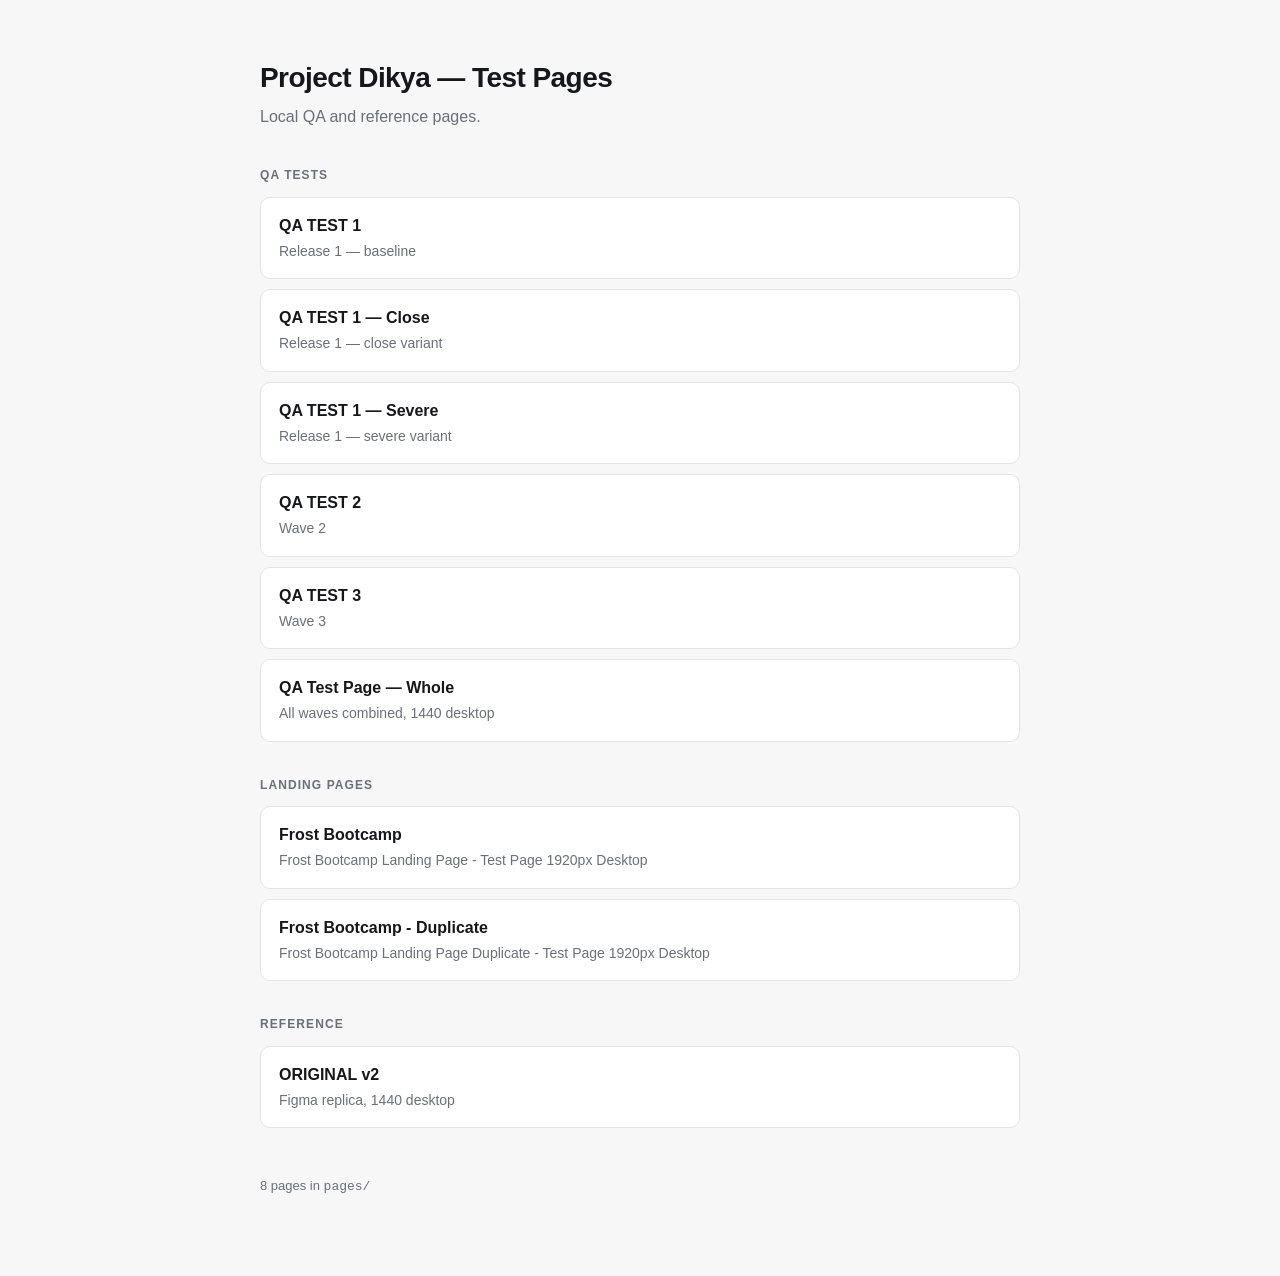
<file: index.html>
<!doctype html>
<html lang="en">
  <head>
    <meta charset="utf-8" />
    <meta name="viewport" content="width=device-width, initial-scale=1" />
    <title>Phantom Specter — Test Pages</title>
    <style>
      :root {
        --bg: #f7f7f8;
        --card: #ffffff;
        --text: #16171a;
        --muted: #6b6f76;
        --line: #e3e4e8;
        --accent: #3b5bdb;
      }
      @media (prefers-color-scheme: dark) {
        :root {
          --bg: #131417;
          --card: #1b1d21;
          --text: #ececee;
          --muted: #9a9ea6;
          --line: #2b2e34;
          --accent: #8da2fb;
        }
      }
      * {
        box-sizing: border-box;
      }
      body {
        margin: 0;
        padding: 56px 24px 80px;
        background: var(--bg);
        color: var(--text);
        font:
          16px/1.55 -apple-system,
          BlinkMacSystemFont,
          "Segoe UI",
          Roboto,
          Helvetica,
          Arial,
          sans-serif;
      }
      main {
        max-width: 760px;
        margin: 0 auto;
      }
      h1 {
        font-size: 28px;
        margin: 0 0 6px;
        letter-spacing: -0.02em;
      }
      .lede {
        color: var(--muted);
        margin: 0 0 36px;
      }
      h2 {
        font-size: 12px;
        text-transform: uppercase;
        letter-spacing: 0.09em;
        color: var(--muted);
        font-weight: 600;
        margin: 34px 0 12px;
      }
      ul {
        list-style: none;
        margin: 0;
        padding: 0;
        display: grid;
        gap: 10px;
      }
      a.card {
        display: block;
        padding: 16px 18px;
        background: var(--card);
        border: 1px solid var(--line);
        border-radius: 10px;
        text-decoration: none;
        color: inherit;
        transition:
          border-color 0.15s ease,
          transform 0.15s ease;
      }
      a.card:hover {
        border-color: var(--accent);
        transform: translateY(-1px);
      }
      a.card:focus-visible {
        outline: 2px solid var(--accent);
        outline-offset: 2px;
      }
      .name {
        font-weight: 600;
      }
      .desc {
        color: var(--muted);
        font-size: 14px;
        margin-top: 2px;
      }
      footer {
        margin-top: 48px;
        color: var(--muted);
        font-size: 13px;
      }
    </style>
  </head>
  <body>
    <main>
      <h1>Project Dikya — Test Pages</h1>
      <p class="lede">Local QA and reference pages.</p>

      <h2>QA Tests</h2>
      <ul>
        <li>
          <a class="card" href="pages/QA%20TEST%201.html">
            <div class="name">QA TEST 1</div>
            <div class="desc">Release 1 — baseline</div>
          </a>
        </li>
        <li>
          <a class="card" href="pages/QA%20TEST%201%20-%20close.html">
            <div class="name">QA TEST 1 — Close</div>
            <div class="desc">Release 1 — close variant</div>
          </a>
        </li>
        <li>
          <a class="card" href="pages/QA%20TEST%201%20-%20severe.html">
            <div class="name">QA TEST 1 — Severe</div>
            <div class="desc">Release 1 — severe variant</div>
          </a>
        </li>
        <li>
          <a class="card" href="pages/QA%20TEST%202.html">
            <div class="name">QA TEST 2</div>
            <div class="desc">Wave 2</div>
          </a>
        </li>
        <li>
          <a class="card" href="pages/QA%20TEST%203.html">
            <div class="name">QA TEST 3</div>
            <div class="desc">Wave 3</div>
          </a>
        </li>
        <li>
          <a class="card" href="pages/QA%20TEST%20PAGE%20WHOLE.html">
            <div class="name">QA Test Page — Whole</div>
            <div class="desc">All waves combined, 1440 desktop</div>
          </a>
        </li>
      </ul>

      <h2>Landing Pages</h2>
      <ul>
        <li>
          <a class="card" href="pages/frost-bootcamp/main.html">
            <div class="name">Frost Bootcamp</div>
            <div class="desc">
              Frost Bootcamp Landing Page - Test Page 1920px Desktop
            </div>
          </a>
        </li>

        <li>
          <a class="card" href="pages/frost-bootcamp/duplicate.html">
            <div class="name">Frost Bootcamp - Duplicate</div>
            <div class="desc">
              Frost Bootcamp Landing Page Duplicate - Test Page 1920px Desktop
            </div>
          </a>
        </li>
      </ul>

      <h2>Reference</h2>
      <ul>
        <li>
          <a class="card" href="pages/ORIGINAL%20v2.html">
            <div class="name">ORIGINAL v2</div>
            <div class="desc">Figma replica, 1440 desktop</div>
          </a>
        </li>
      </ul>

      <footer>8 pages in <code>pages/</code></footer>
    </main>
  </body>
</html>
</file>
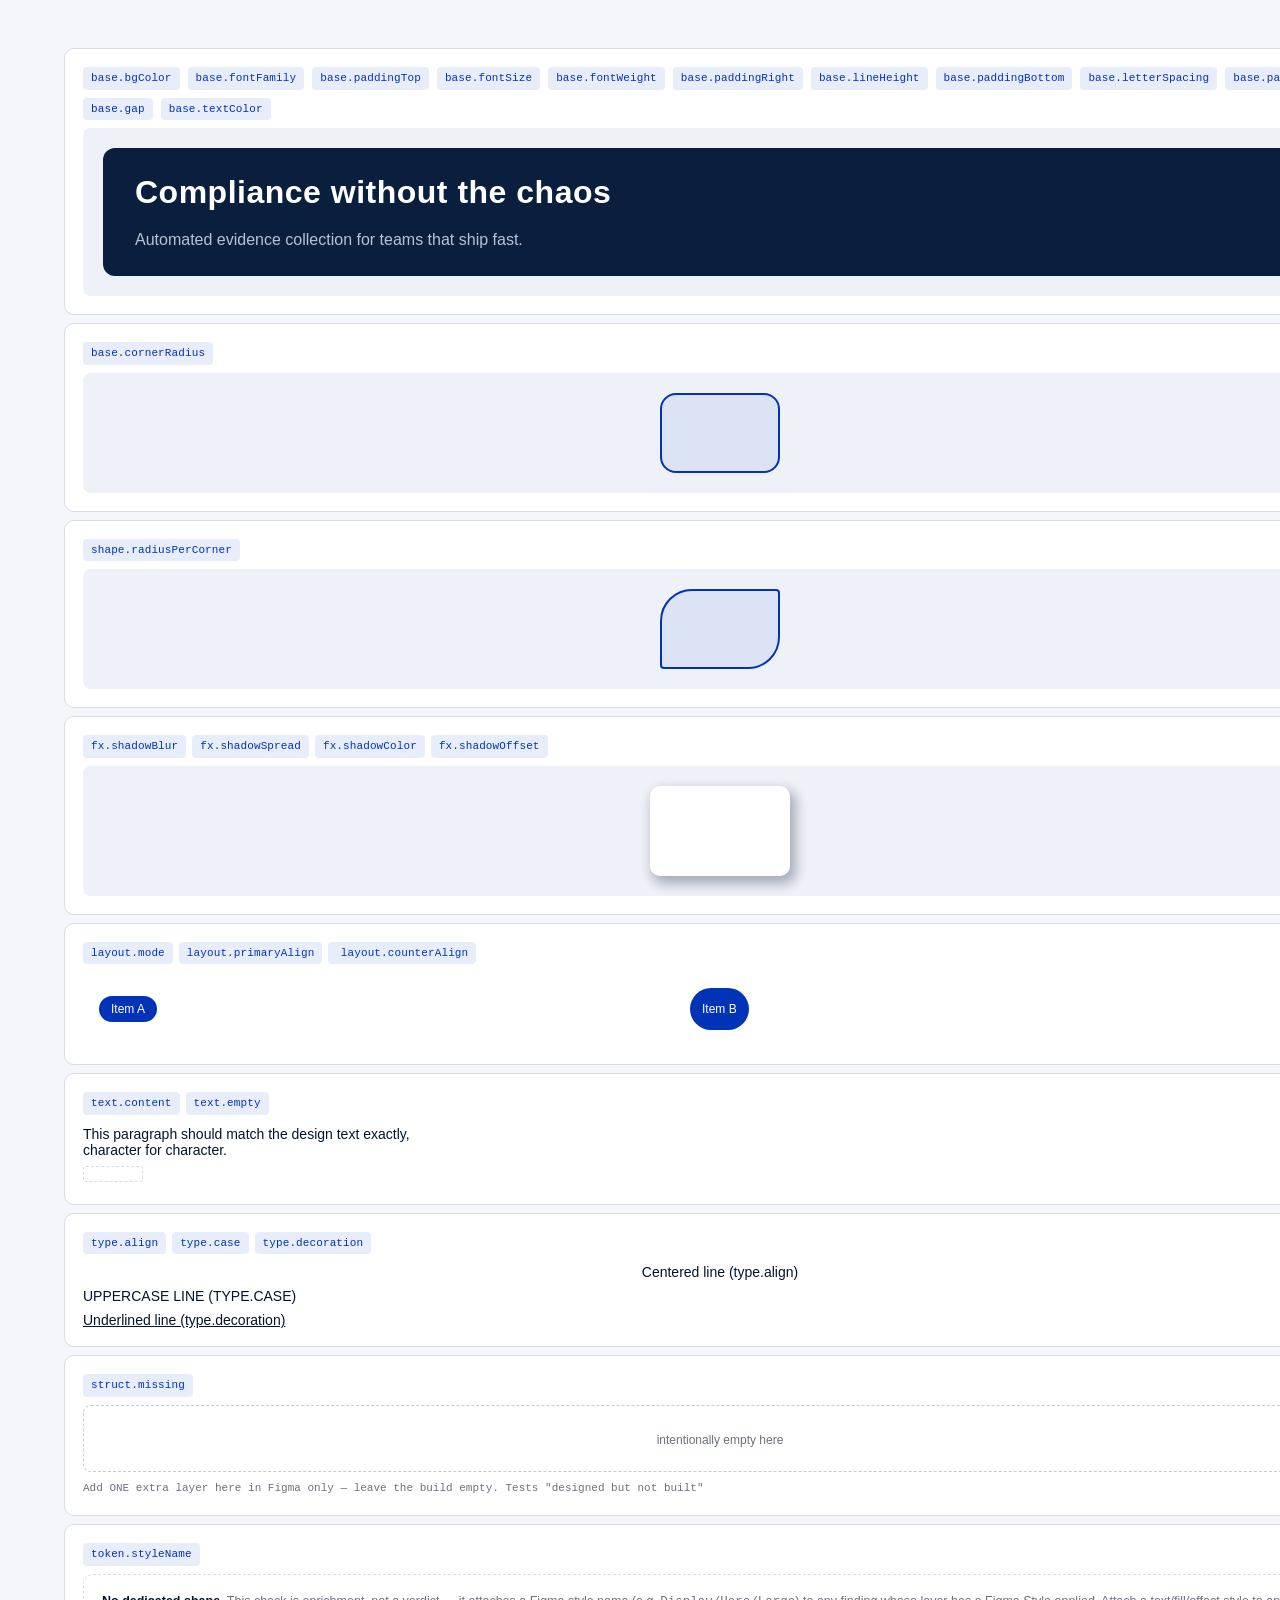
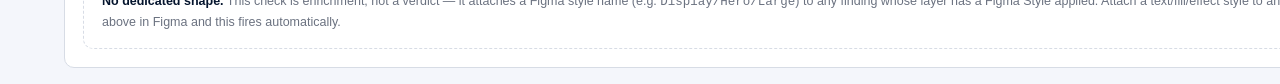
<file: pages/ORIGINAL v2.html>
<!doctype html>
<html lang="en">
  <head>
    <meta charset="UTF-8" />
    <title>ORIGINAL v2 — Figma replica (1440 Desktop)</title>
    <style>
      /* ==================================================================
     Replica of Figma node 150:1514 "ORIGINAL v2"
     Project Dikya — file pBEFZHOeLXhB2XAfQ7YeYZ
     Frame 1440 x 1688.4 · Section pt48/px64/pb16 · Container 1312, gap 8
     ================================================================== */
      :root {
        --navy: #04142d; /* color/azure/10   — Black Pearl      */
        --muted: #6b7280; /* color/grey/46    — Pale Sky         */
        --line: #d7dce5; /* color/azure/87   — Geyser           */
        --line-grey: #c7cad1; /* color/grey/80    — Ghost            */
        --bg: #f4f6fb; /* page background                     */
        --card: #ffffff; /* color/white/solid                   */
        --stage: #eef1f7; /* color/grey/95-2  — Catskill White   */
        --r1: #0033b8; /* color/azure/36   — Intl Klein Blue  */
        --r1bg: #e8edfc; /* color/grey/95    — Selago           */
        --hero: #0a1f3d; /* color/azure/14   — Downriver        */
        --hero-sub: #b9c2d6; /* color/casper                        */
        --shape: #dce3f5; /* color/grey/91    — Link Water       */
      }
      * {
        box-sizing: border-box;
      }
      body {
        margin: 0;
        background: #f4f6fb;
        font-family: Arial, Helvetica, sans-serif;
        color: var(--navy);
      }
      .page {
        width: 1440px;
        margin: 0 auto;
        background: var(--bg);
      }

      /* ---------- Section 150:1521 / Container 150:1528 ---------- */
      .section {
        padding: 48px 64px 16px 64px;
      }
      .container {
        display: flex;
        flex-direction: column;
        align-items: flex-start;
        gap: 8px;
        width: 100%;
      }

      /* ---------- card chrome — "Background+Border" ---------- */
      .test {
        width: 100%;
        background: var(--card);
        border: 1px solid var(--line);
        border-radius: 10px;
        padding: 18px;
        display: flex;
        flex-direction: column;
        align-items: flex-start;
        gap: 8px;
      }

      /* ---------- token chips ---------- */
      .taglist {
        display: flex;
        flex-wrap: wrap;
        align-items: center;
        align-content: center;
        gap: 8px;
        width: 100%;
      }
      .taglist.tight {
        /* cards 4-7: gap 6px, no wrap, top aligned */
        flex-wrap: nowrap;
        align-items: flex-start;
        align-content: flex-start;
        gap: 6px;
      }
      .tag {
        display: inline-flex;
        align-items: flex-start;
        background: var(--r1bg);
        color: var(--r1);
        font:
          400 11px/16.5px "Courier New",
          monospace;
        letter-spacing: 0.11px;
        padding: 3px 8px;
        border-radius: 4px;
        white-space: nowrap;
      }
      .tag.pad-left {
        padding-left: 12.45px;
      } /* layout.counterAlign chip in Figma */

      /* ---------- stage — "Background" ---------- */
      .stage {
        width: 100%;
        background: var(--stage);
        border-radius: 8px;
        padding: 20px;
        min-height: 80px;
        display: flex;
        align-items: center;
        justify-content: center;
      }

      /* 1 — base.* baseline card (150:1556) */
      .baseline-card {
        flex: 1 0 0;
        min-width: 1px;
        background: var(--hero); /* base.bgColor */
        border-radius: 12px;
        padding: 24px 32px; /* base.paddingTop/Right/Bottom/Left */
        display: flex;
        flex-direction: column;
        align-items: flex-start;
        gap: 16px; /* base.gap */
      }
      .baseline-card .headline {
        margin: 0;
        width: 100%;
        font-family: Arial, sans-serif; /* base.fontFamily */
        font-size: 32px; /* base.fontSize */
        font-weight: 700; /* base.fontWeight */
        line-height: 40px; /* base.lineHeight */
        letter-spacing: 0.5px; /* base.letterSpacing */
        color: #ffffff; /* base.textColor */
      }
      .baseline-card .sub {
        margin: 0;
        width: 100%;
        font-size: 16px;
        font-weight: 400;
        line-height: 24px;
        color: var(--hero-sub);
      }

      /* 2 — base.cornerRadius (150:1568) */
      .radius-uniform {
        width: 120px;
        height: 80px;
        background: var(--shape);
        border: 2px solid var(--r1);
        border-radius: 16px;
      }

      /* 3 — shape.radiusPerCorner (150:1576) */
      .radius-percorner {
        width: 120px;
        height: 80px;
        background: var(--shape);
        border: 2px solid var(--r1);
        border-radius: 32px 4px 32px 4px; /* tl tr br bl */
      }

      /* 4 — fx.shadow* (150:1590 / 150:1591) */
      .shadow-wrap {
        width: 140px;
        height: 90px;
        background: var(--card);
        border-radius: 10px;
        display: flex;
        flex-direction: column;
        align-items: center;
        justify-content: center;
      }
      .shadow-box {
        width: 140px;
        height: 90px;
        background: rgba(255, 255, 255, 0);
        border-radius: 10px;
        box-shadow: 4px 6px 12px 2px rgba(4, 20, 45, 0.3); /* offset 4/6 · blur 12 · spread 2 */
      }

      /* 5 — layout.* (150:1602) */
      .flex-row {
        width: 100%;
        background: var(--card);
        border-radius: 8px;
        padding: 16px;
        display: flex;
        flex-direction: row; /* layout.mode */
        justify-content: space-between; /* layout.primaryAlign */
        align-items: center; /* layout.counterAlign */
      }
      .chip {
        display: flex;
        flex-direction: column;
        align-items: flex-start;
        background: var(--r1);
        color: #ffffff;
        font-size: 12px;
        line-height: normal;
        padding: 6px 12px;
        border-radius: 100px;
        white-space: nowrap;
      }
      .chip.tall {
        padding: 14px 12px;
      }

      /* 6 — text.content / text.empty (150:1617) */
      .text-block {
        width: 100%;
        display: flex;
        flex-direction: column;
        align-items: flex-start;
        gap: 8px;
        padding-top: 3.2px;
        padding-bottom: 4px;
      }
      .text-block p {
        margin: 0;
        width: 100%;
        font-size: 14px;
        line-height: normal;
        color: var(--navy);
      }
      .text-empty-marker {
        display: block;
        width: 60px;
        height: 16px;
        min-width: 60px;
        min-height: 16px;
        border: 1px dashed var(--line);
        border-radius: 3px;
      }

      /* 7 — type.align / type.case / type.decoration */
      .type-row {
        width: 100%;
        display: flex;
        flex-direction: column;
        align-items: flex-start;
      }
      .type-row.centered {
        align-items: center;
        padding-top: 2px;
      }
      .type-line {
        margin: 0;
        width: 100%;
        font-size: 14px;
        line-height: normal;
        color: var(--navy);
      }
      .align-demo {
        width: auto;
        text-align: center;
        white-space: nowrap;
      } /* type.align */
      .case-demo {
        text-transform: uppercase;
      } /* type.case */
      .decoration-demo {
        text-decoration: underline;
      } /* type.decoration */

      /* 8 — struct.missing (161:24 / 161:26) */
      .missing-box {
        width: 100%;
        height: 67.2px;
        border: 1px dashed var(--line-grey);
        border-radius: 8px;
        display: flex;
        align-items: center;
        justify-content: center;
        padding-top: 3.2px;
        font-size: 12px;
        line-height: normal;
        color: var(--muted);
        text-align: center;
      }
      .missing-note {
        margin: 0;
        font:
          400 11px/17.6px "Courier New",
          monospace;
        color: var(--muted);
        white-space: nowrap;
      }

      /* 9 — token.styleName (150:1658) */
      .style-card {
        width: 100%;
        background: var(--card);
        border: 1px dashed var(--line);
        border-radius: 10px;
        padding: 16px 18px;
        display: flex;
        flex-direction: column;
        align-items: flex-start;
      }
      .style-card p {
        margin: 0;
        font-size: 12.5px;
        line-height: 20px;
        color: var(--muted);
        white-space: nowrap;
      }
      .style-card b {
        font-weight: 700;
        color: var(--navy);
      }
      .style-card code {
        font-family: Consolas, "Courier New", monospace;
        font-size: 12.5px;
      }
    </style>
  </head>
  <body>
    <div class="page">
      <section class="section">
        <div class="container">
          <!-- 1 — base.* -->
          <div class="test">
            <div class="taglist">
              <span class="tag">base.bgColor</span
              ><span class="tag">base.fontFamily</span>
              <span class="tag">base.paddingTop</span
              ><span class="tag">base.fontSize</span>
              <span class="tag">base.fontWeight</span
              ><span class="tag">base.paddingRight</span>
              <span class="tag">base.lineHeight</span
              ><span class="tag">base.paddingBottom</span>
              <span class="tag">base.letterSpacing</span
              ><span class="tag">base.paddingLeft</span>
              <span class="tag">base.gap</span
              ><span class="tag">base.textColor</span>
            </div>
            <div class="stage">
              <div class="baseline-card">
                <h3 class="headline">Compliance without the chaos</h3>
                <p class="sub">
                  Automated evidence collection for teams that ship fast.
                </p>
              </div>
            </div>
          </div>

          <!-- 2 — base.cornerRadius -->
          <div class="test">
            <div class="taglist">
              <span class="tag">base.cornerRadius</span>
            </div>
            <div class="stage"><div class="radius-uniform"></div></div>
          </div>

          <!-- 3 — shape.radiusPerCorner -->
          <div class="test">
            <div class="taglist">
              <span class="tag">shape.radiusPerCorner</span>
            </div>
            <div class="stage"><div class="radius-percorner"></div></div>
          </div>

          <!-- 4 — fx.shadow* -->
          <div class="test">
            <div class="taglist tight">
              <span class="tag">fx.shadowBlur</span
              ><span class="tag">fx.shadowSpread</span>
              <span class="tag">fx.shadowColor</span
              ><span class="tag">fx.shadowOffset</span>
            </div>
            <div class="stage">
              <div class="shadow-wrap"><div class="shadow-box"></div></div>
            </div>
          </div>

          <!-- 5 — layout.* -->
          <div class="test">
            <div class="taglist tight">
              <span class="tag">layout.mode</span
              ><span class="tag">layout.primaryAlign</span>
              <span class="tag pad-left">layout.counterAlign</span>
            </div>
            <div class="flex-row">
              <span class="chip">Item A</span>
              <span class="chip tall">Item B</span>
              <span class="chip">Item C</span>
            </div>
          </div>

          <!-- 6 — text.content / text.empty -->
          <div class="test">
            <div class="taglist tight">
              <span class="tag">text.content</span
              ><span class="tag">text.empty</span>
            </div>
            <div class="text-block">
              <p>
                This paragraph should match the design text exactly,<br />character
                for character.
              </p>
              <span
                class="text-empty-marker"
                title="intentionally empty text node"
              ></span>
            </div>
          </div>

          <!-- 7 — type.align / type.case / type.decoration -->
          <div class="test">
            <div class="taglist tight">
              <span class="tag">type.align</span
              ><span class="tag">type.case</span>
              <span class="tag">type.decoration</span>
            </div>
            <div class="type-row centered">
              <p class="type-line align-demo">Centered line (type.align)</p>
            </div>
            <div class="type-row">
              <p class="type-line case-demo">uppercase line (type.case)</p>
            </div>
            <div class="type-row">
              <p class="type-line decoration-demo">
                Underlined line (type.decoration)
              </p>
            </div>
          </div>

          <!-- 8 — struct.missing -->
          <div class="test">
            <div class="taglist"><span class="tag">struct.missing</span></div>
            <div class="missing-box">intentionally empty here</div>
            <p class="missing-note">
              Add ONE extra layer here in Figma only &mdash; leave the build
              empty. Tests "designed but not built"
            </p>
          </div>

          <!-- 9 — token.styleName -->
          <div class="test">
            <div class="taglist"><span class="tag">token.styleName</span></div>
            <div class="style-card">
              <p>
                <b>No dedicated shape.</b> This check is enrichment, not a
                verdict &mdash; it attaches a Figma style name (e.g.
                <code>Display/Hero/Large</code>) to any finding whose layer has
                a Figma Style applied. Attach a text/fill/effect style to any
                layer<br />above in Figma and this fires automatically.
              </p>
            </div>
          </div>
        </div>
      </section>
    </div>
  </body>
</html>
</file>
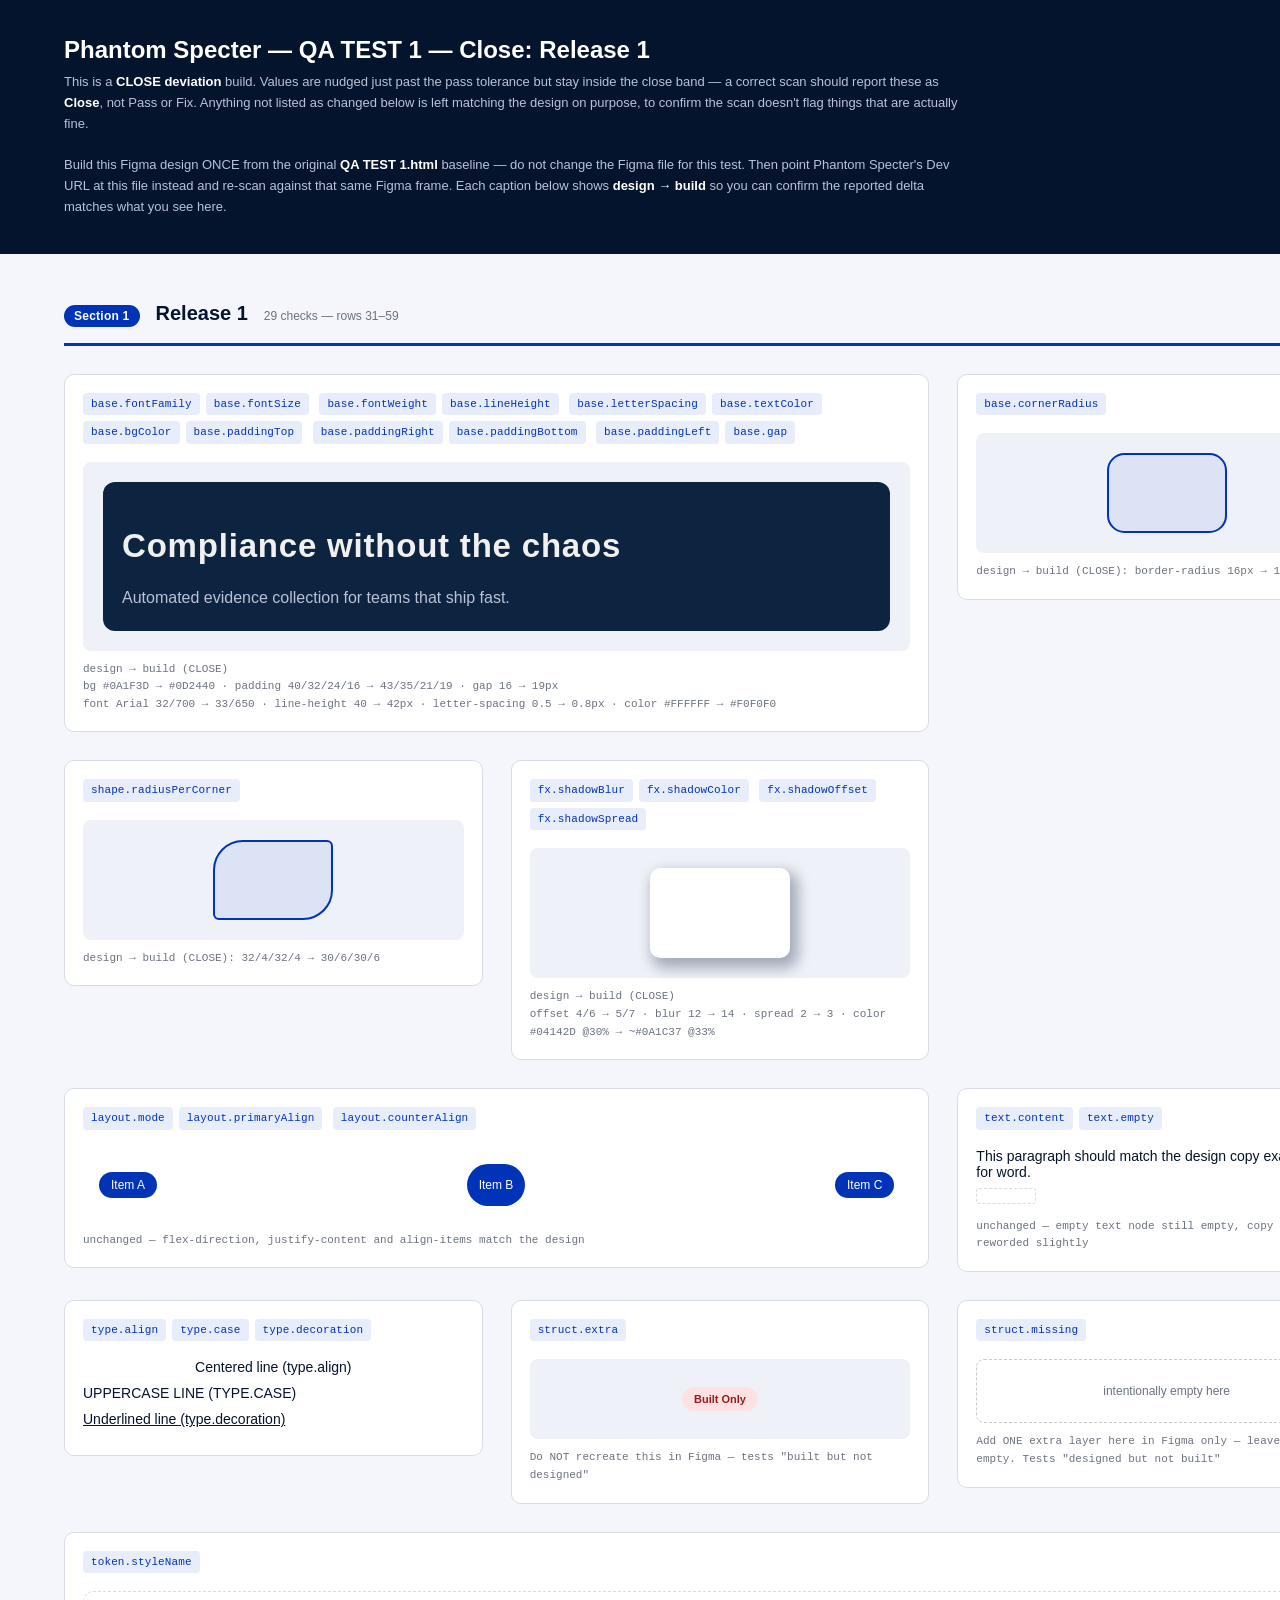
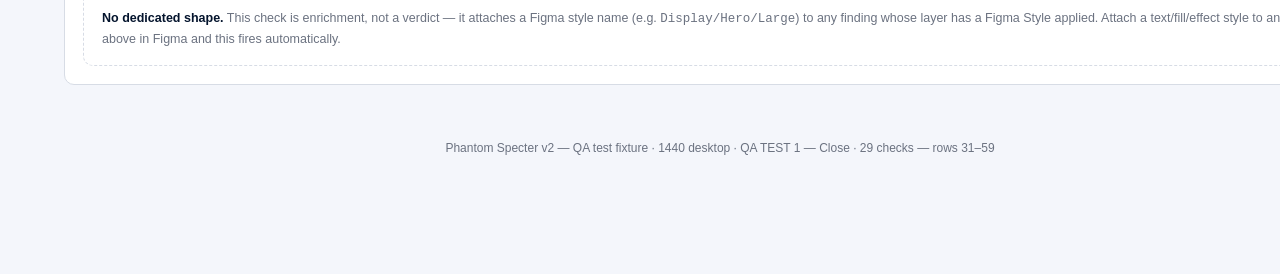
<file: pages/QA TEST 1 - close.html>
<!DOCTYPE html>
<html lang="en">
<head>
<meta charset="UTF-8">
<title>Phantom Specter — QA TEST 1 — Close (Release 1)</title>
<style>
  :root{
    --navy:#04142D;
    --muted:#6B7280;
    --line:#D7DCE5;
    --bg:#F4F6FB;
    --card:#FFFFFF;
    --r1:#0033B8;      /* Release 1 accent */
    --r1bg:#E8EDFC;
    --w2:#7C3AED;      /* Wave 2 accent */
    --w2bg:#F1E9FE;
    --w3:#EA580C;      /* Wave 3 accent */
    --w3bg:#FDECE1;
  }
  *{box-sizing:border-box;}
  body{
    margin:0;
    background:#DCE0EA;
    font-family:Arial, Helvetica, sans-serif;
    color:var(--navy);
  }
  .page{
    width:1440px;
    margin:0 auto;
    background:var(--bg);
    padding:0 0 120px 0;
  }

  /* ---------- top banner ---------- */
  .banner{
    background:var(--navy);
    color:#fff;
    padding:36px 64px;
  }
  .banner h1{
    margin:0 0 8px 0;
    font-size:24px;
  }
  .banner p{
    margin:0;
    max-width:900px;
    font-size:13px;
    line-height:1.6;
    color:#B9C2D6;
  }
  .banner p b{ color:#fff; }

  /* ---------- section chrome ---------- */
  .section{ padding:48px 64px 16px 64px; }
  .section-head{
    display:flex;
    align-items:baseline;
    gap:16px;
    margin-bottom:28px;
    padding-bottom:16px;
    border-bottom:3px solid var(--accent);
  }
  .section-head .badge{
    font-size:12px;
    font-weight:700;
    color:#fff;
    background:var(--accent);
    padding:4px 10px;
    border-radius:100px;
    letter-spacing:.02em;
  }
  .section-head h2{ margin:0; font-size:20px; }
  .section-head .count{ font-size:12px; color:var(--muted); }
  .section-1{ --accent:var(--r1); }
  .section-2{ --accent:var(--w2); }
  .section-3{ --accent:var(--w3); }

  .grid{
    display:grid;
    grid-template-columns:repeat(3, 1fr);
    gap:28px;
    align-items:start;
  }
  .grid.wide{ grid-template-columns:repeat(2, 1fr); }

  /* ---------- test block chrome ---------- */
  .test{
    background:var(--card);
    border:1px solid var(--line);
    border-radius:10px;
    padding:18px;
  }
  .test.span2{ grid-column:span 2; }
  .test.span3{ grid-column:span 3; }
  .tag{
    display:inline-block;
    font:11px/1.5 "Courier New", monospace;
    text-transform:none;
    letter-spacing:.01em;
    color:var(--accent);
    background:var(--accent-bg);
    padding:3px 8px;
    border-radius:4px;
    margin:0 6px 6px 0;
  }
  .section-1 .tag{ --accent-bg:var(--r1bg); }
  .section-2 .tag{ --accent-bg:var(--w2bg); }
  .section-3 .tag{ --accent-bg:var(--w3bg); }
  .taglist{ margin-bottom:12px; }
  .stage{
    background:#EEF1F7;
    border-radius:8px;
    padding:20px;
    min-height:80px;
    display:flex;
    align-items:center;
    justify-content:center;
  }
  .spec{
    margin-top:10px;
    font:11px/1.6 "Courier New", monospace;
    color:var(--muted);
    white-space:pre-wrap;
  }
  .note{
    border:1.5px dashed var(--line);
    border-radius:10px;
    padding:16px 18px;
    color:var(--muted);
    font-size:12.5px;
    line-height:1.6;
    background:#fff;
  }
  .note b{ color:var(--navy); }

  /* ==================================================================
     SECTION 1 — RELEASE 1 test shapes
     ================================================================== */

  /* 1.1 Baseline Card — base.fontFamily/fontSize/fontWeight/lineHeight/
        letterSpacing/textColor/bgColor/paddingT-R-B-L/gap */
  .baseline-card{
    width:100%;
    background:#0D2440;         /* base.bgColor — CLOSE: subtle shift */
    padding:43px 35px 21px 19px; /* T R B L — CLOSE: each ~3px off */
    border-radius:12px;          /* base.cornerRadius (uniform) also visible here */
    display:flex;
    flex-direction:column;
    gap:19px;                    /* base.gap — CLOSE: 19px vs 16px */
  }
  .baseline-card .headline{
    margin:0;
    font-family:Arial, sans-serif;   /* base.fontFamily */
    font-size:33px;                  /* base.fontSize — CLOSE: 33px vs 32px */
    font-weight:650;                 /* base.fontWeight — CLOSE: 650 vs 700 */
    line-height:42px;                /* base.lineHeight — CLOSE: 42px vs 40px */
    letter-spacing:0.8px;            /* base.letterSpacing — CLOSE: 0.8px vs 0.5px */
    color:#F0F0F0;                   /* base.textColor — CLOSE: off-white */
  }
  .baseline-card .sub{
    margin:0;
    font-family:Arial, sans-serif;
    font-size:16px;
    font-weight:400;
    line-height:24px;
    color:#B9C2D6;
  }

  /* 1.2 Corner radius — uniform */
  .radius-uniform{
    width:120px; height:80px;
    background:#DCE3F5;
    border:2px solid var(--r1);
    border-radius:17.5px; /* base.cornerRadius — CLOSE: 17.5px vs 16px */
  }

  /* 1.3 Corner radius — per corner */
  .radius-percorner{
    width:120px; height:80px;
    background:#DCE3F5;
    border:2px solid var(--r1);
    border-radius:30px 6px 30px 6px; /* shape.radiusPerCorner — CLOSE: each ~2px off */
  }

  /* 1.4 Shadow box */
  .shadow-box{
    width:140px; height:90px;
    background:#fff;
    border-radius:10px;
    box-shadow:5px 7px 14px 3px rgba(10,28,55,0.33); /* CLOSE: small nudge on every value */
  }

  /* 1.5 Flex row — mode / primary / counter align */
  .flex-row{
    width:100%;
    display:flex;
    flex-direction:row;             /* layout.mode */
    justify-content:space-between;  /* layout.primaryAlign */
    align-items:center;             /* layout.counterAlign */
    background:#fff;
    border-radius:8px;
    padding:16px;
  }
  .chip{ background:var(--r1); color:#fff; font-size:12px; padding:6px 12px; border-radius:100px; }
  .chip.tall{ padding:14px 12px; }

  /* 1.6 text content / empty */
  .text-content p{ margin:0 0 8px 0; font-size:14px; }
  .text-empty-marker{
    display:inline-block; min-width:60px; min-height:16px;
    border:1px dashed var(--line); border-radius:3px;
  }

  /* 1.7 align / case / decoration */
  .type-line{ font-size:14px; margin:0 0 10px 0; }
  .align-demo{ text-align:center; }      /* type.align */
  .case-demo{ text-transform:uppercase; } /* type.case */
  .decoration-demo{ text-decoration:underline; } /* type.decoration */

  /* 1.8 extra element */
  .extra-badge{
    display:inline-block;
    background:#FEE2E2; color:#991B1B;
    font-size:11px; font-weight:700;
    padding:6px 12px; border-radius:100px;
  }

  /* 1.9 missing placeholder */
  .missing-box{
    height:64px;
    border:1.5px dashed #C7CAD1;
    border-radius:8px;
    display:flex; align-items:center; justify-content:center;
    color:var(--muted); font-size:12px;
  }

  /* ==================================================================
     SECTION 2 — WAVE 2 test shapes
     ================================================================== */

  /* 2.1 image fit */
  .img-fit-frame{
    width:160px; height:90px;
    overflow:hidden;
    border-radius:8px;
  }
  .img-fit-frame img{
    width:100%; height:100%;
    object-fit:cover; /* fill.imageScaleMode */
    display:block;
  }

  /* 2.2 hidden fill */
  .hidden-fill-box{
    width:140px; height:80px;
    background-color:#EAD9FF; /* fill.visible */
    border-radius:8px;
  }

  /* 2.3 background blur */
  .blur-stage{
    position:relative;
    width:100%; height:110px;
    border-radius:10px;
    background:linear-gradient(135deg,#7C3AED,#0033B8,#EA580C);
    overflow:hidden;
  }
  .blur-panel{
    position:absolute; inset:16px 40px;
    background:rgba(255,255,255,0.35);
    backdrop-filter:blur(12px);   /* fx.backgroundBlur */
    -webkit-backdrop-filter:blur(12px);
    border-radius:8px;
    display:flex; align-items:center; justify-content:center;
    color:#fff; font-size:11px; font-weight:700;
  }

  /* 2.4 inner shadow */
  .inner-shadow-box{
    width:140px; height:80px;
    background:#EDEFF5;
    border-radius:8px;
    box-shadow:inset 0 0 12px rgba(4,20,45,0.35); /* fx.innerShadow */
  }

  /* 2.5 layer blur */
  .blur-circle-stage{ display:flex; align-items:center; justify-content:center; }
  .blur-circle{
    width:70px; height:70px; border-radius:50%;
    background:var(--w2);
    filter:blur(6px); /* fx.layerBlur */
  }

  /* 2.6 stacked shadows */
  .stack-shadow-box{
    width:110px; height:70px;
    background:#fff;
    border-radius:8px;
    box-shadow:
      3px 3px 0 #0033B8,
      6px 6px 0 #7C3AED,
      9px 9px 0 #EA580C; /* fx.shadowCount */
    margin:0 auto;
  }

  /* 2.7 absolute position */
  .abs-parent{
    position:relative;
    width:100%; height:90px;
    background:#fff;
    border-radius:8px;
  }
  .abs-child{
    position:absolute; /* layout.absolute */
    top:12px; right:12px;
    background:var(--w2); color:#fff;
    font-size:11px; padding:4px 10px; border-radius:100px;
  }

  /* 2.8 clip content */
  .clip-parent{
    width:100%; height:70px;
    overflow:hidden;  /* layout.clips */
    background:#fff;
    border-radius:8px;
    position:relative;
  }
  .clip-child{
    width:120px; height:120px;
    background:var(--w2bg);
    border:2px solid var(--w2);
    border-radius:8px;
    position:absolute; left:20px; top:20px;
  }

  /* 2.9 wrap + row-gap */
  .wrap-row{
    display:flex;
    flex-wrap:wrap;        /* layout.wrap */
    row-gap:16px;          /* layout.counterGap */
    column-gap:8px;
    width:260px;
  }
  .wrap-chip{ background:var(--w2); color:#fff; font-size:11px; padding:6px 10px; border-radius:100px; }

  /* 2.10 min/max */
  .minmax-box{
    min-width:100px; max-width:220px;
    min-height:50px; max-height:90px;
    width:60%;
    background:#fff; border:2px dashed var(--w2);
    border-radius:8px;
    display:flex; align-items:center; justify-content:center;
    font-size:11px; color:var(--muted); text-align:center; padding:8px;
  }

  /* 2.11 repeated items */
  .repeat-row{ display:flex; gap:12px; }
  .repeat-card{
    width:70px; height:70px;
    background:#fff; border-radius:8px;
    border:1px solid var(--line);
  }

  /* 2.12 hidden shipped */
  .hidden-shipped-box{
    width:140px; height:70px;
    background:var(--w2bg);
    border:1px solid var(--w2);
    border-radius:8px;
  }

  /* 2.13 type style panel */
  .type-panel p{ margin:0 0 10px 0; }
  .italic-line{ font-style:italic; font-size:13px; }               /* type.italic */
  .clamp-line{
    font-size:12px; margin:0 0 10px 0;
    display:-webkit-box;
    -webkit-line-clamp:2;                 /* type.maxLines */
    -webkit-box-orient:vertical;
    overflow:hidden;
  }
  .truncate-line{
    font-size:12px;
    white-space:nowrap; overflow:hidden;
    text-overflow:ellipsis;               /* type.truncation */
    width:100%;
  }
  .para-a, .para-b{ font-size:12px; margin-top:14px; }             /* type.paragraphSpacing (margin-block) */
  .valign-box{
    height:56px; display:flex; align-items:center;                /* type.valign */
    background:#F4F6FB; border-radius:6px; padding:0 10px;
    font-size:12px;
  }

  /* 2.14 blend mode */
  .blend-stage{ position:relative; height:80px; }
  .blend-a, .blend-b{
    position:absolute; width:60px; height:60px; border-radius:50%;
  }
  .blend-a{ background:#0033B8; left:30px; top:10px; }
  .blend-b{ background:#EA580C; left:70px; top:10px; mix-blend-mode:multiply; } /* fill.blendMode */

  /* 2.15 gradient fill */
  .gradient-box{
    width:100%; height:80px; border-radius:8px;
    background:linear-gradient(135deg, #0033B8 0%, #7C3AED 100%); /* fill.gradientType + gradientStops */
  }

  /* 2.16 copy length */
  .length-text{ font-size:13px; line-height:1.5; }

  /* 2.17 grow / self-align */
  .grow-row{ display:flex; align-items:flex-start; gap:8px; width:100%; height:70px; background:#fff; border-radius:8px; padding:10px; }
  .grow-item{ background:var(--w2bg); border:1px solid var(--w2); border-radius:6px; padding:8px; font-size:10px; }
  .grow-fill{ flex-grow:1; }             /* layout.grow */
  .grow-end{ align-self:flex-end; }      /* layout.selfAlign */

  /* 2.18 sizing modes */
  .sizing-row{ display:flex; gap:10px; width:100%; }
  .size-hug{ width:fit-content; }        /* layout.sizingH: hug */
  .size-fill{ width:100%; }              /* layout.sizingH: fill */
  .size-fixed{ width:180px; }            /* layout.sizingH: fixed */
  .size-box{ background:var(--w2bg); border:1px solid var(--w2); border-radius:6px; padding:10px 14px; font-size:10px; white-space:nowrap; }

  /* 2.19 aspect ratio */
  .aspect-box{
    width:180px;
    aspect-ratio:16/9;  /* shape.aspectRatio */
    background:var(--w2bg);
    border:1px solid var(--w2);
    border-radius:8px;
  }

  /* 2.20 reading order */
  .order-row{ display:flex; gap:10px; }
  .order-chip{ background:#fff; border:1px solid var(--line); border-radius:6px; padding:10px 14px; font-size:13px; font-weight:700; }
  .order-1{ order:3; }  /* struct.order — DOM order 1,2,3 but visual order scrambled */
  .order-2{ order:1; }
  .order-3{ order:2; }

  /* ==================================================================
     SECTION 3 — WAVE 3 test shapes
     ================================================================== */

  .btn{
    font-family:Arial, sans-serif;
    font-size:14px;
    font-weight:700;
    padding:12px 22px;
    border-radius:8px;
    border:none;
    cursor:pointer;
    transition:background-color 0.2s ease, transform 0.15s ease; /* state.transition */
  }
  .btn-primary{
    background:var(--r1); color:#fff;
  }
  .btn-primary:hover{ background:#00268F; }        /* state.hover */
  .btn-primary:active{ background:#001A66; transform:translateY(1px); } /* state.pressed */
  .btn-primary:focus-visible{ outline:3px solid #93B4FF; outline-offset:2px; } /* state.focus */
  .btn-primary:disabled{ background:#A9B4C9; cursor:not-allowed; }         /* state.disabled */

  .btn-secondary{
    background:#fff; color:var(--r1); border:2px solid var(--r1);
  }
  .btn-secondary:hover{ background:var(--r1bg); }
  .btn-tertiary{
    background:transparent; color:var(--r1); text-decoration:underline; padding:12px 8px;
  }

  .btn-row{ display:flex; gap:14px; align-items:center; flex-wrap:wrap; }

  .grid-layout{
    display:grid;
    grid-template-columns:repeat(2, 1fr); /* layout.grid */
    grid-template-rows:repeat(2, 1fr);
    gap:10px;
    width:180px; height:140px;
  }
  .grid-cell{ background:var(--w3bg); border:1px solid var(--w3); border-radius:6px; }

  @media (max-width:767px){
    .presence-box{ display:none; } /* rwd.presence — hides at Mobile breakpoint */
  }
  .presence-box{
    width:140px; height:56px;
    background:var(--w3bg); border:1px solid var(--w3); border-radius:8px;
    display:flex; align-items:center; justify-content:center;
    font-size:11px; color:var(--w3);
  }

  footer{ text-align:center; color:var(--muted); font-size:12px; padding:40px 0 0; }
</style>
</head>
<body>
<div class="page">

  <div class="banner">
    <h1>Phantom Specter — QA TEST 1 — Close: Release 1</h1>
    <p>
      This is a <b>CLOSE deviation</b> build. Values are nudged just past the pass tolerance but stay inside the close band — a correct scan should report these as <b>Close</b>, not Pass or Fix. Anything not listed as changed below is left matching the design on purpose, to confirm the scan doesn't flag things that are actually fine.<br><br>
      Build this Figma design ONCE from the original <b>QA TEST 1.html</b> baseline — do not
      change the Figma file for this test. Then point Phantom Specter's Dev URL at this file
      instead and re-scan against that same Figma frame. Each caption below shows
      <b>design → build</b> so you can confirm the reported delta matches what you see here.
    </p>
  </div>

  <section class="section section-1">
    <div class="section-head">
      <span class="badge">Section 1</span>
      <h2>Release 1</h2>
      <span class="count">29 checks — rows 31–59</span>
    </div>

    <div class="grid">

      <div class="test span2">
        <div class="taglist">
          <span class="tag">base.fontFamily</span><span class="tag">base.fontSize</span>
          <span class="tag">base.fontWeight</span><span class="tag">base.lineHeight</span>
          <span class="tag">base.letterSpacing</span><span class="tag">base.textColor</span>
          <span class="tag">base.bgColor</span><span class="tag">base.paddingTop</span>
          <span class="tag">base.paddingRight</span><span class="tag">base.paddingBottom</span>
          <span class="tag">base.paddingLeft</span><span class="tag">base.gap</span>
        </div>
        <div class="stage">
          <div class="baseline-card">
            <h3 class="headline">Compliance without the chaos</h3>
            <p class="sub">Automated evidence collection for teams that ship fast.</p>
          </div>
        </div>
        <div class="spec">design → build (CLOSE)
bg #0A1F3D → #0D2440 · padding 40/32/24/16 → 43/35/21/19 · gap 16 → 19px
font Arial 32/700 → 33/650 · line-height 40 → 42px · letter-spacing 0.5 → 0.8px · color #FFFFFF → #F0F0F0</div>
      </div>

      <div class="test">
        <div class="taglist"><span class="tag">base.cornerRadius</span></div>
        <div class="stage"><div class="radius-uniform"></div></div>
        <div class="spec">design → build (CLOSE): border-radius 16px → 17.5px</div>
      </div>

      <div class="test">
        <div class="taglist"><span class="tag">shape.radiusPerCorner</span></div>
        <div class="stage"><div class="radius-percorner"></div></div>
        <div class="spec">design → build (CLOSE): 32/4/32/4 → 30/6/30/6</div>
      </div>

      <div class="test">
        <div class="taglist">
          <span class="tag">fx.shadowBlur</span><span class="tag">fx.shadowColor</span>
          <span class="tag">fx.shadowOffset</span><span class="tag">fx.shadowSpread</span>
        </div>
        <div class="stage"><div class="shadow-box"></div></div>
        <div class="spec">design → build (CLOSE)
offset 4/6 → 5/7 · blur 12 → 14 · spread 2 → 3 · color #04142D @30% → ~#0A1C37 @33%</div>
      </div>

      <div class="test span2">
        <div class="taglist">
          <span class="tag">layout.mode</span><span class="tag">layout.primaryAlign</span>
          <span class="tag">layout.counterAlign</span>
        </div>
        <div class="flex-row">
          <span class="chip">Item A</span>
          <span class="chip tall">Item B</span>
          <span class="chip">Item C</span>
        </div>
        <div class="spec">unchanged — flex-direction, justify-content and align-items match the design</div>
      </div>

      <div class="test">
        <div class="taglist"><span class="tag">text.content</span><span class="tag">text.empty</span></div>
        <div class="text-content">
          <p>This paragraph should match the design copy exactly, word for word.</p>
          <span class="text-empty-marker" title="intentionally empty text node"></span>
        </div>
        <div class="spec">unchanged — empty text node still empty, copy above reworded slightly</div>
      </div>

      <div class="test">
        <div class="taglist">
          <span class="tag">type.align</span><span class="tag">type.case</span><span class="tag">type.decoration</span>
        </div>
        <p class="type-line align-demo">Centered line (type.align)</p>
        <p class="type-line case-demo">uppercase line (type.case)</p>
        <p class="type-line decoration-demo">Underlined line (type.decoration)</p>
      </div>

      <div class="test">
        <div class="taglist"><span class="tag">struct.extra</span></div>
        <div class="stage"><span class="extra-badge">Built Only</span></div>
        <div class="spec">Do NOT recreate this in Figma — tests "built but not designed"</div>
      </div>

      <div class="test">
        <div class="taglist"><span class="tag">struct.missing</span></div>
        <div class="missing-box">intentionally empty here</div>
        <div class="spec">Add ONE extra layer here in Figma only — leave the build empty. Tests "designed but not built"</div>
      </div>

      <div class="test span3">
        <div class="taglist"><span class="tag">token.styleName</span></div>
        <div class="note">
          <b>No dedicated shape.</b> This check is enrichment, not a verdict — it attaches a Figma
          style name (e.g. <code>Display/Hero/Large</code>) to any finding whose layer has a Figma
          Style applied. Attach a text/fill/effect style to any layer above in Figma and this fires
          automatically.
        </div>
      </div>

    </div>
  </section>

  <footer>Phantom Specter v2 — QA test fixture · 1440 desktop · QA TEST 1 — Close · 29 checks — rows 31–59</footer>

</div>
</body>
</html>
</file>
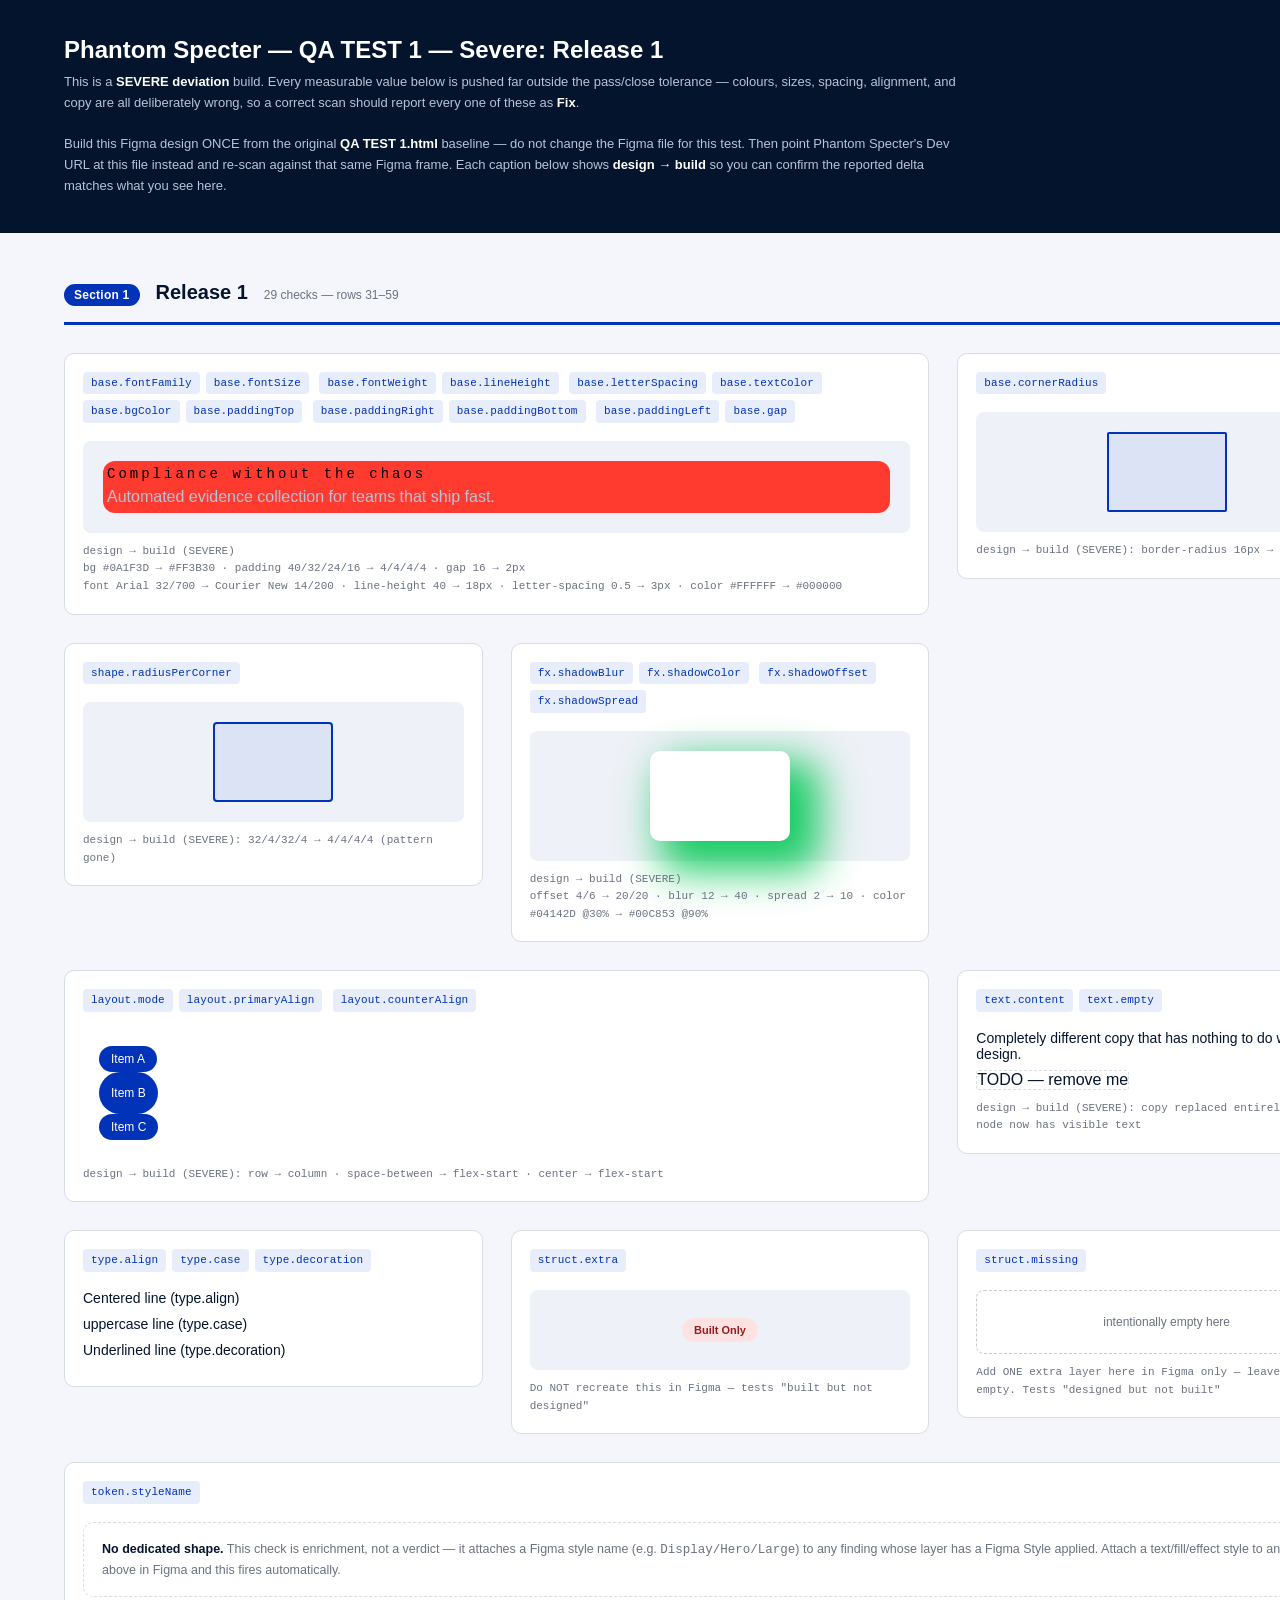
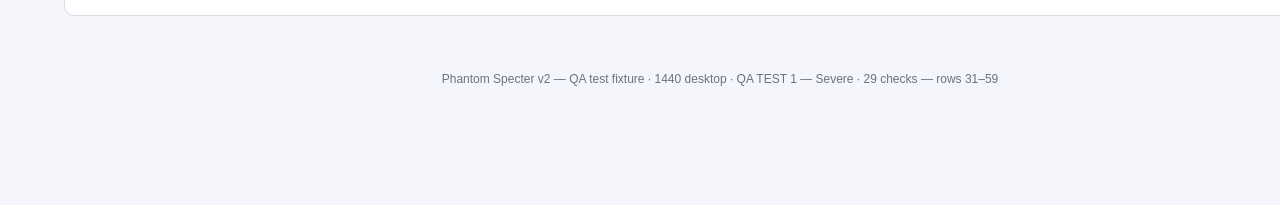
<file: pages/QA TEST 1 - severe.html>
<!DOCTYPE html>
<html lang="en">
<head>
<meta charset="UTF-8">
<title>Phantom Specter — QA TEST 1 — Severe (Release 1)</title>
<style>
  :root{
    --navy:#04142D;
    --muted:#6B7280;
    --line:#D7DCE5;
    --bg:#F4F6FB;
    --card:#FFFFFF;
    --r1:#0033B8;      /* Release 1 accent */
    --r1bg:#E8EDFC;
    --w2:#7C3AED;      /* Wave 2 accent */
    --w2bg:#F1E9FE;
    --w3:#EA580C;      /* Wave 3 accent */
    --w3bg:#FDECE1;
  }
  *{box-sizing:border-box;}
  body{
    margin:0;
    background:#DCE0EA;
    font-family:Arial, Helvetica, sans-serif;
    color:var(--navy);
  }
  .page{
    width:1440px;
    margin:0 auto;
    background:var(--bg);
    padding:0 0 120px 0;
  }

  /* ---------- top banner ---------- */
  .banner{
    background:var(--navy);
    color:#fff;
    padding:36px 64px;
  }
  .banner h1{
    margin:0 0 8px 0;
    font-size:24px;
  }
  .banner p{
    margin:0;
    max-width:900px;
    font-size:13px;
    line-height:1.6;
    color:#B9C2D6;
  }
  .banner p b{ color:#fff; }

  /* ---------- section chrome ---------- */
  .section{ padding:48px 64px 16px 64px; }
  .section-head{
    display:flex;
    align-items:baseline;
    gap:16px;
    margin-bottom:28px;
    padding-bottom:16px;
    border-bottom:3px solid var(--accent);
  }
  .section-head .badge{
    font-size:12px;
    font-weight:700;
    color:#fff;
    background:var(--accent);
    padding:4px 10px;
    border-radius:100px;
    letter-spacing:.02em;
  }
  .section-head h2{ margin:0; font-size:20px; }
  .section-head .count{ font-size:12px; color:var(--muted); }
  .section-1{ --accent:var(--r1); }
  .section-2{ --accent:var(--w2); }
  .section-3{ --accent:var(--w3); }

  .grid{
    display:grid;
    grid-template-columns:repeat(3, 1fr);
    gap:28px;
    align-items:start;
  }
  .grid.wide{ grid-template-columns:repeat(2, 1fr); }

  /* ---------- test block chrome ---------- */
  .test{
    background:var(--card);
    border:1px solid var(--line);
    border-radius:10px;
    padding:18px;
  }
  .test.span2{ grid-column:span 2; }
  .test.span3{ grid-column:span 3; }
  .tag{
    display:inline-block;
    font:11px/1.5 "Courier New", monospace;
    text-transform:none;
    letter-spacing:.01em;
    color:var(--accent);
    background:var(--accent-bg);
    padding:3px 8px;
    border-radius:4px;
    margin:0 6px 6px 0;
  }
  .section-1 .tag{ --accent-bg:var(--r1bg); }
  .section-2 .tag{ --accent-bg:var(--w2bg); }
  .section-3 .tag{ --accent-bg:var(--w3bg); }
  .taglist{ margin-bottom:12px; }
  .stage{
    background:#EEF1F7;
    border-radius:8px;
    padding:20px;
    min-height:80px;
    display:flex;
    align-items:center;
    justify-content:center;
  }
  .spec{
    margin-top:10px;
    font:11px/1.6 "Courier New", monospace;
    color:var(--muted);
    white-space:pre-wrap;
  }
  .note{
    border:1.5px dashed var(--line);
    border-radius:10px;
    padding:16px 18px;
    color:var(--muted);
    font-size:12.5px;
    line-height:1.6;
    background:#fff;
  }
  .note b{ color:var(--navy); }

  /* ==================================================================
     SECTION 1 — RELEASE 1 test shapes
     ================================================================== */

  /* 1.1 Baseline Card — base.fontFamily/fontSize/fontWeight/lineHeight/
        letterSpacing/textColor/bgColor/paddingT-R-B-L/gap */
  .baseline-card{
    width:100%;
    background:#FF3B30;         /* base.bgColor — SEVERE: red vs navy */
    padding:4px 4px 4px 4px; /* T R B L — SEVERE: collapsed to 4px each */
    border-radius:12px;          /* base.cornerRadius (uniform) also visible here */
    display:flex;
    flex-direction:column;
    gap:2px;                    /* base.gap — SEVERE: 2px vs 16px */
  }
  .baseline-card .headline{
    margin:0;
    font-family:"Courier New", monospace;   /* base.fontFamily — SEVERE: wrong family */
    font-size:14px;                  /* base.fontSize — SEVERE: 14px vs 32px */
    font-weight:200;                 /* base.fontWeight — SEVERE: 200 vs 700 */
    line-height:18px;                /* base.lineHeight — SEVERE: 18px vs 40px */
    letter-spacing:3px;            /* base.letterSpacing — SEVERE: 3px vs 0.5px */
    color:#000000;                   /* base.textColor — SEVERE: black vs white */
  }
  .baseline-card .sub{
    margin:0;
    font-family:Arial, sans-serif;
    font-size:16px;
    font-weight:400;
    line-height:24px;
    color:#B9C2D6;
  }

  /* 1.2 Corner radius — uniform */
  .radius-uniform{
    width:120px; height:80px;
    background:#DCE3F5;
    border:2px solid var(--r1);
    border-radius:2px; /* base.cornerRadius — SEVERE: 2px vs 16px */
  }

  /* 1.3 Corner radius — per corner */
  .radius-percorner{
    width:120px; height:80px;
    background:#DCE3F5;
    border:2px solid var(--r1);
    border-radius:4px 4px 4px 4px; /* shape.radiusPerCorner — SEVERE: pattern lost entirely */
  }

  /* 1.4 Shadow box */
  .shadow-box{
    width:140px; height:90px;
    background:#fff;
    border-radius:10px;
    box-shadow:20px 20px 40px 10px rgba(0,200,83,0.90); /* SEVERE: wrong offset/blur/spread + bright green */
  }

  /* 1.5 Flex row — mode / primary / counter align */
  .flex-row{
    width:100%;
    display:flex;
    flex-direction:column;             /* layout.mode — SEVERE: column vs row */
    justify-content:flex-start;  /* layout.primaryAlign — SEVERE: flex-start vs space-between */
    align-items:flex-start;             /* layout.counterAlign — SEVERE: flex-start vs center */
    background:#fff;
    border-radius:8px;
    padding:16px;
  }
  .chip{ background:var(--r1); color:#fff; font-size:12px; padding:6px 12px; border-radius:100px; }
  .chip.tall{ padding:14px 12px; }

  /* 1.6 text content / empty */
  .text-content p{ margin:0 0 8px 0; font-size:14px; }
  .text-empty-marker{
    display:inline-block; min-width:60px; min-height:16px;
    border:1px dashed var(--line); border-radius:3px;
  }

  /* 1.7 align / case / decoration */
  .type-line{ font-size:14px; margin:0 0 10px 0; }
  .align-demo{ text-align:left; }      /* type.align — SEVERE: left vs center */
  .case-demo{ text-transform:none; } /* type.case — SEVERE: none vs uppercase */
  .decoration-demo{ text-decoration:none; } /* type.decoration — SEVERE: none vs underline */

  /* 1.8 extra element */
  .extra-badge{
    display:inline-block;
    background:#FEE2E2; color:#991B1B;
    font-size:11px; font-weight:700;
    padding:6px 12px; border-radius:100px;
  }

  /* 1.9 missing placeholder */
  .missing-box{
    height:64px;
    border:1.5px dashed #C7CAD1;
    border-radius:8px;
    display:flex; align-items:center; justify-content:center;
    color:var(--muted); font-size:12px;
  }

  /* ==================================================================
     SECTION 2 — WAVE 2 test shapes
     ================================================================== */

  /* 2.1 image fit */
  .img-fit-frame{
    width:160px; height:90px;
    overflow:hidden;
    border-radius:8px;
  }
  .img-fit-frame img{
    width:100%; height:100%;
    object-fit:cover; /* fill.imageScaleMode */
    display:block;
  }

  /* 2.2 hidden fill */
  .hidden-fill-box{
    width:140px; height:80px;
    background-color:#EAD9FF; /* fill.visible */
    border-radius:8px;
  }

  /* 2.3 background blur */
  .blur-stage{
    position:relative;
    width:100%; height:110px;
    border-radius:10px;
    background:linear-gradient(135deg,#7C3AED,#0033B8,#EA580C);
    overflow:hidden;
  }
  .blur-panel{
    position:absolute; inset:16px 40px;
    background:rgba(255,255,255,0.35);
    backdrop-filter:blur(12px);   /* fx.backgroundBlur */
    -webkit-backdrop-filter:blur(12px);
    border-radius:8px;
    display:flex; align-items:center; justify-content:center;
    color:#fff; font-size:11px; font-weight:700;
  }

  /* 2.4 inner shadow */
  .inner-shadow-box{
    width:140px; height:80px;
    background:#EDEFF5;
    border-radius:8px;
    box-shadow:inset 0 0 12px rgba(4,20,45,0.35); /* fx.innerShadow */
  }

  /* 2.5 layer blur */
  .blur-circle-stage{ display:flex; align-items:center; justify-content:center; }
  .blur-circle{
    width:70px; height:70px; border-radius:50%;
    background:var(--w2);
    filter:blur(6px); /* fx.layerBlur */
  }

  /* 2.6 stacked shadows */
  .stack-shadow-box{
    width:110px; height:70px;
    background:#fff;
    border-radius:8px;
    box-shadow:
      3px 3px 0 #0033B8,
      6px 6px 0 #7C3AED,
      9px 9px 0 #EA580C; /* fx.shadowCount */
    margin:0 auto;
  }

  /* 2.7 absolute position */
  .abs-parent{
    position:relative;
    width:100%; height:90px;
    background:#fff;
    border-radius:8px;
  }
  .abs-child{
    position:absolute; /* layout.absolute */
    top:12px; right:12px;
    background:var(--w2); color:#fff;
    font-size:11px; padding:4px 10px; border-radius:100px;
  }

  /* 2.8 clip content */
  .clip-parent{
    width:100%; height:70px;
    overflow:hidden;  /* layout.clips */
    background:#fff;
    border-radius:8px;
    position:relative;
  }
  .clip-child{
    width:120px; height:120px;
    background:var(--w2bg);
    border:2px solid var(--w2);
    border-radius:8px;
    position:absolute; left:20px; top:20px;
  }

  /* 2.9 wrap + row-gap */
  .wrap-row{
    display:flex;
    flex-wrap:wrap;        /* layout.wrap */
    row-gap:16px;          /* layout.counterGap */
    column-gap:8px;
    width:260px;
  }
  .wrap-chip{ background:var(--w2); color:#fff; font-size:11px; padding:6px 10px; border-radius:100px; }

  /* 2.10 min/max */
  .minmax-box{
    min-width:100px; max-width:220px;
    min-height:50px; max-height:90px;
    width:60%;
    background:#fff; border:2px dashed var(--w2);
    border-radius:8px;
    display:flex; align-items:center; justify-content:center;
    font-size:11px; color:var(--muted); text-align:center; padding:8px;
  }

  /* 2.11 repeated items */
  .repeat-row{ display:flex; gap:12px; }
  .repeat-card{
    width:70px; height:70px;
    background:#fff; border-radius:8px;
    border:1px solid var(--line);
  }

  /* 2.12 hidden shipped */
  .hidden-shipped-box{
    width:140px; height:70px;
    background:var(--w2bg);
    border:1px solid var(--w2);
    border-radius:8px;
  }

  /* 2.13 type style panel */
  .type-panel p{ margin:0 0 10px 0; }
  .italic-line{ font-style:italic; font-size:13px; }               /* type.italic */
  .clamp-line{
    font-size:12px; margin:0 0 10px 0;
    display:-webkit-box;
    -webkit-line-clamp:2;                 /* type.maxLines */
    -webkit-box-orient:vertical;
    overflow:hidden;
  }
  .truncate-line{
    font-size:12px;
    white-space:nowrap; overflow:hidden;
    text-overflow:ellipsis;               /* type.truncation */
    width:100%;
  }
  .para-a, .para-b{ font-size:12px; margin-top:14px; }             /* type.paragraphSpacing (margin-block) */
  .valign-box{
    height:56px; display:flex; align-items:center;                /* type.valign */
    background:#F4F6FB; border-radius:6px; padding:0 10px;
    font-size:12px;
  }

  /* 2.14 blend mode */
  .blend-stage{ position:relative; height:80px; }
  .blend-a, .blend-b{
    position:absolute; width:60px; height:60px; border-radius:50%;
  }
  .blend-a{ background:#0033B8; left:30px; top:10px; }
  .blend-b{ background:#EA580C; left:70px; top:10px; mix-blend-mode:multiply; } /* fill.blendMode */

  /* 2.15 gradient fill */
  .gradient-box{
    width:100%; height:80px; border-radius:8px;
    background:linear-gradient(135deg, #0033B8 0%, #7C3AED 100%); /* fill.gradientType + gradientStops */
  }

  /* 2.16 copy length */
  .length-text{ font-size:13px; line-height:1.5; }

  /* 2.17 grow / self-align */
  .grow-row{ display:flex; align-items:flex-start; gap:8px; width:100%; height:70px; background:#fff; border-radius:8px; padding:10px; }
  .grow-item{ background:var(--w2bg); border:1px solid var(--w2); border-radius:6px; padding:8px; font-size:10px; }
  .grow-fill{ flex-grow:1; }             /* layout.grow */
  .grow-end{ align-self:flex-end; }      /* layout.selfAlign */

  /* 2.18 sizing modes */
  .sizing-row{ display:flex; gap:10px; width:100%; }
  .size-hug{ width:fit-content; }        /* layout.sizingH: hug */
  .size-fill{ width:100%; }              /* layout.sizingH: fill */
  .size-fixed{ width:180px; }            /* layout.sizingH: fixed */
  .size-box{ background:var(--w2bg); border:1px solid var(--w2); border-radius:6px; padding:10px 14px; font-size:10px; white-space:nowrap; }

  /* 2.19 aspect ratio */
  .aspect-box{
    width:180px;
    aspect-ratio:16/9;  /* shape.aspectRatio */
    background:var(--w2bg);
    border:1px solid var(--w2);
    border-radius:8px;
  }

  /* 2.20 reading order */
  .order-row{ display:flex; gap:10px; }
  .order-chip{ background:#fff; border:1px solid var(--line); border-radius:6px; padding:10px 14px; font-size:13px; font-weight:700; }
  .order-1{ order:3; }  /* struct.order — DOM order 1,2,3 but visual order scrambled */
  .order-2{ order:1; }
  .order-3{ order:2; }

  /* ==================================================================
     SECTION 3 — WAVE 3 test shapes
     ================================================================== */

  .btn{
    font-family:Arial, sans-serif;
    font-size:14px;
    font-weight:700;
    padding:12px 22px;
    border-radius:8px;
    border:none;
    cursor:pointer;
    transition:background-color 0.2s ease, transform 0.15s ease; /* state.transition */
  }
  .btn-primary{
    background:var(--r1); color:#fff;
  }
  .btn-primary:hover{ background:#00268F; }        /* state.hover */
  .btn-primary:active{ background:#001A66; transform:translateY(1px); } /* state.pressed */
  .btn-primary:focus-visible{ outline:3px solid #93B4FF; outline-offset:2px; } /* state.focus */
  .btn-primary:disabled{ background:#A9B4C9; cursor:not-allowed; }         /* state.disabled */

  .btn-secondary{
    background:#fff; color:var(--r1); border:2px solid var(--r1);
  }
  .btn-secondary:hover{ background:var(--r1bg); }
  .btn-tertiary{
    background:transparent; color:var(--r1); text-decoration:underline; padding:12px 8px;
  }

  .btn-row{ display:flex; gap:14px; align-items:center; flex-wrap:wrap; }

  .grid-layout{
    display:grid;
    grid-template-columns:repeat(2, 1fr); /* layout.grid */
    grid-template-rows:repeat(2, 1fr);
    gap:10px;
    width:180px; height:140px;
  }
  .grid-cell{ background:var(--w3bg); border:1px solid var(--w3); border-radius:6px; }

  @media (max-width:767px){
    .presence-box{ display:none; } /* rwd.presence — hides at Mobile breakpoint */
  }
  .presence-box{
    width:140px; height:56px;
    background:var(--w3bg); border:1px solid var(--w3); border-radius:8px;
    display:flex; align-items:center; justify-content:center;
    font-size:11px; color:var(--w3);
  }

  footer{ text-align:center; color:var(--muted); font-size:12px; padding:40px 0 0; }
</style>
</head>
<body>
<div class="page">

  <div class="banner">
    <h1>Phantom Specter — QA TEST 1 — Severe: Release 1</h1>
    <p>
      This is a <b>SEVERE deviation</b> build. Every measurable value below is pushed far outside the pass/close tolerance — colours, sizes, spacing, alignment, and copy are all deliberately wrong, so a correct scan should report every one of these as <b>Fix</b>.<br><br>
      Build this Figma design ONCE from the original <b>QA TEST 1.html</b> baseline — do not
      change the Figma file for this test. Then point Phantom Specter's Dev URL at this file
      instead and re-scan against that same Figma frame. Each caption below shows
      <b>design → build</b> so you can confirm the reported delta matches what you see here.
    </p>
  </div>

  <section class="section section-1">
    <div class="section-head">
      <span class="badge">Section 1</span>
      <h2>Release 1</h2>
      <span class="count">29 checks — rows 31–59</span>
    </div>

    <div class="grid">

      <div class="test span2">
        <div class="taglist">
          <span class="tag">base.fontFamily</span><span class="tag">base.fontSize</span>
          <span class="tag">base.fontWeight</span><span class="tag">base.lineHeight</span>
          <span class="tag">base.letterSpacing</span><span class="tag">base.textColor</span>
          <span class="tag">base.bgColor</span><span class="tag">base.paddingTop</span>
          <span class="tag">base.paddingRight</span><span class="tag">base.paddingBottom</span>
          <span class="tag">base.paddingLeft</span><span class="tag">base.gap</span>
        </div>
        <div class="stage">
          <div class="baseline-card">
            <h3 class="headline">Compliance without the chaos</h3>
            <p class="sub">Automated evidence collection for teams that ship fast.</p>
          </div>
        </div>
        <div class="spec">design → build (SEVERE)
bg #0A1F3D → #FF3B30 · padding 40/32/24/16 → 4/4/4/4 · gap 16 → 2px
font Arial 32/700 → Courier New 14/200 · line-height 40 → 18px · letter-spacing 0.5 → 3px · color #FFFFFF → #000000</div>
      </div>

      <div class="test">
        <div class="taglist"><span class="tag">base.cornerRadius</span></div>
        <div class="stage"><div class="radius-uniform"></div></div>
        <div class="spec">design → build (SEVERE): border-radius 16px → 2px</div>
      </div>

      <div class="test">
        <div class="taglist"><span class="tag">shape.radiusPerCorner</span></div>
        <div class="stage"><div class="radius-percorner"></div></div>
        <div class="spec">design → build (SEVERE): 32/4/32/4 → 4/4/4/4 (pattern gone)</div>
      </div>

      <div class="test">
        <div class="taglist">
          <span class="tag">fx.shadowBlur</span><span class="tag">fx.shadowColor</span>
          <span class="tag">fx.shadowOffset</span><span class="tag">fx.shadowSpread</span>
        </div>
        <div class="stage"><div class="shadow-box"></div></div>
        <div class="spec">design → build (SEVERE)
offset 4/6 → 20/20 · blur 12 → 40 · spread 2 → 10 · color #04142D @30% → #00C853 @90%</div>
      </div>

      <div class="test span2">
        <div class="taglist">
          <span class="tag">layout.mode</span><span class="tag">layout.primaryAlign</span>
          <span class="tag">layout.counterAlign</span>
        </div>
        <div class="flex-row">
          <span class="chip">Item A</span>
          <span class="chip tall">Item B</span>
          <span class="chip">Item C</span>
        </div>
        <div class="spec">design → build (SEVERE): row → column · space-between → flex-start · center → flex-start</div>
      </div>

      <div class="test">
        <div class="taglist"><span class="tag">text.content</span><span class="tag">text.empty</span></div>
        <div class="text-content">
          <p>Completely different copy that has nothing to do with the design.</p>
          <span class="text-empty-marker" title="should be empty — SEVERE: filled in">TODO — remove me</span>
        </div>
        <div class="spec">design → build (SEVERE): copy replaced entirely · "empty" node now has visible text</div>
      </div>

      <div class="test">
        <div class="taglist">
          <span class="tag">type.align</span><span class="tag">type.case</span><span class="tag">type.decoration</span>
        </div>
        <p class="type-line align-demo">Centered line (type.align)</p>
        <p class="type-line case-demo">uppercase line (type.case)</p>
        <p class="type-line decoration-demo">Underlined line (type.decoration)</p>
      </div>

      <div class="test">
        <div class="taglist"><span class="tag">struct.extra</span></div>
        <div class="stage"><span class="extra-badge">Built Only</span></div>
        <div class="spec">Do NOT recreate this in Figma — tests "built but not designed"</div>
      </div>

      <div class="test">
        <div class="taglist"><span class="tag">struct.missing</span></div>
        <div class="missing-box">intentionally empty here</div>
        <div class="spec">Add ONE extra layer here in Figma only — leave the build empty. Tests "designed but not built"</div>
      </div>

      <div class="test span3">
        <div class="taglist"><span class="tag">token.styleName</span></div>
        <div class="note">
          <b>No dedicated shape.</b> This check is enrichment, not a verdict — it attaches a Figma
          style name (e.g. <code>Display/Hero/Large</code>) to any finding whose layer has a Figma
          Style applied. Attach a text/fill/effect style to any layer above in Figma and this fires
          automatically.
        </div>
      </div>

    </div>
  </section>

  <footer>Phantom Specter v2 — QA test fixture · 1440 desktop · QA TEST 1 — Severe · 29 checks — rows 31–59</footer>

</div>
</body>
</html>
</file>
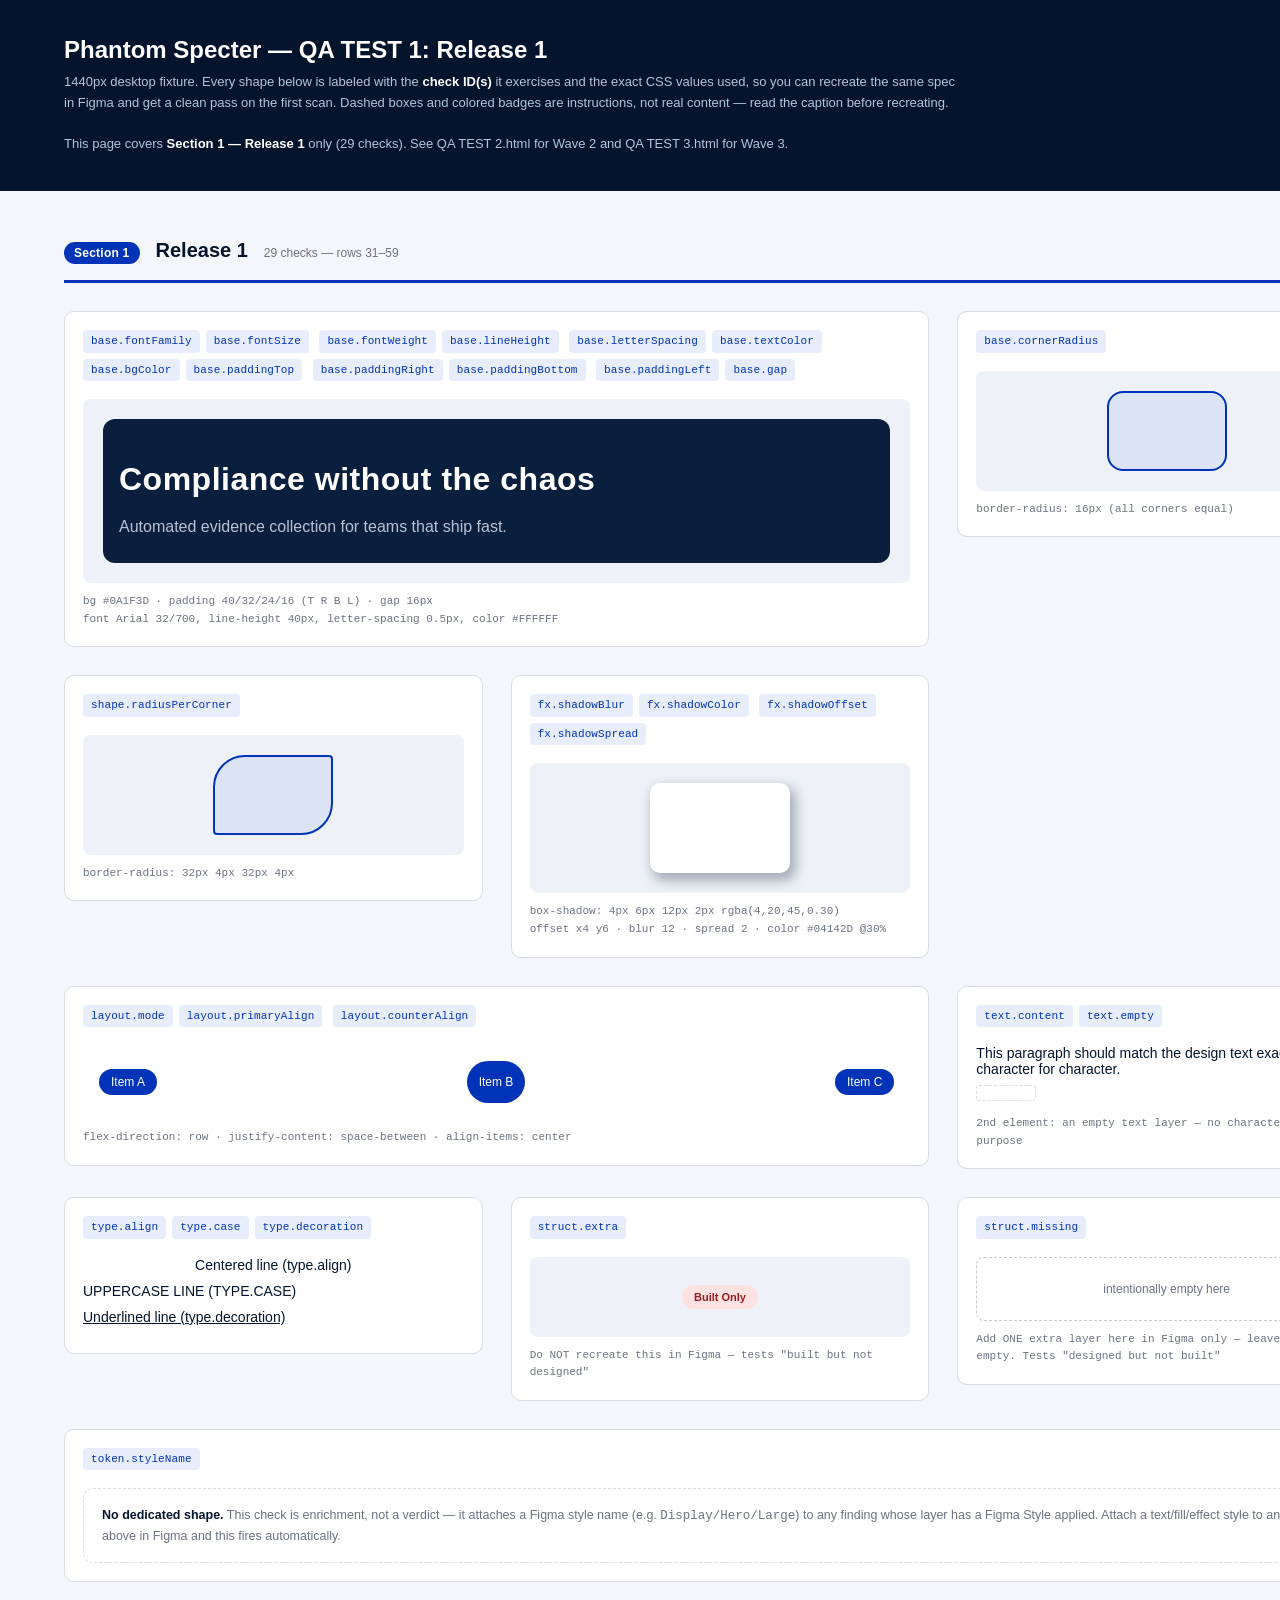
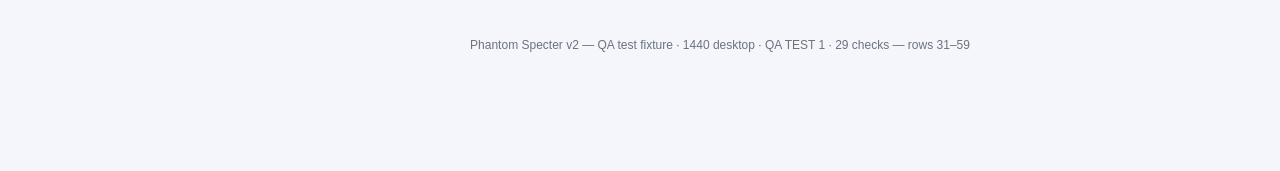
<file: pages/QA TEST 1.html>
<!DOCTYPE html>
<html lang="en">
<head>
<meta charset="UTF-8">
<title>Phantom Specter — QA TEST 1 (Release 1)</title>
<style>
  :root{
    --navy:#04142D;
    --muted:#6B7280;
    --line:#D7DCE5;
    --bg:#F4F6FB;
    --card:#FFFFFF;
    --r1:#0033B8;      /* Release 1 accent */
    --r1bg:#E8EDFC;
    --w2:#7C3AED;      /* Wave 2 accent */
    --w2bg:#F1E9FE;
    --w3:#EA580C;      /* Wave 3 accent */
    --w3bg:#FDECE1;
  }
  *{box-sizing:border-box;}
  body{
    margin:0;
    background:#DCE0EA;
    font-family:Arial, Helvetica, sans-serif;
    color:var(--navy);
  }
  .page{
    width:1440px;
    margin:0 auto;
    background:var(--bg);
    padding:0 0 120px 0;
  }

  /* ---------- top banner ---------- */
  .banner{
    background:var(--navy);
    color:#fff;
    padding:36px 64px;
  }
  .banner h1{
    margin:0 0 8px 0;
    font-size:24px;
  }
  .banner p{
    margin:0;
    max-width:900px;
    font-size:13px;
    line-height:1.6;
    color:#B9C2D6;
  }
  .banner p b{ color:#fff; }

  /* ---------- section chrome ---------- */
  .section{ padding:48px 64px 16px 64px; }
  .section-head{
    display:flex;
    align-items:baseline;
    gap:16px;
    margin-bottom:28px;
    padding-bottom:16px;
    border-bottom:3px solid var(--accent);
  }
  .section-head .badge{
    font-size:12px;
    font-weight:700;
    color:#fff;
    background:var(--accent);
    padding:4px 10px;
    border-radius:100px;
    letter-spacing:.02em;
  }
  .section-head h2{ margin:0; font-size:20px; }
  .section-head .count{ font-size:12px; color:var(--muted); }
  .section-1{ --accent:var(--r1); }
  .section-2{ --accent:var(--w2); }
  .section-3{ --accent:var(--w3); }

  .grid{
    display:grid;
    grid-template-columns:repeat(3, 1fr);
    gap:28px;
    align-items:start;
  }
  .grid.wide{ grid-template-columns:repeat(2, 1fr); }

  /* ---------- test block chrome ---------- */
  .test{
    background:var(--card);
    border:1px solid var(--line);
    border-radius:10px;
    padding:18px;
  }
  .test.span2{ grid-column:span 2; }
  .test.span3{ grid-column:span 3; }
  .tag{
    display:inline-block;
    font:11px/1.5 "Courier New", monospace;
    text-transform:none;
    letter-spacing:.01em;
    color:var(--accent);
    background:var(--accent-bg);
    padding:3px 8px;
    border-radius:4px;
    margin:0 6px 6px 0;
  }
  .section-1 .tag{ --accent-bg:var(--r1bg); }
  .section-2 .tag{ --accent-bg:var(--w2bg); }
  .section-3 .tag{ --accent-bg:var(--w3bg); }
  .taglist{ margin-bottom:12px; }
  .stage{
    background:#EEF1F7;
    border-radius:8px;
    padding:20px;
    min-height:80px;
    display:flex;
    align-items:center;
    justify-content:center;
  }
  .spec{
    margin-top:10px;
    font:11px/1.6 "Courier New", monospace;
    color:var(--muted);
    white-space:pre-wrap;
  }
  .note{
    border:1.5px dashed var(--line);
    border-radius:10px;
    padding:16px 18px;
    color:var(--muted);
    font-size:12.5px;
    line-height:1.6;
    background:#fff;
  }
  .note b{ color:var(--navy); }

  /* ==================================================================
     SECTION 1 — RELEASE 1 test shapes
     ================================================================== */

  /* 1.1 Baseline Card — base.fontFamily/fontSize/fontWeight/lineHeight/
        letterSpacing/textColor/bgColor/paddingT-R-B-L/gap */
  .baseline-card{
    width:100%;
    background:#0A1F3D;         /* base.bgColor */
    padding:40px 32px 24px 16px; /* T R B L — deliberately all different */
    border-radius:12px;          /* base.cornerRadius (uniform) also visible here */
    display:flex;
    flex-direction:column;
    gap:16px;                    /* base.gap */
  }
  .baseline-card .headline{
    margin:0;
    font-family:Arial, sans-serif;   /* base.fontFamily */
    font-size:32px;                  /* base.fontSize */
    font-weight:700;                 /* base.fontWeight */
    line-height:40px;                /* base.lineHeight */
    letter-spacing:0.5px;            /* base.letterSpacing */
    color:#FFFFFF;                   /* base.textColor */
  }
  .baseline-card .sub{
    margin:0;
    font-family:Arial, sans-serif;
    font-size:16px;
    font-weight:400;
    line-height:24px;
    color:#B9C2D6;
  }

  /* 1.2 Corner radius — uniform */
  .radius-uniform{
    width:120px; height:80px;
    background:#DCE3F5;
    border:2px solid var(--r1);
    border-radius:16px; /* base.cornerRadius */
  }

  /* 1.3 Corner radius — per corner */
  .radius-percorner{
    width:120px; height:80px;
    background:#DCE3F5;
    border:2px solid var(--r1);
    border-radius:32px 4px 32px 4px; /* shape.radiusPerCorner */
  }

  /* 1.4 Shadow box */
  .shadow-box{
    width:140px; height:90px;
    background:#fff;
    border-radius:10px;
    box-shadow:4px 6px 12px 2px rgba(4,20,45,0.30); /* offset/blur/spread/color */
  }

  /* 1.5 Flex row — mode / primary / counter align */
  .flex-row{
    width:100%;
    display:flex;
    flex-direction:row;             /* layout.mode */
    justify-content:space-between;  /* layout.primaryAlign */
    align-items:center;             /* layout.counterAlign */
    background:#fff;
    border-radius:8px;
    padding:16px;
  }
  .chip{ background:var(--r1); color:#fff; font-size:12px; padding:6px 12px; border-radius:100px; }
  .chip.tall{ padding:14px 12px; }

  /* 1.6 text content / empty */
  .text-content p{ margin:0 0 8px 0; font-size:14px; }
  .text-empty-marker{
    display:inline-block; min-width:60px; min-height:16px;
    border:1px dashed var(--line); border-radius:3px;
  }

  /* 1.7 align / case / decoration */
  .type-line{ font-size:14px; margin:0 0 10px 0; }
  .align-demo{ text-align:center; }      /* type.align */
  .case-demo{ text-transform:uppercase; } /* type.case */
  .decoration-demo{ text-decoration:underline; } /* type.decoration */

  /* 1.8 extra element */
  .extra-badge{
    display:inline-block;
    background:#FEE2E2; color:#991B1B;
    font-size:11px; font-weight:700;
    padding:6px 12px; border-radius:100px;
  }

  /* 1.9 missing placeholder */
  .missing-box{
    height:64px;
    border:1.5px dashed #C7CAD1;
    border-radius:8px;
    display:flex; align-items:center; justify-content:center;
    color:var(--muted); font-size:12px;
  }

  /* ==================================================================
     SECTION 2 — WAVE 2 test shapes
     ================================================================== */

  /* 2.1 image fit */
  .img-fit-frame{
    width:160px; height:90px;
    overflow:hidden;
    border-radius:8px;
  }
  .img-fit-frame img{
    width:100%; height:100%;
    object-fit:cover; /* fill.imageScaleMode */
    display:block;
  }

  /* 2.2 hidden fill */
  .hidden-fill-box{
    width:140px; height:80px;
    background-color:#EAD9FF; /* fill.visible */
    border-radius:8px;
  }

  /* 2.3 background blur */
  .blur-stage{
    position:relative;
    width:100%; height:110px;
    border-radius:10px;
    background:linear-gradient(135deg,#7C3AED,#0033B8,#EA580C);
    overflow:hidden;
  }
  .blur-panel{
    position:absolute; inset:16px 40px;
    background:rgba(255,255,255,0.35);
    backdrop-filter:blur(12px);   /* fx.backgroundBlur */
    -webkit-backdrop-filter:blur(12px);
    border-radius:8px;
    display:flex; align-items:center; justify-content:center;
    color:#fff; font-size:11px; font-weight:700;
  }

  /* 2.4 inner shadow */
  .inner-shadow-box{
    width:140px; height:80px;
    background:#EDEFF5;
    border-radius:8px;
    box-shadow:inset 0 0 12px rgba(4,20,45,0.35); /* fx.innerShadow */
  }

  /* 2.5 layer blur */
  .blur-circle-stage{ display:flex; align-items:center; justify-content:center; }
  .blur-circle{
    width:70px; height:70px; border-radius:50%;
    background:var(--w2);
    filter:blur(6px); /* fx.layerBlur */
  }

  /* 2.6 stacked shadows */
  .stack-shadow-box{
    width:110px; height:70px;
    background:#fff;
    border-radius:8px;
    box-shadow:
      3px 3px 0 #0033B8,
      6px 6px 0 #7C3AED,
      9px 9px 0 #EA580C; /* fx.shadowCount */
    margin:0 auto;
  }

  /* 2.7 absolute position */
  .abs-parent{
    position:relative;
    width:100%; height:90px;
    background:#fff;
    border-radius:8px;
  }
  .abs-child{
    position:absolute; /* layout.absolute */
    top:12px; right:12px;
    background:var(--w2); color:#fff;
    font-size:11px; padding:4px 10px; border-radius:100px;
  }

  /* 2.8 clip content */
  .clip-parent{
    width:100%; height:70px;
    overflow:hidden;  /* layout.clips */
    background:#fff;
    border-radius:8px;
    position:relative;
  }
  .clip-child{
    width:120px; height:120px;
    background:var(--w2bg);
    border:2px solid var(--w2);
    border-radius:8px;
    position:absolute; left:20px; top:20px;
  }

  /* 2.9 wrap + row-gap */
  .wrap-row{
    display:flex;
    flex-wrap:wrap;        /* layout.wrap */
    row-gap:16px;          /* layout.counterGap */
    column-gap:8px;
    width:260px;
  }
  .wrap-chip{ background:var(--w2); color:#fff; font-size:11px; padding:6px 10px; border-radius:100px; }

  /* 2.10 min/max */
  .minmax-box{
    min-width:100px; max-width:220px;
    min-height:50px; max-height:90px;
    width:60%;
    background:#fff; border:2px dashed var(--w2);
    border-radius:8px;
    display:flex; align-items:center; justify-content:center;
    font-size:11px; color:var(--muted); text-align:center; padding:8px;
  }

  /* 2.11 repeated items */
  .repeat-row{ display:flex; gap:12px; }
  .repeat-card{
    width:70px; height:70px;
    background:#fff; border-radius:8px;
    border:1px solid var(--line);
  }

  /* 2.12 hidden shipped */
  .hidden-shipped-box{
    width:140px; height:70px;
    background:var(--w2bg);
    border:1px solid var(--w2);
    border-radius:8px;
  }

  /* 2.13 type style panel */
  .type-panel p{ margin:0 0 10px 0; }
  .italic-line{ font-style:italic; font-size:13px; }               /* type.italic */
  .clamp-line{
    font-size:12px; margin:0 0 10px 0;
    display:-webkit-box;
    -webkit-line-clamp:2;                 /* type.maxLines */
    -webkit-box-orient:vertical;
    overflow:hidden;
  }
  .truncate-line{
    font-size:12px;
    white-space:nowrap; overflow:hidden;
    text-overflow:ellipsis;               /* type.truncation */
    width:100%;
  }
  .para-a, .para-b{ font-size:12px; margin-top:14px; }             /* type.paragraphSpacing (margin-block) */
  .valign-box{
    height:56px; display:flex; align-items:center;                /* type.valign */
    background:#F4F6FB; border-radius:6px; padding:0 10px;
    font-size:12px;
  }

  /* 2.14 blend mode */
  .blend-stage{ position:relative; height:80px; }
  .blend-a, .blend-b{
    position:absolute; width:60px; height:60px; border-radius:50%;
  }
  .blend-a{ background:#0033B8; left:30px; top:10px; }
  .blend-b{ background:#EA580C; left:70px; top:10px; mix-blend-mode:multiply; } /* fill.blendMode */

  /* 2.15 gradient fill */
  .gradient-box{
    width:100%; height:80px; border-radius:8px;
    background:linear-gradient(135deg, #0033B8 0%, #7C3AED 100%); /* fill.gradientType + gradientStops */
  }

  /* 2.16 copy length */
  .length-text{ font-size:13px; line-height:1.5; }

  /* 2.17 grow / self-align */
  .grow-row{ display:flex; align-items:flex-start; gap:8px; width:100%; height:70px; background:#fff; border-radius:8px; padding:10px; }
  .grow-item{ background:var(--w2bg); border:1px solid var(--w2); border-radius:6px; padding:8px; font-size:10px; }
  .grow-fill{ flex-grow:1; }             /* layout.grow */
  .grow-end{ align-self:flex-end; }      /* layout.selfAlign */

  /* 2.18 sizing modes */
  .sizing-row{ display:flex; gap:10px; width:100%; }
  .size-hug{ width:fit-content; }        /* layout.sizingH: hug */
  .size-fill{ width:100%; }              /* layout.sizingH: fill */
  .size-fixed{ width:180px; }            /* layout.sizingH: fixed */
  .size-box{ background:var(--w2bg); border:1px solid var(--w2); border-radius:6px; padding:10px 14px; font-size:10px; white-space:nowrap; }

  /* 2.19 aspect ratio */
  .aspect-box{
    width:180px;
    aspect-ratio:16/9;  /* shape.aspectRatio */
    background:var(--w2bg);
    border:1px solid var(--w2);
    border-radius:8px;
  }

  /* 2.20 reading order */
  .order-row{ display:flex; gap:10px; }
  .order-chip{ background:#fff; border:1px solid var(--line); border-radius:6px; padding:10px 14px; font-size:13px; font-weight:700; }
  .order-1{ order:3; }  /* struct.order — DOM order 1,2,3 but visual order scrambled */
  .order-2{ order:1; }
  .order-3{ order:2; }

  /* ==================================================================
     SECTION 3 — WAVE 3 test shapes
     ================================================================== */

  .btn{
    font-family:Arial, sans-serif;
    font-size:14px;
    font-weight:700;
    padding:12px 22px;
    border-radius:8px;
    border:none;
    cursor:pointer;
    transition:background-color 0.2s ease, transform 0.15s ease; /* state.transition */
  }
  .btn-primary{
    background:var(--r1); color:#fff;
  }
  .btn-primary:hover{ background:#00268F; }        /* state.hover */
  .btn-primary:active{ background:#001A66; transform:translateY(1px); } /* state.pressed */
  .btn-primary:focus-visible{ outline:3px solid #93B4FF; outline-offset:2px; } /* state.focus */
  .btn-primary:disabled{ background:#A9B4C9; cursor:not-allowed; }         /* state.disabled */

  .btn-secondary{
    background:#fff; color:var(--r1); border:2px solid var(--r1);
  }
  .btn-secondary:hover{ background:var(--r1bg); }
  .btn-tertiary{
    background:transparent; color:var(--r1); text-decoration:underline; padding:12px 8px;
  }

  .btn-row{ display:flex; gap:14px; align-items:center; flex-wrap:wrap; }

  .grid-layout{
    display:grid;
    grid-template-columns:repeat(2, 1fr); /* layout.grid */
    grid-template-rows:repeat(2, 1fr);
    gap:10px;
    width:180px; height:140px;
  }
  .grid-cell{ background:var(--w3bg); border:1px solid var(--w3); border-radius:6px; }

  @media (max-width:767px){
    .presence-box{ display:none; } /* rwd.presence — hides at Mobile breakpoint */
  }
  .presence-box{
    width:140px; height:56px;
    background:var(--w3bg); border:1px solid var(--w3); border-radius:8px;
    display:flex; align-items:center; justify-content:center;
    font-size:11px; color:var(--w3);
  }

  footer{ text-align:center; color:var(--muted); font-size:12px; padding:40px 0 0; }
</style>
</head>
<body>
<div class="page">

  <div class="banner">
    <h1>Phantom Specter — QA TEST 1: Release 1</h1>
    <p>
      1440px desktop fixture. Every shape below is labeled with the <b>check ID(s)</b> it exercises
      and the exact CSS values used, so you can recreate the same spec in Figma and get a clean pass
      on the first scan. Dashed boxes and colored badges are instructions, not real content — read
      the caption before recreating.<br><br>
      This page covers <b>Section 1 — Release 1</b> only (29 checks). See QA TEST 2.html for Wave 2 and QA TEST 3.html for Wave 3.
    </p>
  </div>

  <section class="section section-1">
    <div class="section-head">
      <span class="badge">Section 1</span>
      <h2>Release 1</h2>
      <span class="count">29 checks — rows 31–59</span>
    </div>

    <div class="grid">

      <div class="test span2">
        <div class="taglist">
          <span class="tag">base.fontFamily</span><span class="tag">base.fontSize</span>
          <span class="tag">base.fontWeight</span><span class="tag">base.lineHeight</span>
          <span class="tag">base.letterSpacing</span><span class="tag">base.textColor</span>
          <span class="tag">base.bgColor</span><span class="tag">base.paddingTop</span>
          <span class="tag">base.paddingRight</span><span class="tag">base.paddingBottom</span>
          <span class="tag">base.paddingLeft</span><span class="tag">base.gap</span>
        </div>
        <div class="stage">
          <div class="baseline-card">
            <h3 class="headline">Compliance without the chaos</h3>
            <p class="sub">Automated evidence collection for teams that ship fast.</p>
          </div>
        </div>
        <div class="spec">bg #0A1F3D · padding 40/32/24/16 (T R B L) · gap 16px
font Arial 32/700, line-height 40px, letter-spacing 0.5px, color #FFFFFF</div>
      </div>

      <div class="test">
        <div class="taglist"><span class="tag">base.cornerRadius</span></div>
        <div class="stage"><div class="radius-uniform"></div></div>
        <div class="spec">border-radius: 16px (all corners equal)</div>
      </div>

      <div class="test">
        <div class="taglist"><span class="tag">shape.radiusPerCorner</span></div>
        <div class="stage"><div class="radius-percorner"></div></div>
        <div class="spec">border-radius: 32px 4px 32px 4px</div>
      </div>

      <div class="test">
        <div class="taglist">
          <span class="tag">fx.shadowBlur</span><span class="tag">fx.shadowColor</span>
          <span class="tag">fx.shadowOffset</span><span class="tag">fx.shadowSpread</span>
        </div>
        <div class="stage"><div class="shadow-box"></div></div>
        <div class="spec">box-shadow: 4px 6px 12px 2px rgba(4,20,45,0.30)
offset x4 y6 · blur 12 · spread 2 · color #04142D @30%</div>
      </div>

      <div class="test span2">
        <div class="taglist">
          <span class="tag">layout.mode</span><span class="tag">layout.primaryAlign</span>
          <span class="tag">layout.counterAlign</span>
        </div>
        <div class="flex-row">
          <span class="chip">Item A</span>
          <span class="chip tall">Item B</span>
          <span class="chip">Item C</span>
        </div>
        <div class="spec">flex-direction: row · justify-content: space-between · align-items: center</div>
      </div>

      <div class="test">
        <div class="taglist"><span class="tag">text.content</span><span class="tag">text.empty</span></div>
        <div class="text-content">
          <p>This paragraph should match the design text exactly, character for character.</p>
          <span class="text-empty-marker" title="intentionally empty text node"></span>
        </div>
        <div class="spec">2nd element: an empty text layer — no characters, on purpose</div>
      </div>

      <div class="test">
        <div class="taglist">
          <span class="tag">type.align</span><span class="tag">type.case</span><span class="tag">type.decoration</span>
        </div>
        <p class="type-line align-demo">Centered line (type.align)</p>
        <p class="type-line case-demo">uppercase line (type.case)</p>
        <p class="type-line decoration-demo">Underlined line (type.decoration)</p>
      </div>

      <div class="test">
        <div class="taglist"><span class="tag">struct.extra</span></div>
        <div class="stage"><span class="extra-badge">Built Only</span></div>
        <div class="spec">Do NOT recreate this in Figma — tests "built but not designed"</div>
      </div>

      <div class="test">
        <div class="taglist"><span class="tag">struct.missing</span></div>
        <div class="missing-box">intentionally empty here</div>
        <div class="spec">Add ONE extra layer here in Figma only — leave the build empty. Tests "designed but not built"</div>
      </div>

      <div class="test span3">
        <div class="taglist"><span class="tag">token.styleName</span></div>
        <div class="note">
          <b>No dedicated shape.</b> This check is enrichment, not a verdict — it attaches a Figma
          style name (e.g. <code>Display/Hero/Large</code>) to any finding whose layer has a Figma
          Style applied. Attach a text/fill/effect style to any layer above in Figma and this fires
          automatically.
        </div>
      </div>

    </div>
  </section>

  <footer>Phantom Specter v2 — QA test fixture · 1440 desktop · QA TEST 1 · 29 checks — rows 31–59</footer>

</div>
</body>
</html>
</file>
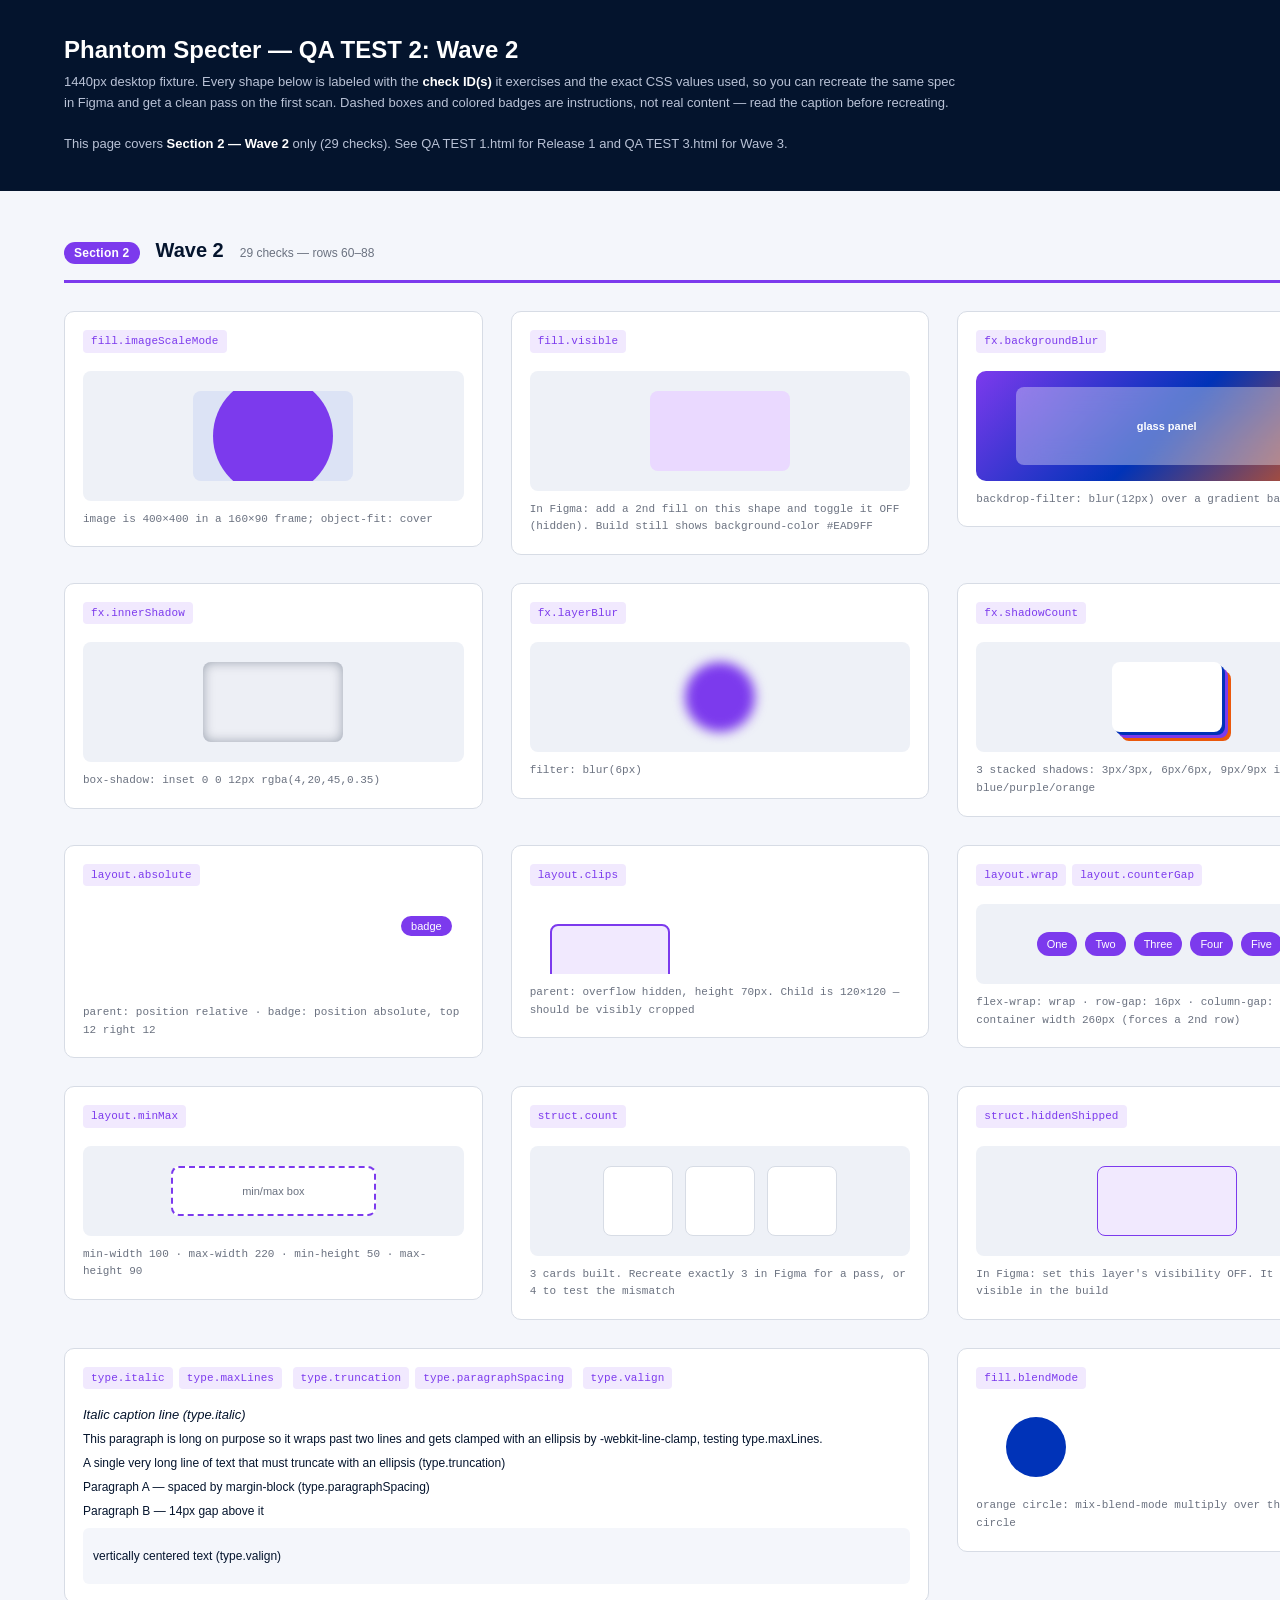
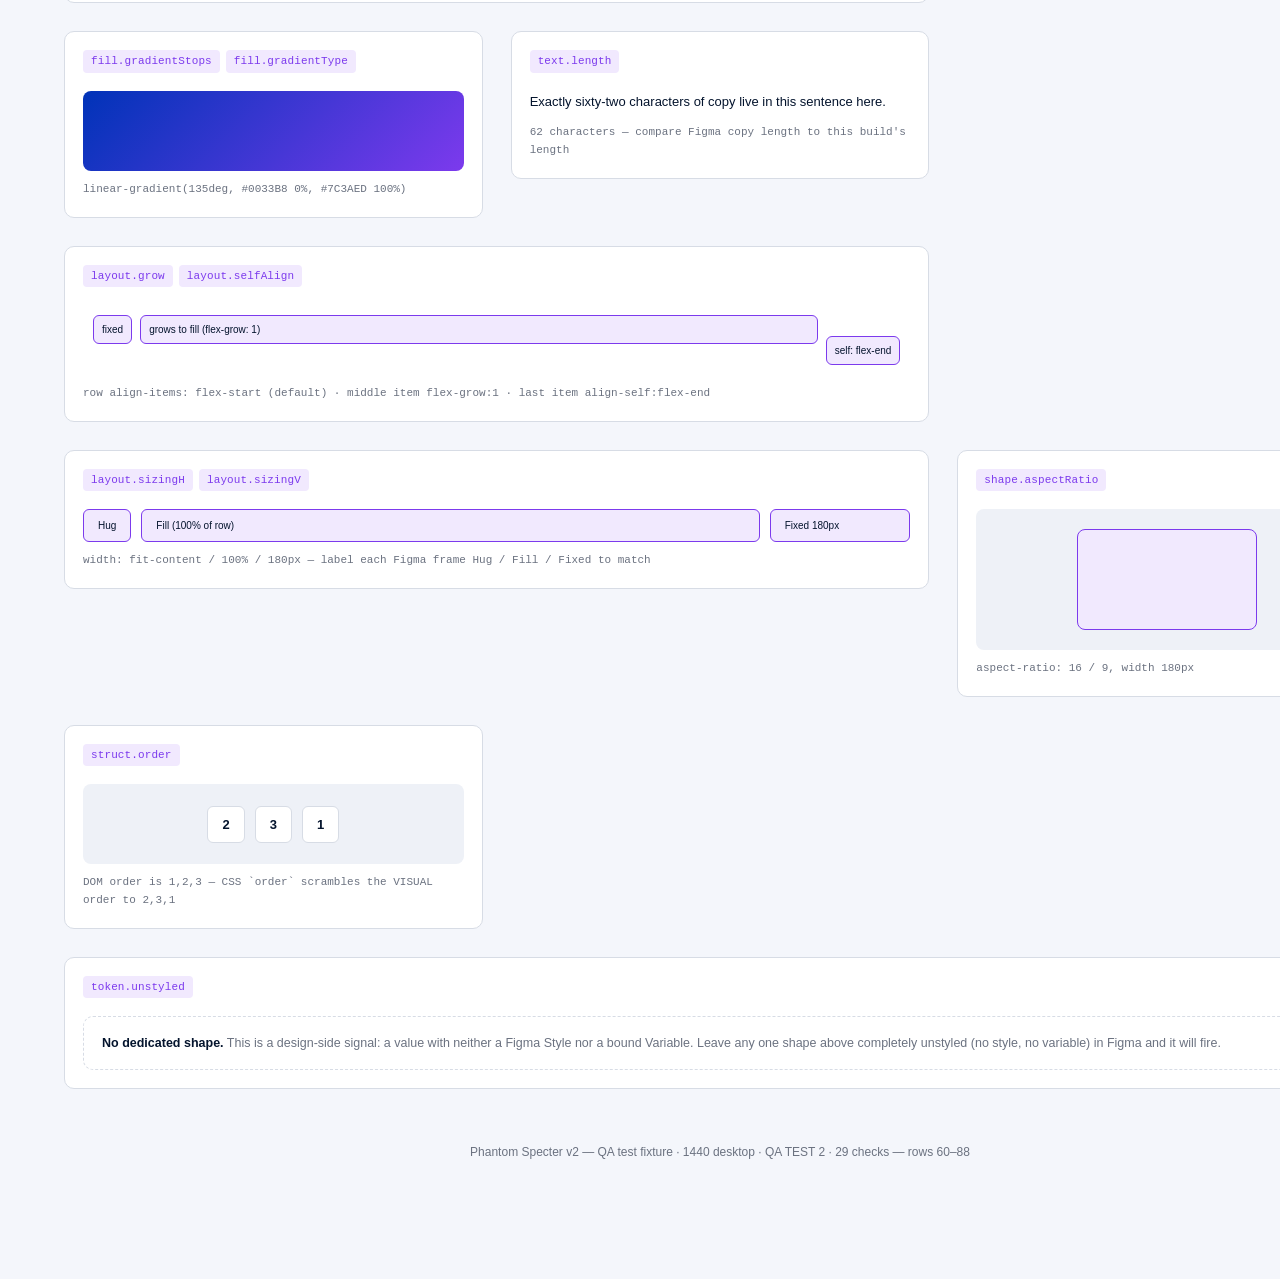
<file: pages/QA TEST 2.html>
<!DOCTYPE html>
<html lang="en">
<head>
<meta charset="UTF-8">
<title>Phantom Specter — QA TEST 2 (Wave 2)</title>
<style>
  :root{
    --navy:#04142D;
    --muted:#6B7280;
    --line:#D7DCE5;
    --bg:#F4F6FB;
    --card:#FFFFFF;
    --r1:#0033B8;      /* Release 1 accent */
    --r1bg:#E8EDFC;
    --w2:#7C3AED;      /* Wave 2 accent */
    --w2bg:#F1E9FE;
    --w3:#EA580C;      /* Wave 3 accent */
    --w3bg:#FDECE1;
  }
  *{box-sizing:border-box;}
  body{
    margin:0;
    background:#DCE0EA;
    font-family:Arial, Helvetica, sans-serif;
    color:var(--navy);
  }
  .page{
    width:1440px;
    margin:0 auto;
    background:var(--bg);
    padding:0 0 120px 0;
  }

  /* ---------- top banner ---------- */
  .banner{
    background:var(--navy);
    color:#fff;
    padding:36px 64px;
  }
  .banner h1{
    margin:0 0 8px 0;
    font-size:24px;
  }
  .banner p{
    margin:0;
    max-width:900px;
    font-size:13px;
    line-height:1.6;
    color:#B9C2D6;
  }
  .banner p b{ color:#fff; }

  /* ---------- section chrome ---------- */
  .section{ padding:48px 64px 16px 64px; }
  .section-head{
    display:flex;
    align-items:baseline;
    gap:16px;
    margin-bottom:28px;
    padding-bottom:16px;
    border-bottom:3px solid var(--accent);
  }
  .section-head .badge{
    font-size:12px;
    font-weight:700;
    color:#fff;
    background:var(--accent);
    padding:4px 10px;
    border-radius:100px;
    letter-spacing:.02em;
  }
  .section-head h2{ margin:0; font-size:20px; }
  .section-head .count{ font-size:12px; color:var(--muted); }
  .section-1{ --accent:var(--r1); }
  .section-2{ --accent:var(--w2); }
  .section-3{ --accent:var(--w3); }

  .grid{
    display:grid;
    grid-template-columns:repeat(3, 1fr);
    gap:28px;
    align-items:start;
  }
  .grid.wide{ grid-template-columns:repeat(2, 1fr); }

  /* ---------- test block chrome ---------- */
  .test{
    background:var(--card);
    border:1px solid var(--line);
    border-radius:10px;
    padding:18px;
  }
  .test.span2{ grid-column:span 2; }
  .test.span3{ grid-column:span 3; }
  .tag{
    display:inline-block;
    font:11px/1.5 "Courier New", monospace;
    text-transform:none;
    letter-spacing:.01em;
    color:var(--accent);
    background:var(--accent-bg);
    padding:3px 8px;
    border-radius:4px;
    margin:0 6px 6px 0;
  }
  .section-1 .tag{ --accent-bg:var(--r1bg); }
  .section-2 .tag{ --accent-bg:var(--w2bg); }
  .section-3 .tag{ --accent-bg:var(--w3bg); }
  .taglist{ margin-bottom:12px; }
  .stage{
    background:#EEF1F7;
    border-radius:8px;
    padding:20px;
    min-height:80px;
    display:flex;
    align-items:center;
    justify-content:center;
  }
  .spec{
    margin-top:10px;
    font:11px/1.6 "Courier New", monospace;
    color:var(--muted);
    white-space:pre-wrap;
  }
  .note{
    border:1.5px dashed var(--line);
    border-radius:10px;
    padding:16px 18px;
    color:var(--muted);
    font-size:12.5px;
    line-height:1.6;
    background:#fff;
  }
  .note b{ color:var(--navy); }

  /* ==================================================================
     SECTION 1 — RELEASE 1 test shapes
     ================================================================== */

  /* 1.1 Baseline Card — base.fontFamily/fontSize/fontWeight/lineHeight/
        letterSpacing/textColor/bgColor/paddingT-R-B-L/gap */
  .baseline-card{
    width:100%;
    background:#0A1F3D;         /* base.bgColor */
    padding:40px 32px 24px 16px; /* T R B L — deliberately all different */
    border-radius:12px;          /* base.cornerRadius (uniform) also visible here */
    display:flex;
    flex-direction:column;
    gap:16px;                    /* base.gap */
  }
  .baseline-card .headline{
    margin:0;
    font-family:Arial, sans-serif;   /* base.fontFamily */
    font-size:32px;                  /* base.fontSize */
    font-weight:700;                 /* base.fontWeight */
    line-height:40px;                /* base.lineHeight */
    letter-spacing:0.5px;            /* base.letterSpacing */
    color:#FFFFFF;                   /* base.textColor */
  }
  .baseline-card .sub{
    margin:0;
    font-family:Arial, sans-serif;
    font-size:16px;
    font-weight:400;
    line-height:24px;
    color:#B9C2D6;
  }

  /* 1.2 Corner radius — uniform */
  .radius-uniform{
    width:120px; height:80px;
    background:#DCE3F5;
    border:2px solid var(--r1);
    border-radius:16px; /* base.cornerRadius */
  }

  /* 1.3 Corner radius — per corner */
  .radius-percorner{
    width:120px; height:80px;
    background:#DCE3F5;
    border:2px solid var(--r1);
    border-radius:32px 4px 32px 4px; /* shape.radiusPerCorner */
  }

  /* 1.4 Shadow box */
  .shadow-box{
    width:140px; height:90px;
    background:#fff;
    border-radius:10px;
    box-shadow:4px 6px 12px 2px rgba(4,20,45,0.30); /* offset/blur/spread/color */
  }

  /* 1.5 Flex row — mode / primary / counter align */
  .flex-row{
    width:100%;
    display:flex;
    flex-direction:row;             /* layout.mode */
    justify-content:space-between;  /* layout.primaryAlign */
    align-items:center;             /* layout.counterAlign */
    background:#fff;
    border-radius:8px;
    padding:16px;
  }
  .chip{ background:var(--r1); color:#fff; font-size:12px; padding:6px 12px; border-radius:100px; }
  .chip.tall{ padding:14px 12px; }

  /* 1.6 text content / empty */
  .text-content p{ margin:0 0 8px 0; font-size:14px; }
  .text-empty-marker{
    display:inline-block; min-width:60px; min-height:16px;
    border:1px dashed var(--line); border-radius:3px;
  }

  /* 1.7 align / case / decoration */
  .type-line{ font-size:14px; margin:0 0 10px 0; }
  .align-demo{ text-align:center; }      /* type.align */
  .case-demo{ text-transform:uppercase; } /* type.case */
  .decoration-demo{ text-decoration:underline; } /* type.decoration */

  /* 1.8 extra element */
  .extra-badge{
    display:inline-block;
    background:#FEE2E2; color:#991B1B;
    font-size:11px; font-weight:700;
    padding:6px 12px; border-radius:100px;
  }

  /* 1.9 missing placeholder */
  .missing-box{
    height:64px;
    border:1.5px dashed #C7CAD1;
    border-radius:8px;
    display:flex; align-items:center; justify-content:center;
    color:var(--muted); font-size:12px;
  }

  /* ==================================================================
     SECTION 2 — WAVE 2 test shapes
     ================================================================== */

  /* 2.1 image fit */
  .img-fit-frame{
    width:160px; height:90px;
    overflow:hidden;
    border-radius:8px;
  }
  .img-fit-frame img{
    width:100%; height:100%;
    object-fit:cover; /* fill.imageScaleMode */
    display:block;
  }

  /* 2.2 hidden fill */
  .hidden-fill-box{
    width:140px; height:80px;
    background-color:#EAD9FF; /* fill.visible */
    border-radius:8px;
  }

  /* 2.3 background blur */
  .blur-stage{
    position:relative;
    width:100%; height:110px;
    border-radius:10px;
    background:linear-gradient(135deg,#7C3AED,#0033B8,#EA580C);
    overflow:hidden;
  }
  .blur-panel{
    position:absolute; inset:16px 40px;
    background:rgba(255,255,255,0.35);
    backdrop-filter:blur(12px);   /* fx.backgroundBlur */
    -webkit-backdrop-filter:blur(12px);
    border-radius:8px;
    display:flex; align-items:center; justify-content:center;
    color:#fff; font-size:11px; font-weight:700;
  }

  /* 2.4 inner shadow */
  .inner-shadow-box{
    width:140px; height:80px;
    background:#EDEFF5;
    border-radius:8px;
    box-shadow:inset 0 0 12px rgba(4,20,45,0.35); /* fx.innerShadow */
  }

  /* 2.5 layer blur */
  .blur-circle-stage{ display:flex; align-items:center; justify-content:center; }
  .blur-circle{
    width:70px; height:70px; border-radius:50%;
    background:var(--w2);
    filter:blur(6px); /* fx.layerBlur */
  }

  /* 2.6 stacked shadows */
  .stack-shadow-box{
    width:110px; height:70px;
    background:#fff;
    border-radius:8px;
    box-shadow:
      3px 3px 0 #0033B8,
      6px 6px 0 #7C3AED,
      9px 9px 0 #EA580C; /* fx.shadowCount */
    margin:0 auto;
  }

  /* 2.7 absolute position */
  .abs-parent{
    position:relative;
    width:100%; height:90px;
    background:#fff;
    border-radius:8px;
  }
  .abs-child{
    position:absolute; /* layout.absolute */
    top:12px; right:12px;
    background:var(--w2); color:#fff;
    font-size:11px; padding:4px 10px; border-radius:100px;
  }

  /* 2.8 clip content */
  .clip-parent{
    width:100%; height:70px;
    overflow:hidden;  /* layout.clips */
    background:#fff;
    border-radius:8px;
    position:relative;
  }
  .clip-child{
    width:120px; height:120px;
    background:var(--w2bg);
    border:2px solid var(--w2);
    border-radius:8px;
    position:absolute; left:20px; top:20px;
  }

  /* 2.9 wrap + row-gap */
  .wrap-row{
    display:flex;
    flex-wrap:wrap;        /* layout.wrap */
    row-gap:16px;          /* layout.counterGap */
    column-gap:8px;
    width:260px;
  }
  .wrap-chip{ background:var(--w2); color:#fff; font-size:11px; padding:6px 10px; border-radius:100px; }

  /* 2.10 min/max */
  .minmax-box{
    min-width:100px; max-width:220px;
    min-height:50px; max-height:90px;
    width:60%;
    background:#fff; border:2px dashed var(--w2);
    border-radius:8px;
    display:flex; align-items:center; justify-content:center;
    font-size:11px; color:var(--muted); text-align:center; padding:8px;
  }

  /* 2.11 repeated items */
  .repeat-row{ display:flex; gap:12px; }
  .repeat-card{
    width:70px; height:70px;
    background:#fff; border-radius:8px;
    border:1px solid var(--line);
  }

  /* 2.12 hidden shipped */
  .hidden-shipped-box{
    width:140px; height:70px;
    background:var(--w2bg);
    border:1px solid var(--w2);
    border-radius:8px;
  }

  /* 2.13 type style panel */
  .type-panel p{ margin:0 0 10px 0; }
  .italic-line{ font-style:italic; font-size:13px; }               /* type.italic */
  .clamp-line{
    font-size:12px; margin:0 0 10px 0;
    display:-webkit-box;
    -webkit-line-clamp:2;                 /* type.maxLines */
    -webkit-box-orient:vertical;
    overflow:hidden;
  }
  .truncate-line{
    font-size:12px;
    white-space:nowrap; overflow:hidden;
    text-overflow:ellipsis;               /* type.truncation */
    width:100%;
  }
  .para-a, .para-b{ font-size:12px; margin-top:14px; }             /* type.paragraphSpacing (margin-block) */
  .valign-box{
    height:56px; display:flex; align-items:center;                /* type.valign */
    background:#F4F6FB; border-radius:6px; padding:0 10px;
    font-size:12px;
  }

  /* 2.14 blend mode */
  .blend-stage{ position:relative; height:80px; }
  .blend-a, .blend-b{
    position:absolute; width:60px; height:60px; border-radius:50%;
  }
  .blend-a{ background:#0033B8; left:30px; top:10px; }
  .blend-b{ background:#EA580C; left:70px; top:10px; mix-blend-mode:multiply; } /* fill.blendMode */

  /* 2.15 gradient fill */
  .gradient-box{
    width:100%; height:80px; border-radius:8px;
    background:linear-gradient(135deg, #0033B8 0%, #7C3AED 100%); /* fill.gradientType + gradientStops */
  }

  /* 2.16 copy length */
  .length-text{ font-size:13px; line-height:1.5; }

  /* 2.17 grow / self-align */
  .grow-row{ display:flex; align-items:flex-start; gap:8px; width:100%; height:70px; background:#fff; border-radius:8px; padding:10px; }
  .grow-item{ background:var(--w2bg); border:1px solid var(--w2); border-radius:6px; padding:8px; font-size:10px; }
  .grow-fill{ flex-grow:1; }             /* layout.grow */
  .grow-end{ align-self:flex-end; }      /* layout.selfAlign */

  /* 2.18 sizing modes */
  .sizing-row{ display:flex; gap:10px; width:100%; }
  .size-hug{ width:fit-content; }        /* layout.sizingH: hug */
  .size-fill{ width:100%; }              /* layout.sizingH: fill */
  .size-fixed{ width:180px; }            /* layout.sizingH: fixed */
  .size-box{ background:var(--w2bg); border:1px solid var(--w2); border-radius:6px; padding:10px 14px; font-size:10px; white-space:nowrap; }

  /* 2.19 aspect ratio */
  .aspect-box{
    width:180px;
    aspect-ratio:16/9;  /* shape.aspectRatio */
    background:var(--w2bg);
    border:1px solid var(--w2);
    border-radius:8px;
  }

  /* 2.20 reading order */
  .order-row{ display:flex; gap:10px; }
  .order-chip{ background:#fff; border:1px solid var(--line); border-radius:6px; padding:10px 14px; font-size:13px; font-weight:700; }
  .order-1{ order:3; }  /* struct.order — DOM order 1,2,3 but visual order scrambled */
  .order-2{ order:1; }
  .order-3{ order:2; }

  /* ==================================================================
     SECTION 3 — WAVE 3 test shapes
     ================================================================== */

  .btn{
    font-family:Arial, sans-serif;
    font-size:14px;
    font-weight:700;
    padding:12px 22px;
    border-radius:8px;
    border:none;
    cursor:pointer;
    transition:background-color 0.2s ease, transform 0.15s ease; /* state.transition */
  }
  .btn-primary{
    background:var(--r1); color:#fff;
  }
  .btn-primary:hover{ background:#00268F; }        /* state.hover */
  .btn-primary:active{ background:#001A66; transform:translateY(1px); } /* state.pressed */
  .btn-primary:focus-visible{ outline:3px solid #93B4FF; outline-offset:2px; } /* state.focus */
  .btn-primary:disabled{ background:#A9B4C9; cursor:not-allowed; }         /* state.disabled */

  .btn-secondary{
    background:#fff; color:var(--r1); border:2px solid var(--r1);
  }
  .btn-secondary:hover{ background:var(--r1bg); }
  .btn-tertiary{
    background:transparent; color:var(--r1); text-decoration:underline; padding:12px 8px;
  }

  .btn-row{ display:flex; gap:14px; align-items:center; flex-wrap:wrap; }

  .grid-layout{
    display:grid;
    grid-template-columns:repeat(2, 1fr); /* layout.grid */
    grid-template-rows:repeat(2, 1fr);
    gap:10px;
    width:180px; height:140px;
  }
  .grid-cell{ background:var(--w3bg); border:1px solid var(--w3); border-radius:6px; }

  @media (max-width:767px){
    .presence-box{ display:none; } /* rwd.presence — hides at Mobile breakpoint */
  }
  .presence-box{
    width:140px; height:56px;
    background:var(--w3bg); border:1px solid var(--w3); border-radius:8px;
    display:flex; align-items:center; justify-content:center;
    font-size:11px; color:var(--w3);
  }

  footer{ text-align:center; color:var(--muted); font-size:12px; padding:40px 0 0; }
</style>
</head>
<body>
<div class="page">

  <div class="banner">
    <h1>Phantom Specter — QA TEST 2: Wave 2</h1>
    <p>
      1440px desktop fixture. Every shape below is labeled with the <b>check ID(s)</b> it exercises
      and the exact CSS values used, so you can recreate the same spec in Figma and get a clean pass
      on the first scan. Dashed boxes and colored badges are instructions, not real content — read
      the caption before recreating.<br><br>
      This page covers <b>Section 2 — Wave 2</b> only (29 checks). See QA TEST 1.html for Release 1 and QA TEST 3.html for Wave 3.
    </p>
  </div>

  <section class="section section-2">
    <div class="section-head">
      <span class="badge">Section 2</span>
      <h2>Wave 2</h2>
      <span class="count">29 checks — rows 60–88</span>
    </div>

    <div class="grid">

      <div class="test">
        <div class="taglist"><span class="tag">fill.imageScaleMode</span></div>
        <div class="stage">
          <div class="img-fit-frame">
            <img alt="fit test" src="data:image/svg+xml;utf8,%3Csvg xmlns='http://www.w3.org/2000/svg' width='400' height='400'%3E%3Crect width='400' height='400' fill='%23DCE3F5'/%3E%3Ccircle cx='200' cy='200' r='150' fill='%237C3AED'/%3E%3Crect x='0' y='0' width='400' height='80' fill='%230033B8'/%3E%3C/svg%3E">
          </div>
        </div>
        <div class="spec">image is 400×400 in a 160×90 frame; object-fit: cover</div>
      </div>

      <div class="test">
        <div class="taglist"><span class="tag">fill.visible</span></div>
        <div class="stage"><div class="hidden-fill-box"></div></div>
        <div class="spec">In Figma: add a 2nd fill on this shape and toggle it OFF (hidden). Build still shows background-color #EAD9FF</div>
      </div>

      <div class="test">
        <div class="taglist"><span class="tag">fx.backgroundBlur</span></div>
        <div class="blur-stage">
          <div class="blur-panel">glass panel</div>
        </div>
        <div class="spec">backdrop-filter: blur(12px) over a gradient background</div>
      </div>

      <div class="test">
        <div class="taglist"><span class="tag">fx.innerShadow</span></div>
        <div class="stage"><div class="inner-shadow-box"></div></div>
        <div class="spec">box-shadow: inset 0 0 12px rgba(4,20,45,0.35)</div>
      </div>

      <div class="test">
        <div class="taglist"><span class="tag">fx.layerBlur</span></div>
        <div class="stage blur-circle-stage"><div class="blur-circle"></div></div>
        <div class="spec">filter: blur(6px)</div>
      </div>

      <div class="test">
        <div class="taglist"><span class="tag">fx.shadowCount</span></div>
        <div class="stage"><div class="stack-shadow-box"></div></div>
        <div class="spec">3 stacked shadows: 3px/3px, 6px/6px, 9px/9px in brand blue/purple/orange</div>
      </div>

      <div class="test">
        <div class="taglist"><span class="tag">layout.absolute</span></div>
        <div class="abs-parent">
          <span class="abs-child">badge</span>
        </div>
        <div class="spec">parent: position relative · badge: position absolute, top 12 right 12</div>
      </div>

      <div class="test">
        <div class="taglist"><span class="tag">layout.clips</span></div>
        <div class="clip-parent"><div class="clip-child"></div></div>
        <div class="spec">parent: overflow hidden, height 70px. Child is 120×120 — should be visibly cropped</div>
      </div>

      <div class="test">
        <div class="taglist"><span class="tag">layout.wrap</span><span class="tag">layout.counterGap</span></div>
        <div class="stage">
          <div class="wrap-row">
            <span class="wrap-chip">One</span><span class="wrap-chip">Two</span>
            <span class="wrap-chip">Three</span><span class="wrap-chip">Four</span>
            <span class="wrap-chip">Five</span>
          </div>
        </div>
        <div class="spec">flex-wrap: wrap · row-gap: 16px · column-gap: 8px · container width 260px (forces a 2nd row)</div>
      </div>

      <div class="test">
        <div class="taglist"><span class="tag">layout.minMax</span></div>
        <div class="stage"><div class="minmax-box">min/max box</div></div>
        <div class="spec">min-width 100 · max-width 220 · min-height 50 · max-height 90</div>
      </div>

      <div class="test">
        <div class="taglist"><span class="tag">struct.count</span></div>
        <div class="stage"><div class="repeat-row">
          <div class="repeat-card"></div><div class="repeat-card"></div><div class="repeat-card"></div>
        </div></div>
        <div class="spec">3 cards built. Recreate exactly 3 in Figma for a pass, or 4 to test the mismatch</div>
      </div>

      <div class="test">
        <div class="taglist"><span class="tag">struct.hiddenShipped</span></div>
        <div class="stage"><div class="hidden-shipped-box"></div></div>
        <div class="spec">In Figma: set this layer's visibility OFF. It ships visible in the build</div>
      </div>

      <div class="test span2">
        <div class="taglist">
          <span class="tag">type.italic</span><span class="tag">type.maxLines</span>
          <span class="tag">type.truncation</span><span class="tag">type.paragraphSpacing</span>
          <span class="tag">type.valign</span>
        </div>
        <div class="type-panel">
          <p class="italic-line">Italic caption line (type.italic)</p>
          <p class="clamp-line">This paragraph is long on purpose so it wraps past two lines and gets clamped with an ellipsis by -webkit-line-clamp, testing type.maxLines.</p>
          <p class="truncate-line">A single very long line of text that must truncate with an ellipsis (type.truncation)</p>
          <p class="para-a">Paragraph A — spaced by margin-block (type.paragraphSpacing)</p>
          <p class="para-b">Paragraph B — 14px gap above it</p>
          <div class="valign-box">vertically centered text (type.valign)</div>
        </div>
      </div>

      <div class="test">
        <div class="taglist"><span class="tag">fill.blendMode</span></div>
        <div class="blend-stage"><div class="blend-a"></div><div class="blend-b"></div></div>
        <div class="spec">orange circle: mix-blend-mode multiply over the blue circle</div>
      </div>

      <div class="test">
        <div class="taglist"><span class="tag">fill.gradientStops</span><span class="tag">fill.gradientType</span></div>
        <div class="gradient-box"></div>
        <div class="spec">linear-gradient(135deg, #0033B8 0%, #7C3AED 100%)</div>
      </div>

      <div class="test">
        <div class="taglist"><span class="tag">text.length</span></div>
        <p class="length-text">Exactly sixty-two characters of copy live in this sentence here.</p>
        <div class="spec">62 characters — compare Figma copy length to this build's length</div>
      </div>

      <div class="test span2">
        <div class="taglist"><span class="tag">layout.grow</span><span class="tag">layout.selfAlign</span></div>
        <div class="grow-row">
          <div class="grow-item">fixed</div>
          <div class="grow-item grow-fill">grows to fill (flex-grow: 1)</div>
          <div class="grow-item grow-end">self: flex-end</div>
        </div>
        <div class="spec">row align-items: flex-start (default) · middle item flex-grow:1 · last item align-self:flex-end</div>
      </div>

      <div class="test span2">
        <div class="taglist"><span class="tag">layout.sizingH</span><span class="tag">layout.sizingV</span></div>
        <div class="sizing-row">
          <div class="size-box size-hug">Hug</div>
          <div class="size-box size-fill">Fill (100% of row)</div>
          <div class="size-box size-fixed">Fixed 180px</div>
        </div>
        <div class="spec">width: fit-content / 100% / 180px — label each Figma frame Hug / Fill / Fixed to match</div>
      </div>

      <div class="test">
        <div class="taglist"><span class="tag">shape.aspectRatio</span></div>
        <div class="stage"><div class="aspect-box"></div></div>
        <div class="spec">aspect-ratio: 16 / 9, width 180px</div>
      </div>

      <div class="test">
        <div class="taglist"><span class="tag">struct.order</span></div>
        <div class="stage">
          <div class="order-row">
            <div class="order-chip order-1">1</div>
            <div class="order-chip order-2">2</div>
            <div class="order-chip order-3">3</div>
          </div>
        </div>
        <div class="spec">DOM order is 1,2,3 — CSS `order` scrambles the VISUAL order to 2,3,1</div>
      </div>

      <div class="test span3">
        <div class="taglist"><span class="tag">token.unstyled</span></div>
        <div class="note">
          <b>No dedicated shape.</b> This is a design-side signal: a value with neither a Figma Style
          nor a bound Variable. Leave any one shape above completely unstyled (no style, no variable)
          in Figma and it will fire.
        </div>
      </div>

    </div>
  </section>

  <footer>Phantom Specter v2 — QA test fixture · 1440 desktop · QA TEST 2 · 29 checks — rows 60–88</footer>

</div>
</body>
</html>
</file>
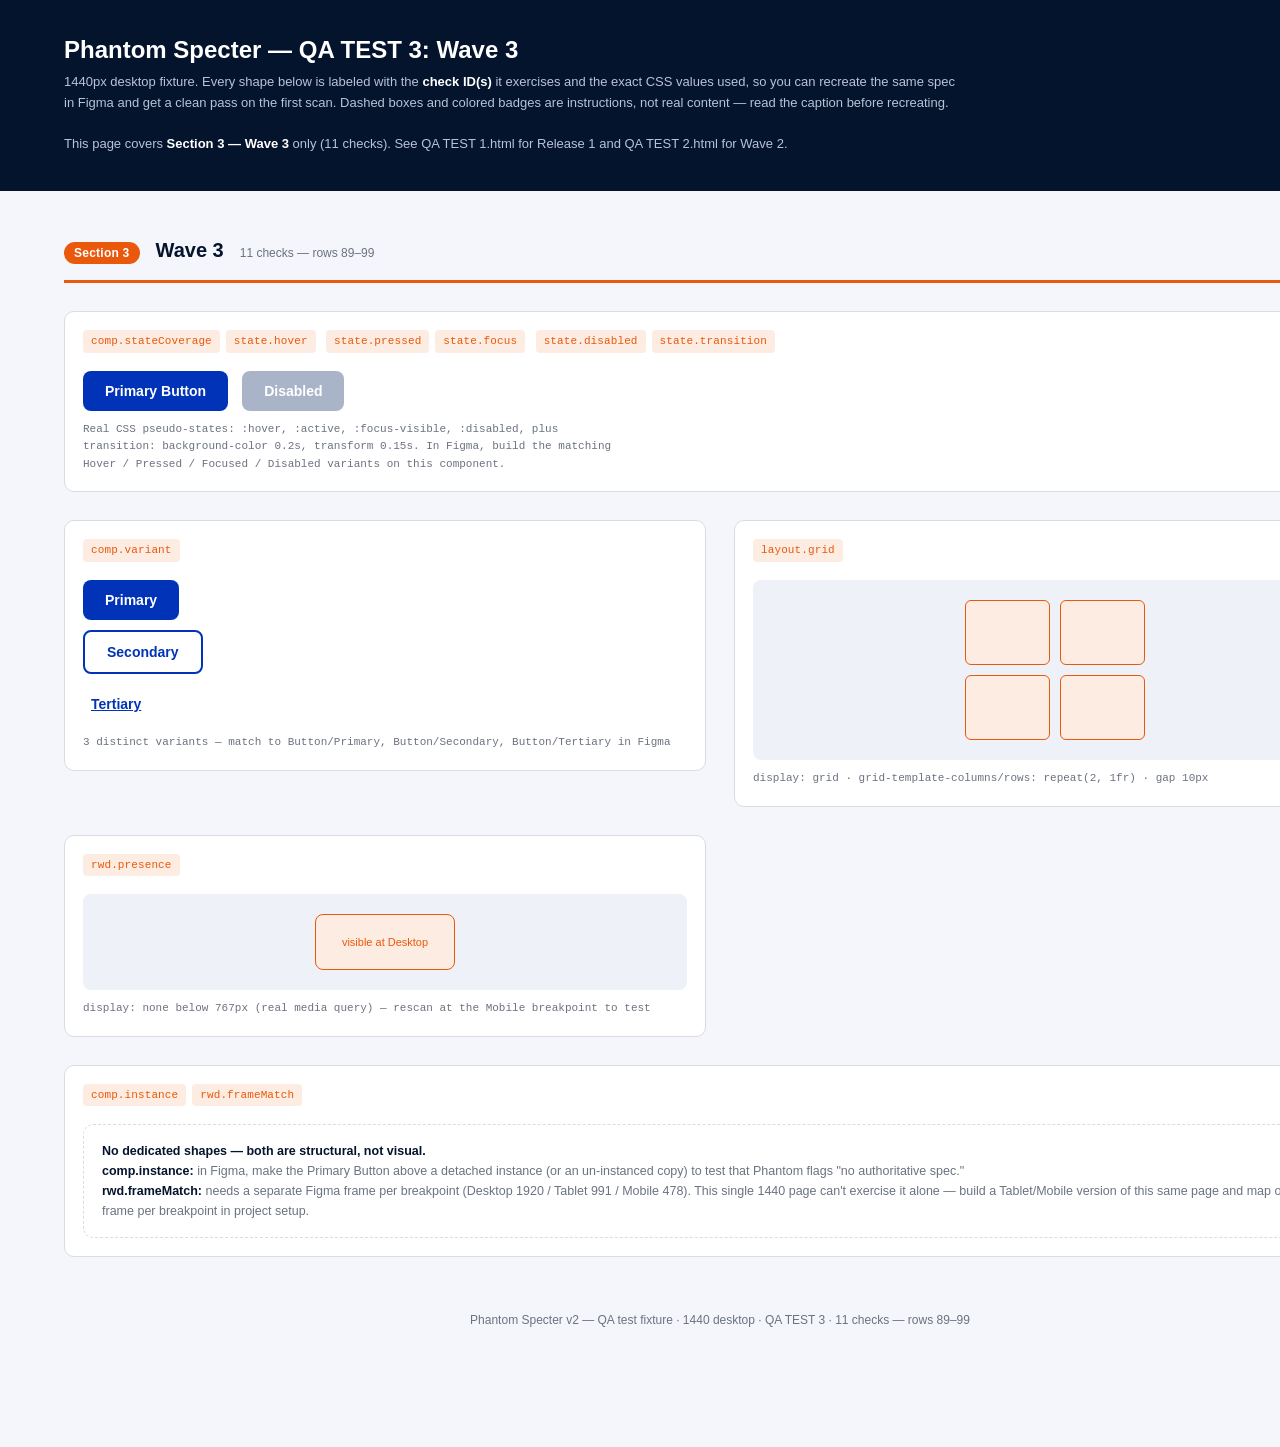
<file: pages/QA TEST 3.html>
<!DOCTYPE html>
<html lang="en">
<head>
<meta charset="UTF-8">
<title>Phantom Specter — QA TEST 3 (Wave 3)</title>
<style>
  :root{
    --navy:#04142D;
    --muted:#6B7280;
    --line:#D7DCE5;
    --bg:#F4F6FB;
    --card:#FFFFFF;
    --r1:#0033B8;      /* Release 1 accent */
    --r1bg:#E8EDFC;
    --w2:#7C3AED;      /* Wave 2 accent */
    --w2bg:#F1E9FE;
    --w3:#EA580C;      /* Wave 3 accent */
    --w3bg:#FDECE1;
  }
  *{box-sizing:border-box;}
  body{
    margin:0;
    background:#DCE0EA;
    font-family:Arial, Helvetica, sans-serif;
    color:var(--navy);
  }
  .page{
    width:1440px;
    margin:0 auto;
    background:var(--bg);
    padding:0 0 120px 0;
  }

  /* ---------- top banner ---------- */
  .banner{
    background:var(--navy);
    color:#fff;
    padding:36px 64px;
  }
  .banner h1{
    margin:0 0 8px 0;
    font-size:24px;
  }
  .banner p{
    margin:0;
    max-width:900px;
    font-size:13px;
    line-height:1.6;
    color:#B9C2D6;
  }
  .banner p b{ color:#fff; }

  /* ---------- section chrome ---------- */
  .section{ padding:48px 64px 16px 64px; }
  .section-head{
    display:flex;
    align-items:baseline;
    gap:16px;
    margin-bottom:28px;
    padding-bottom:16px;
    border-bottom:3px solid var(--accent);
  }
  .section-head .badge{
    font-size:12px;
    font-weight:700;
    color:#fff;
    background:var(--accent);
    padding:4px 10px;
    border-radius:100px;
    letter-spacing:.02em;
  }
  .section-head h2{ margin:0; font-size:20px; }
  .section-head .count{ font-size:12px; color:var(--muted); }
  .section-1{ --accent:var(--r1); }
  .section-2{ --accent:var(--w2); }
  .section-3{ --accent:var(--w3); }

  .grid{
    display:grid;
    grid-template-columns:repeat(3, 1fr);
    gap:28px;
    align-items:start;
  }
  .grid.wide{ grid-template-columns:repeat(2, 1fr); }

  /* ---------- test block chrome ---------- */
  .test{
    background:var(--card);
    border:1px solid var(--line);
    border-radius:10px;
    padding:18px;
  }
  .test.span2{ grid-column:span 2; }
  .test.span3{ grid-column:span 3; }
  .tag{
    display:inline-block;
    font:11px/1.5 "Courier New", monospace;
    text-transform:none;
    letter-spacing:.01em;
    color:var(--accent);
    background:var(--accent-bg);
    padding:3px 8px;
    border-radius:4px;
    margin:0 6px 6px 0;
  }
  .section-1 .tag{ --accent-bg:var(--r1bg); }
  .section-2 .tag{ --accent-bg:var(--w2bg); }
  .section-3 .tag{ --accent-bg:var(--w3bg); }
  .taglist{ margin-bottom:12px; }
  .stage{
    background:#EEF1F7;
    border-radius:8px;
    padding:20px;
    min-height:80px;
    display:flex;
    align-items:center;
    justify-content:center;
  }
  .spec{
    margin-top:10px;
    font:11px/1.6 "Courier New", monospace;
    color:var(--muted);
    white-space:pre-wrap;
  }
  .note{
    border:1.5px dashed var(--line);
    border-radius:10px;
    padding:16px 18px;
    color:var(--muted);
    font-size:12.5px;
    line-height:1.6;
    background:#fff;
  }
  .note b{ color:var(--navy); }

  /* ==================================================================
     SECTION 1 — RELEASE 1 test shapes
     ================================================================== */

  /* 1.1 Baseline Card — base.fontFamily/fontSize/fontWeight/lineHeight/
        letterSpacing/textColor/bgColor/paddingT-R-B-L/gap */
  .baseline-card{
    width:100%;
    background:#0A1F3D;         /* base.bgColor */
    padding:40px 32px 24px 16px; /* T R B L — deliberately all different */
    border-radius:12px;          /* base.cornerRadius (uniform) also visible here */
    display:flex;
    flex-direction:column;
    gap:16px;                    /* base.gap */
  }
  .baseline-card .headline{
    margin:0;
    font-family:Arial, sans-serif;   /* base.fontFamily */
    font-size:32px;                  /* base.fontSize */
    font-weight:700;                 /* base.fontWeight */
    line-height:40px;                /* base.lineHeight */
    letter-spacing:0.5px;            /* base.letterSpacing */
    color:#FFFFFF;                   /* base.textColor */
  }
  .baseline-card .sub{
    margin:0;
    font-family:Arial, sans-serif;
    font-size:16px;
    font-weight:400;
    line-height:24px;
    color:#B9C2D6;
  }

  /* 1.2 Corner radius — uniform */
  .radius-uniform{
    width:120px; height:80px;
    background:#DCE3F5;
    border:2px solid var(--r1);
    border-radius:16px; /* base.cornerRadius */
  }

  /* 1.3 Corner radius — per corner */
  .radius-percorner{
    width:120px; height:80px;
    background:#DCE3F5;
    border:2px solid var(--r1);
    border-radius:32px 4px 32px 4px; /* shape.radiusPerCorner */
  }

  /* 1.4 Shadow box */
  .shadow-box{
    width:140px; height:90px;
    background:#fff;
    border-radius:10px;
    box-shadow:4px 6px 12px 2px rgba(4,20,45,0.30); /* offset/blur/spread/color */
  }

  /* 1.5 Flex row — mode / primary / counter align */
  .flex-row{
    width:100%;
    display:flex;
    flex-direction:row;             /* layout.mode */
    justify-content:space-between;  /* layout.primaryAlign */
    align-items:center;             /* layout.counterAlign */
    background:#fff;
    border-radius:8px;
    padding:16px;
  }
  .chip{ background:var(--r1); color:#fff; font-size:12px; padding:6px 12px; border-radius:100px; }
  .chip.tall{ padding:14px 12px; }

  /* 1.6 text content / empty */
  .text-content p{ margin:0 0 8px 0; font-size:14px; }
  .text-empty-marker{
    display:inline-block; min-width:60px; min-height:16px;
    border:1px dashed var(--line); border-radius:3px;
  }

  /* 1.7 align / case / decoration */
  .type-line{ font-size:14px; margin:0 0 10px 0; }
  .align-demo{ text-align:center; }      /* type.align */
  .case-demo{ text-transform:uppercase; } /* type.case */
  .decoration-demo{ text-decoration:underline; } /* type.decoration */

  /* 1.8 extra element */
  .extra-badge{
    display:inline-block;
    background:#FEE2E2; color:#991B1B;
    font-size:11px; font-weight:700;
    padding:6px 12px; border-radius:100px;
  }

  /* 1.9 missing placeholder */
  .missing-box{
    height:64px;
    border:1.5px dashed #C7CAD1;
    border-radius:8px;
    display:flex; align-items:center; justify-content:center;
    color:var(--muted); font-size:12px;
  }

  /* ==================================================================
     SECTION 2 — WAVE 2 test shapes
     ================================================================== */

  /* 2.1 image fit */
  .img-fit-frame{
    width:160px; height:90px;
    overflow:hidden;
    border-radius:8px;
  }
  .img-fit-frame img{
    width:100%; height:100%;
    object-fit:cover; /* fill.imageScaleMode */
    display:block;
  }

  /* 2.2 hidden fill */
  .hidden-fill-box{
    width:140px; height:80px;
    background-color:#EAD9FF; /* fill.visible */
    border-radius:8px;
  }

  /* 2.3 background blur */
  .blur-stage{
    position:relative;
    width:100%; height:110px;
    border-radius:10px;
    background:linear-gradient(135deg,#7C3AED,#0033B8,#EA580C);
    overflow:hidden;
  }
  .blur-panel{
    position:absolute; inset:16px 40px;
    background:rgba(255,255,255,0.35);
    backdrop-filter:blur(12px);   /* fx.backgroundBlur */
    -webkit-backdrop-filter:blur(12px);
    border-radius:8px;
    display:flex; align-items:center; justify-content:center;
    color:#fff; font-size:11px; font-weight:700;
  }

  /* 2.4 inner shadow */
  .inner-shadow-box{
    width:140px; height:80px;
    background:#EDEFF5;
    border-radius:8px;
    box-shadow:inset 0 0 12px rgba(4,20,45,0.35); /* fx.innerShadow */
  }

  /* 2.5 layer blur */
  .blur-circle-stage{ display:flex; align-items:center; justify-content:center; }
  .blur-circle{
    width:70px; height:70px; border-radius:50%;
    background:var(--w2);
    filter:blur(6px); /* fx.layerBlur */
  }

  /* 2.6 stacked shadows */
  .stack-shadow-box{
    width:110px; height:70px;
    background:#fff;
    border-radius:8px;
    box-shadow:
      3px 3px 0 #0033B8,
      6px 6px 0 #7C3AED,
      9px 9px 0 #EA580C; /* fx.shadowCount */
    margin:0 auto;
  }

  /* 2.7 absolute position */
  .abs-parent{
    position:relative;
    width:100%; height:90px;
    background:#fff;
    border-radius:8px;
  }
  .abs-child{
    position:absolute; /* layout.absolute */
    top:12px; right:12px;
    background:var(--w2); color:#fff;
    font-size:11px; padding:4px 10px; border-radius:100px;
  }

  /* 2.8 clip content */
  .clip-parent{
    width:100%; height:70px;
    overflow:hidden;  /* layout.clips */
    background:#fff;
    border-radius:8px;
    position:relative;
  }
  .clip-child{
    width:120px; height:120px;
    background:var(--w2bg);
    border:2px solid var(--w2);
    border-radius:8px;
    position:absolute; left:20px; top:20px;
  }

  /* 2.9 wrap + row-gap */
  .wrap-row{
    display:flex;
    flex-wrap:wrap;        /* layout.wrap */
    row-gap:16px;          /* layout.counterGap */
    column-gap:8px;
    width:260px;
  }
  .wrap-chip{ background:var(--w2); color:#fff; font-size:11px; padding:6px 10px; border-radius:100px; }

  /* 2.10 min/max */
  .minmax-box{
    min-width:100px; max-width:220px;
    min-height:50px; max-height:90px;
    width:60%;
    background:#fff; border:2px dashed var(--w2);
    border-radius:8px;
    display:flex; align-items:center; justify-content:center;
    font-size:11px; color:var(--muted); text-align:center; padding:8px;
  }

  /* 2.11 repeated items */
  .repeat-row{ display:flex; gap:12px; }
  .repeat-card{
    width:70px; height:70px;
    background:#fff; border-radius:8px;
    border:1px solid var(--line);
  }

  /* 2.12 hidden shipped */
  .hidden-shipped-box{
    width:140px; height:70px;
    background:var(--w2bg);
    border:1px solid var(--w2);
    border-radius:8px;
  }

  /* 2.13 type style panel */
  .type-panel p{ margin:0 0 10px 0; }
  .italic-line{ font-style:italic; font-size:13px; }               /* type.italic */
  .clamp-line{
    font-size:12px; margin:0 0 10px 0;
    display:-webkit-box;
    -webkit-line-clamp:2;                 /* type.maxLines */
    -webkit-box-orient:vertical;
    overflow:hidden;
  }
  .truncate-line{
    font-size:12px;
    white-space:nowrap; overflow:hidden;
    text-overflow:ellipsis;               /* type.truncation */
    width:100%;
  }
  .para-a, .para-b{ font-size:12px; margin-top:14px; }             /* type.paragraphSpacing (margin-block) */
  .valign-box{
    height:56px; display:flex; align-items:center;                /* type.valign */
    background:#F4F6FB; border-radius:6px; padding:0 10px;
    font-size:12px;
  }

  /* 2.14 blend mode */
  .blend-stage{ position:relative; height:80px; }
  .blend-a, .blend-b{
    position:absolute; width:60px; height:60px; border-radius:50%;
  }
  .blend-a{ background:#0033B8; left:30px; top:10px; }
  .blend-b{ background:#EA580C; left:70px; top:10px; mix-blend-mode:multiply; } /* fill.blendMode */

  /* 2.15 gradient fill */
  .gradient-box{
    width:100%; height:80px; border-radius:8px;
    background:linear-gradient(135deg, #0033B8 0%, #7C3AED 100%); /* fill.gradientType + gradientStops */
  }

  /* 2.16 copy length */
  .length-text{ font-size:13px; line-height:1.5; }

  /* 2.17 grow / self-align */
  .grow-row{ display:flex; align-items:flex-start; gap:8px; width:100%; height:70px; background:#fff; border-radius:8px; padding:10px; }
  .grow-item{ background:var(--w2bg); border:1px solid var(--w2); border-radius:6px; padding:8px; font-size:10px; }
  .grow-fill{ flex-grow:1; }             /* layout.grow */
  .grow-end{ align-self:flex-end; }      /* layout.selfAlign */

  /* 2.18 sizing modes */
  .sizing-row{ display:flex; gap:10px; width:100%; }
  .size-hug{ width:fit-content; }        /* layout.sizingH: hug */
  .size-fill{ width:100%; }              /* layout.sizingH: fill */
  .size-fixed{ width:180px; }            /* layout.sizingH: fixed */
  .size-box{ background:var(--w2bg); border:1px solid var(--w2); border-radius:6px; padding:10px 14px; font-size:10px; white-space:nowrap; }

  /* 2.19 aspect ratio */
  .aspect-box{
    width:180px;
    aspect-ratio:16/9;  /* shape.aspectRatio */
    background:var(--w2bg);
    border:1px solid var(--w2);
    border-radius:8px;
  }

  /* 2.20 reading order */
  .order-row{ display:flex; gap:10px; }
  .order-chip{ background:#fff; border:1px solid var(--line); border-radius:6px; padding:10px 14px; font-size:13px; font-weight:700; }
  .order-1{ order:3; }  /* struct.order — DOM order 1,2,3 but visual order scrambled */
  .order-2{ order:1; }
  .order-3{ order:2; }

  /* ==================================================================
     SECTION 3 — WAVE 3 test shapes
     ================================================================== */

  .btn{
    font-family:Arial, sans-serif;
    font-size:14px;
    font-weight:700;
    padding:12px 22px;
    border-radius:8px;
    border:none;
    cursor:pointer;
    transition:background-color 0.2s ease, transform 0.15s ease; /* state.transition */
  }
  .btn-primary{
    background:var(--r1); color:#fff;
  }
  .btn-primary:hover{ background:#00268F; }        /* state.hover */
  .btn-primary:active{ background:#001A66; transform:translateY(1px); } /* state.pressed */
  .btn-primary:focus-visible{ outline:3px solid #93B4FF; outline-offset:2px; } /* state.focus */
  .btn-primary:disabled{ background:#A9B4C9; cursor:not-allowed; }         /* state.disabled */

  .btn-secondary{
    background:#fff; color:var(--r1); border:2px solid var(--r1);
  }
  .btn-secondary:hover{ background:var(--r1bg); }
  .btn-tertiary{
    background:transparent; color:var(--r1); text-decoration:underline; padding:12px 8px;
  }

  .btn-row{ display:flex; gap:14px; align-items:center; flex-wrap:wrap; }

  .grid-layout{
    display:grid;
    grid-template-columns:repeat(2, 1fr); /* layout.grid */
    grid-template-rows:repeat(2, 1fr);
    gap:10px;
    width:180px; height:140px;
  }
  .grid-cell{ background:var(--w3bg); border:1px solid var(--w3); border-radius:6px; }

  @media (max-width:767px){
    .presence-box{ display:none; } /* rwd.presence — hides at Mobile breakpoint */
  }
  .presence-box{
    width:140px; height:56px;
    background:var(--w3bg); border:1px solid var(--w3); border-radius:8px;
    display:flex; align-items:center; justify-content:center;
    font-size:11px; color:var(--w3);
  }

  footer{ text-align:center; color:var(--muted); font-size:12px; padding:40px 0 0; }
</style>
</head>
<body>
<div class="page">

  <div class="banner">
    <h1>Phantom Specter — QA TEST 3: Wave 3</h1>
    <p>
      1440px desktop fixture. Every shape below is labeled with the <b>check ID(s)</b> it exercises
      and the exact CSS values used, so you can recreate the same spec in Figma and get a clean pass
      on the first scan. Dashed boxes and colored badges are instructions, not real content — read
      the caption before recreating.<br><br>
      This page covers <b>Section 3 — Wave 3</b> only (11 checks). See QA TEST 1.html for Release 1 and QA TEST 2.html for Wave 2.
    </p>
  </div>

  <section class="section section-3">
    <div class="section-head">
      <span class="badge">Section 3</span>
      <h2>Wave 3</h2>
      <span class="count">11 checks — rows 89–99</span>
    </div>

    <div class="grid wide">

      <div class="test span2">
        <div class="taglist">
          <span class="tag">comp.stateCoverage</span><span class="tag">state.hover</span>
          <span class="tag">state.pressed</span><span class="tag">state.focus</span>
          <span class="tag">state.disabled</span><span class="tag">state.transition</span>
        </div>
        <div class="btn-row">
          <button class="btn btn-primary">Primary Button</button>
          <button class="btn btn-primary" disabled>Disabled</button>
        </div>
        <div class="spec">Real CSS pseudo-states: :hover, :active, :focus-visible, :disabled, plus
transition: background-color 0.2s, transform 0.15s. In Figma, build the matching
Hover / Pressed / Focused / Disabled variants on this component.</div>
      </div>

      <div class="test">
        <div class="taglist"><span class="tag">comp.variant</span></div>
        <div class="btn-row" style="flex-direction:column; align-items:flex-start; gap:10px;">
          <button class="btn btn-primary">Primary</button>
          <button class="btn btn-secondary">Secondary</button>
          <button class="btn btn-tertiary">Tertiary</button>
        </div>
        <div class="spec">3 distinct variants — match to Button/Primary, Button/Secondary, Button/Tertiary in Figma</div>
      </div>

      <div class="test">
        <div class="taglist"><span class="tag">layout.grid</span></div>
        <div class="stage">
          <div class="grid-layout">
            <div class="grid-cell"></div><div class="grid-cell"></div>
            <div class="grid-cell"></div><div class="grid-cell"></div>
          </div>
        </div>
        <div class="spec">display: grid · grid-template-columns/rows: repeat(2, 1fr) · gap 10px</div>
      </div>

      <div class="test">
        <div class="taglist"><span class="tag">rwd.presence</span></div>
        <div class="stage"><div class="presence-box">visible at Desktop</div></div>
        <div class="spec">display: none below 767px (real media query) — rescan at the Mobile breakpoint to test</div>
      </div>

      <div class="test span2">
        <div class="taglist"><span class="tag">comp.instance</span><span class="tag">rwd.frameMatch</span></div>
        <div class="note">
          <b>No dedicated shapes — both are structural, not visual.</b><br>
          <b>comp.instance:</b> in Figma, make the Primary Button above a detached instance (or an
          un-instanced copy) to test that Phantom flags "no authoritative spec."<br>
          <b>rwd.frameMatch:</b> needs a separate Figma frame per breakpoint (Desktop 1920 / Tablet 991 /
          Mobile 478). This single 1440 page can't exercise it alone — build a Tablet/Mobile version
          of this same page and map one Figma frame per breakpoint in project setup.
        </div>
      </div>

    </div>
  </section>

  <footer>Phantom Specter v2 — QA test fixture · 1440 desktop · QA TEST 3 · 11 checks — rows 89–99</footer>

</div>
</body>
</html>
</file>
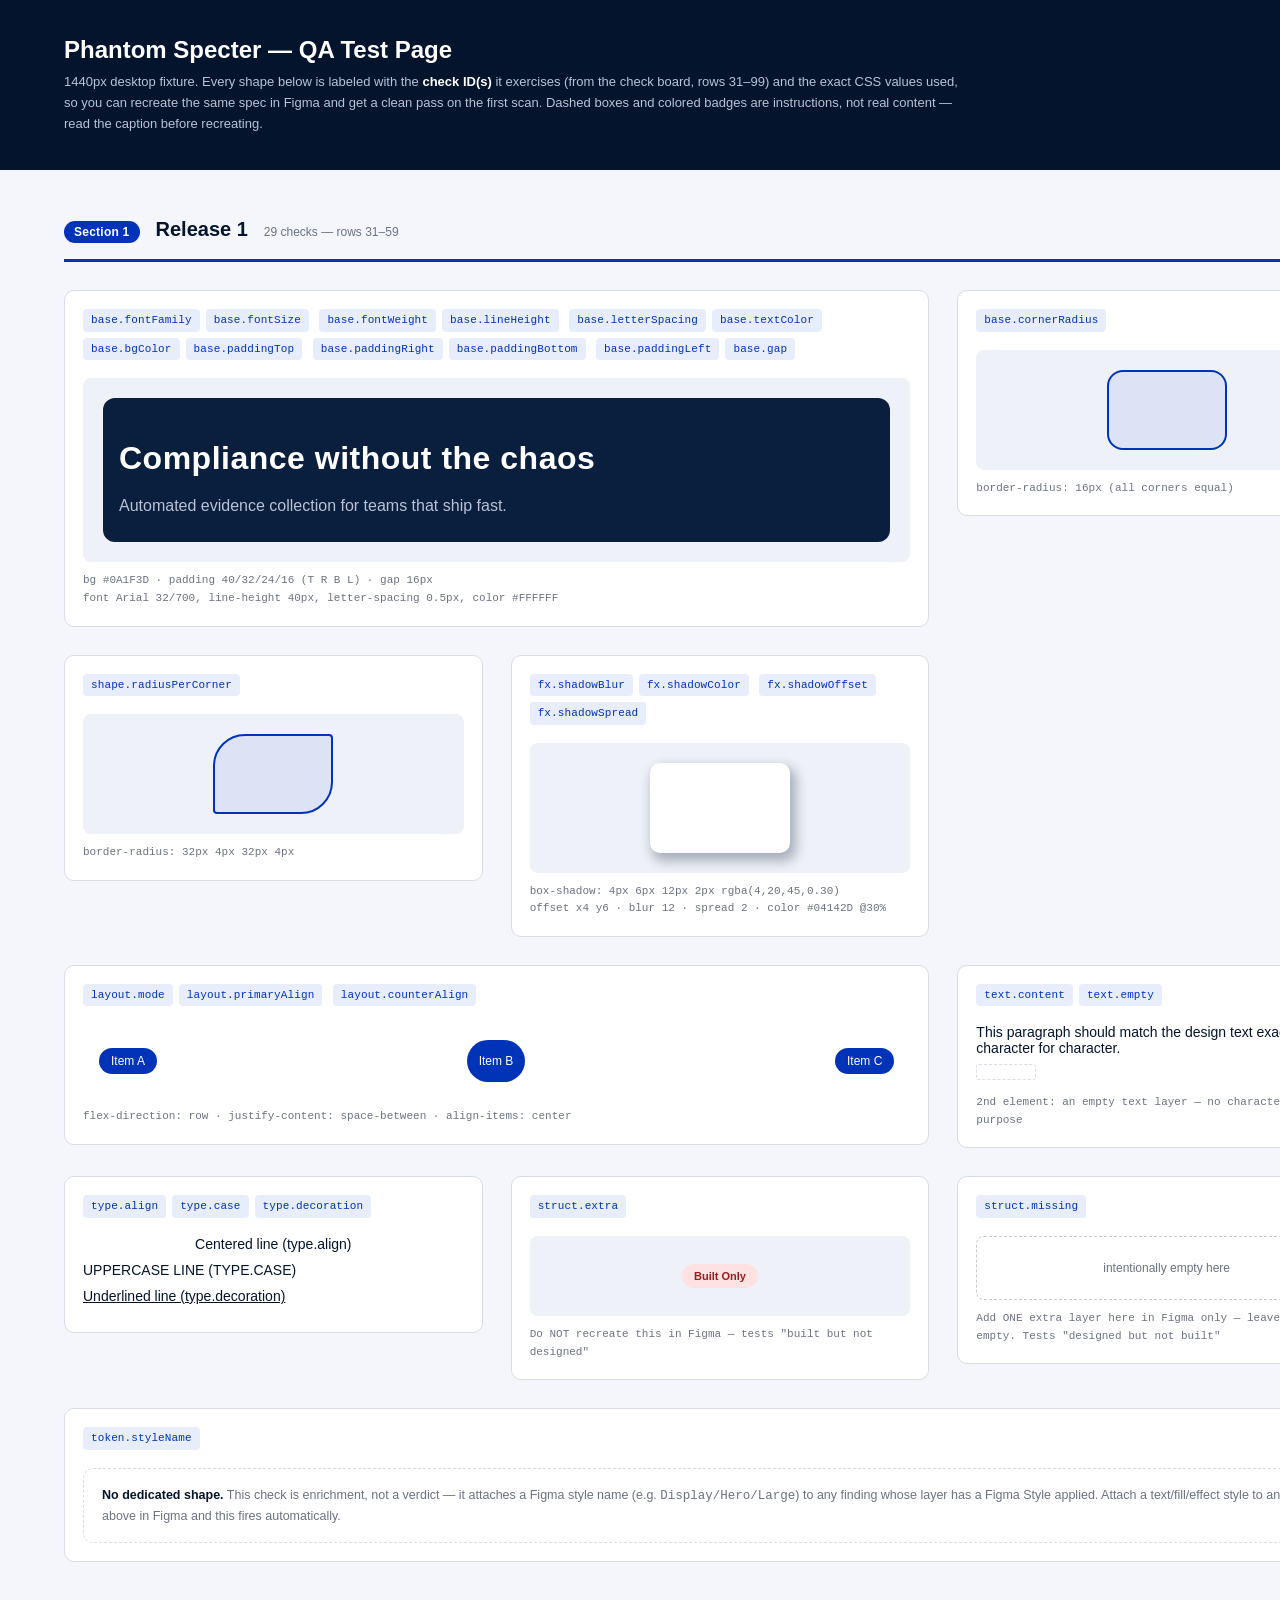
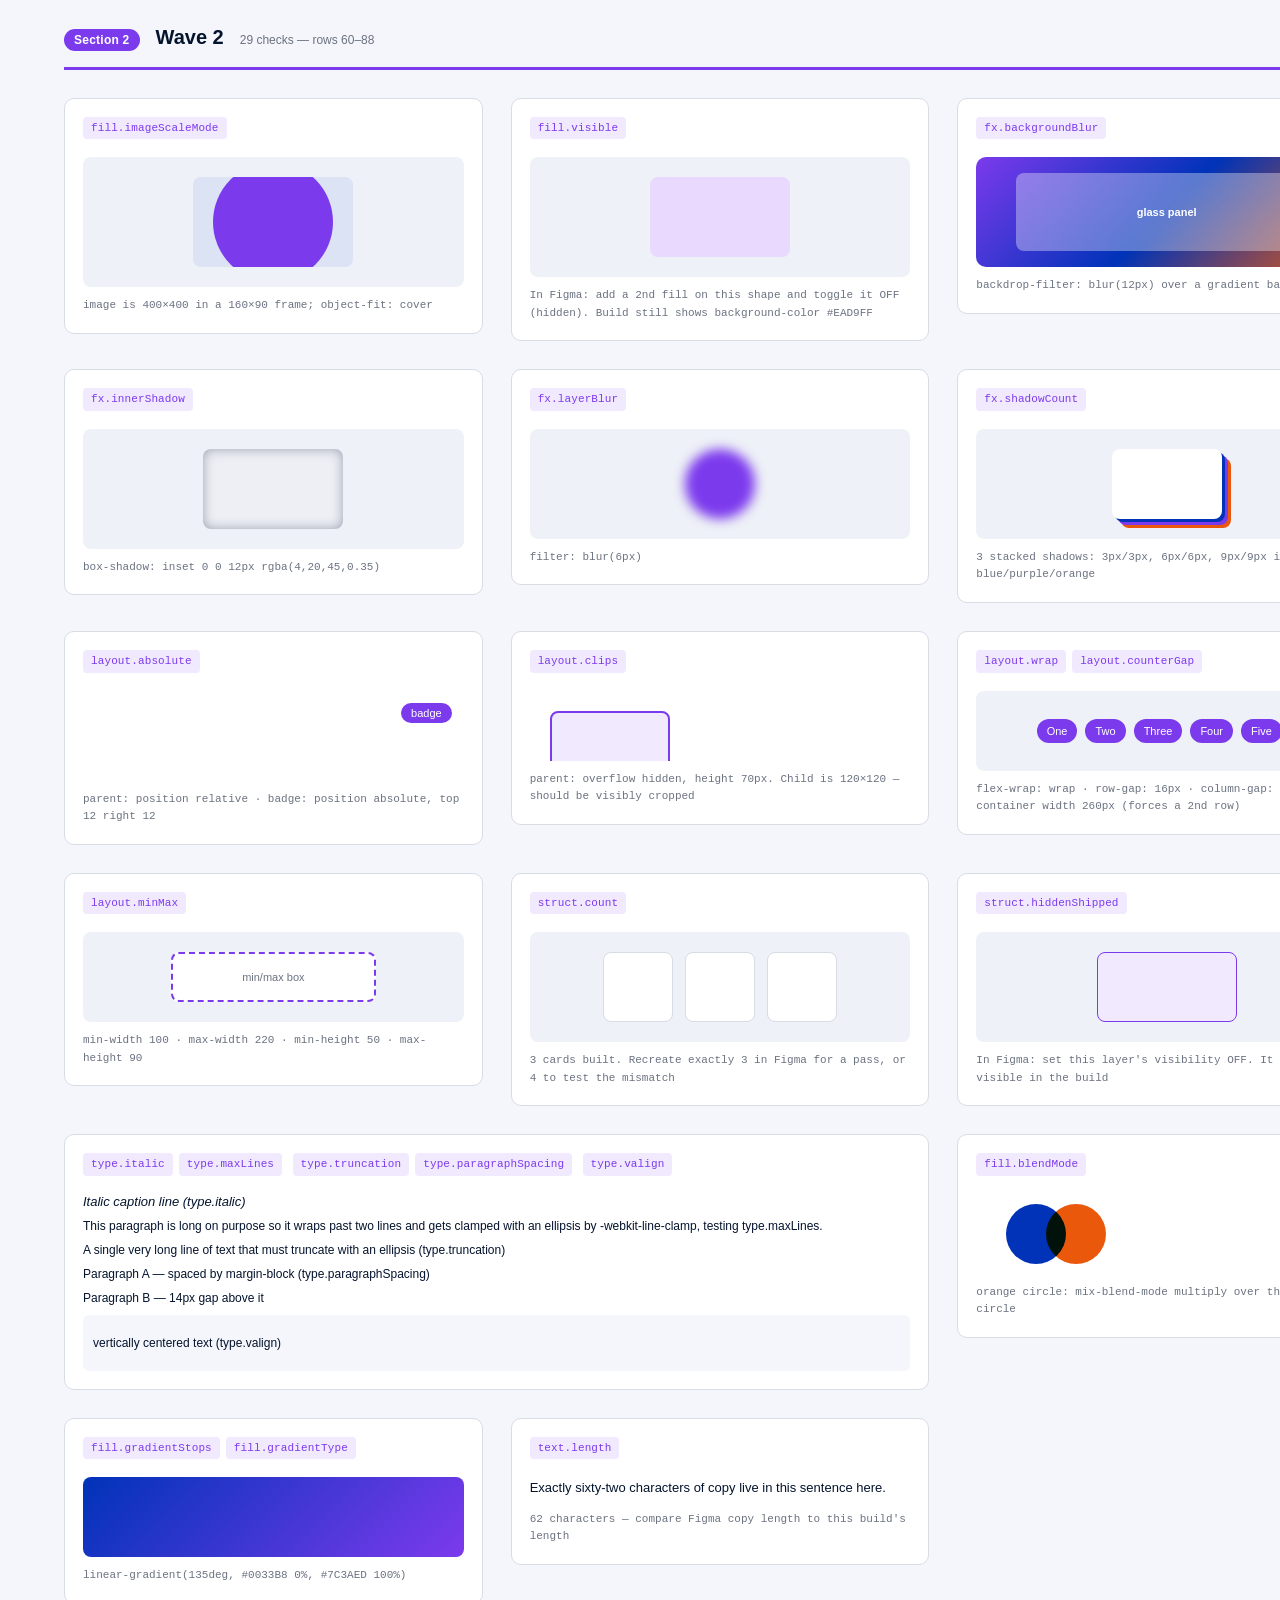
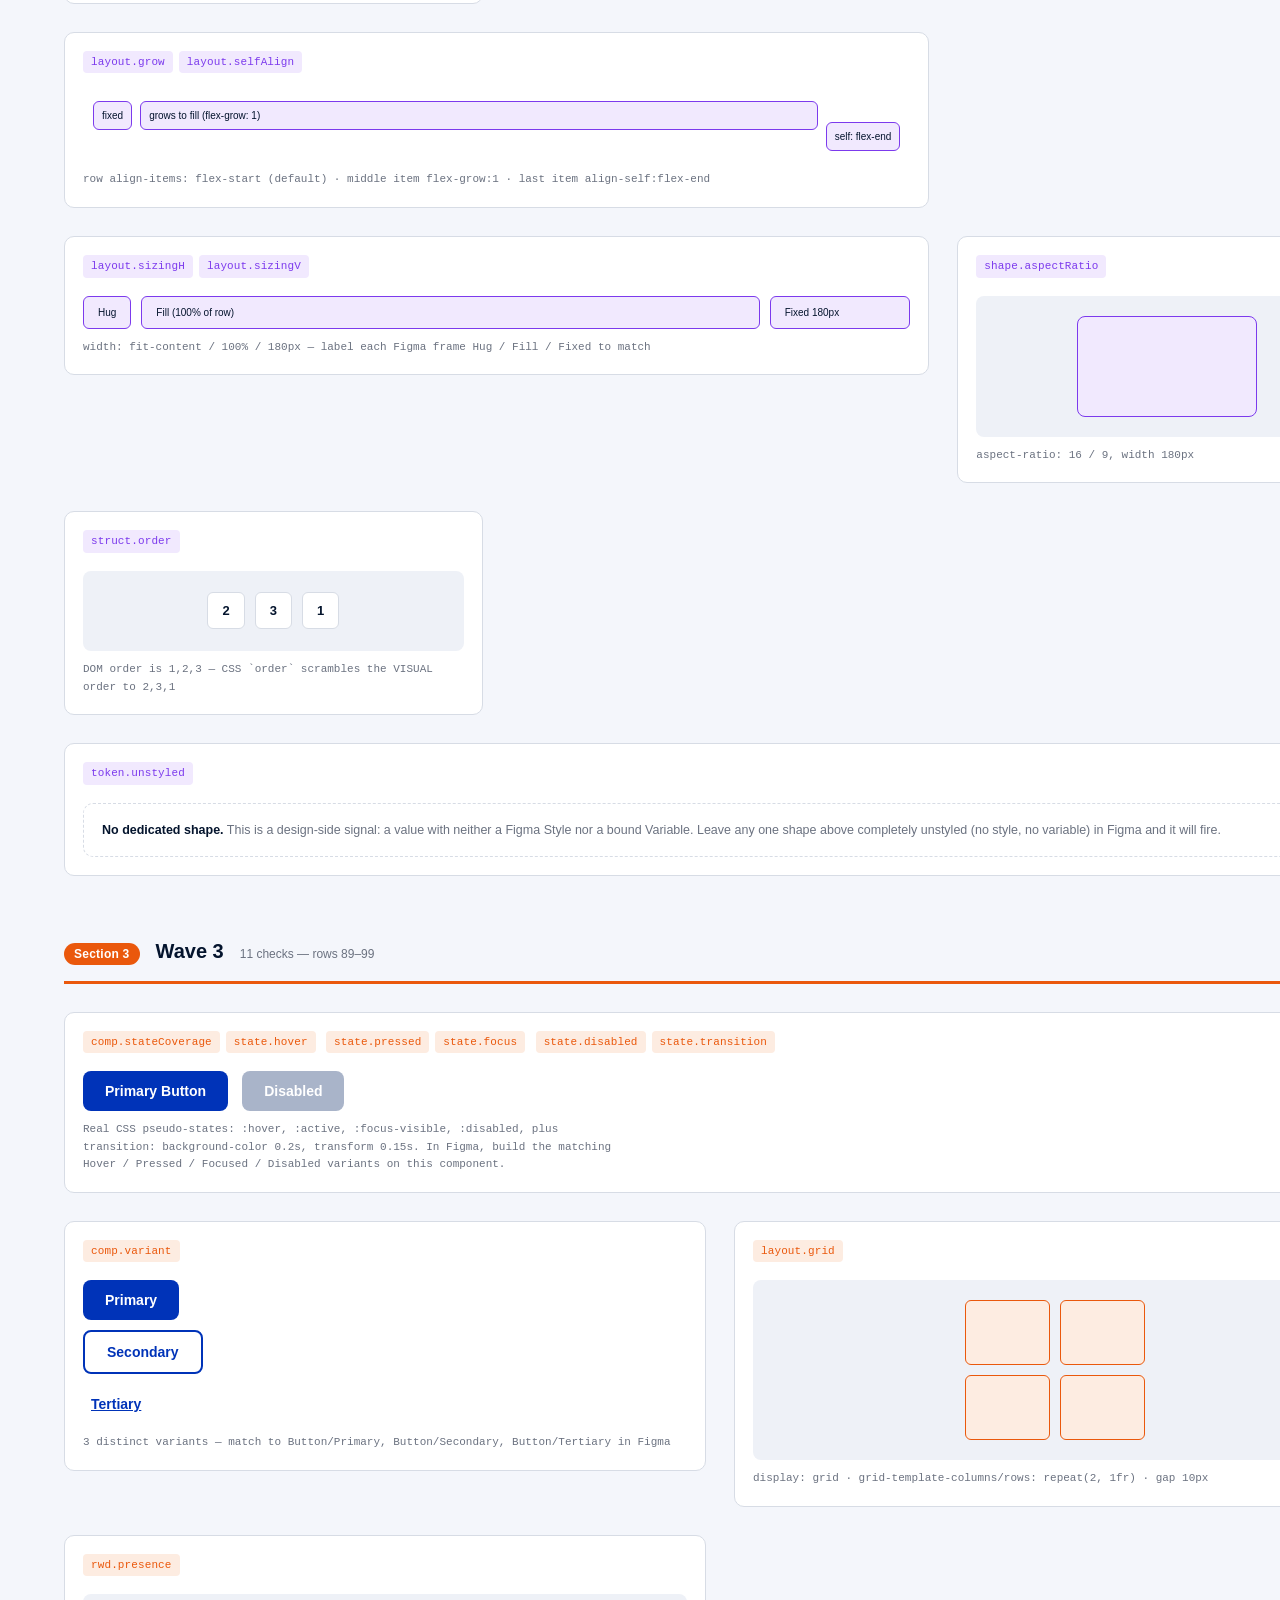
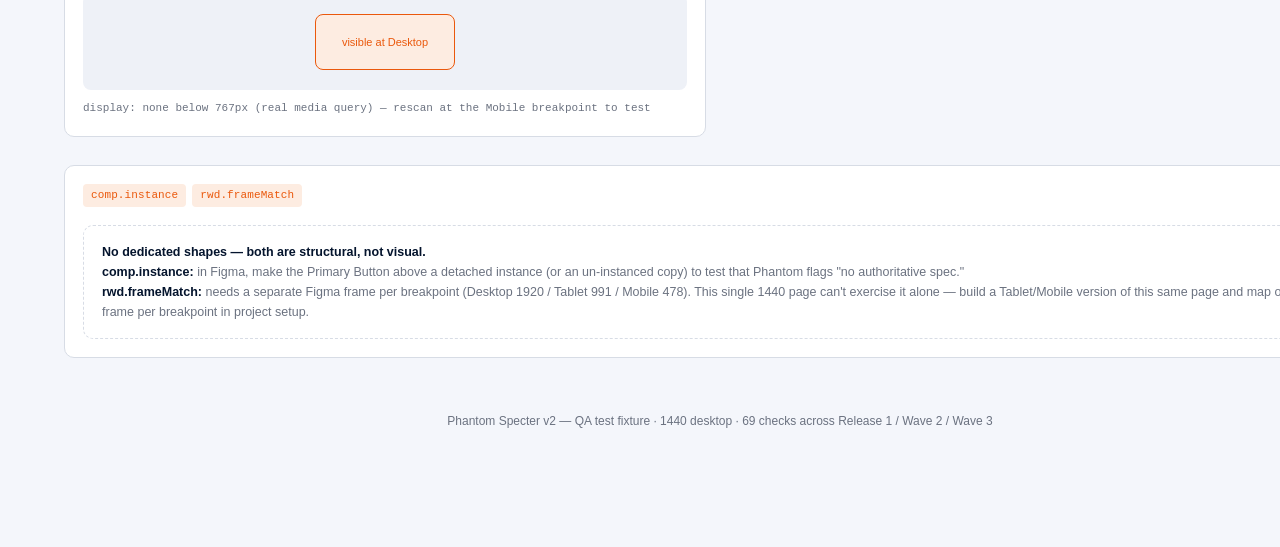
<file: pages/QA TEST PAGE WHOLE.html>
<!DOCTYPE html>
<html lang="en">
<head>
<meta charset="UTF-8">
<title>Phantom Specter — QA Test Page (1440 Desktop)</title>
<style>
  :root{
    --navy:#04142D;
    --muted:#6B7280;
    --line:#D7DCE5;
    --bg:#F4F6FB;
    --card:#FFFFFF;
    --r1:#0033B8;      /* Release 1 accent */
    --r1bg:#E8EDFC;
    --w2:#7C3AED;      /* Wave 2 accent */
    --w2bg:#F1E9FE;
    --w3:#EA580C;      /* Wave 3 accent */
    --w3bg:#FDECE1;
  }
  *{box-sizing:border-box;}
  body{
    margin:0;
    background:#DCE0EA;
    font-family:Arial, Helvetica, sans-serif;
    color:var(--navy);
  }
  .page{
    width:1440px;
    margin:0 auto;
    background:var(--bg);
    padding:0 0 120px 0;
  }

  /* ---------- top banner ---------- */
  .banner{
    background:var(--navy);
    color:#fff;
    padding:36px 64px;
  }
  .banner h1{
    margin:0 0 8px 0;
    font-size:24px;
  }
  .banner p{
    margin:0;
    max-width:900px;
    font-size:13px;
    line-height:1.6;
    color:#B9C2D6;
  }
  .banner p b{ color:#fff; }

  /* ---------- section chrome ---------- */
  .section{ padding:48px 64px 16px 64px; }
  .section-head{
    display:flex;
    align-items:baseline;
    gap:16px;
    margin-bottom:28px;
    padding-bottom:16px;
    border-bottom:3px solid var(--accent);
  }
  .section-head .badge{
    font-size:12px;
    font-weight:700;
    color:#fff;
    background:var(--accent);
    padding:4px 10px;
    border-radius:100px;
    letter-spacing:.02em;
  }
  .section-head h2{ margin:0; font-size:20px; }
  .section-head .count{ font-size:12px; color:var(--muted); }
  .section-1{ --accent:var(--r1); }
  .section-2{ --accent:var(--w2); }
  .section-3{ --accent:var(--w3); }

  .grid{
    display:grid;
    grid-template-columns:repeat(3, 1fr);
    gap:28px;
    align-items:start;
  }
  .grid.wide{ grid-template-columns:repeat(2, 1fr); }

  /* ---------- test block chrome ---------- */
  .test{
    background:var(--card);
    border:1px solid var(--line);
    border-radius:10px;
    padding:18px;
  }
  .test.span2{ grid-column:span 2; }
  .test.span3{ grid-column:span 3; }
  .tag{
    display:inline-block;
    font:11px/1.5 "Courier New", monospace;
    text-transform:none;
    letter-spacing:.01em;
    color:var(--accent);
    background:var(--accent-bg);
    padding:3px 8px;
    border-radius:4px;
    margin:0 6px 6px 0;
  }
  .section-1 .tag{ --accent-bg:var(--r1bg); }
  .section-2 .tag{ --accent-bg:var(--w2bg); }
  .section-3 .tag{ --accent-bg:var(--w3bg); }
  .taglist{ margin-bottom:12px; }
  .stage{
    background:#EEF1F7;
    border-radius:8px;
    padding:20px;
    min-height:80px;
    display:flex;
    align-items:center;
    justify-content:center;
  }
  .spec{
    margin-top:10px;
    font:11px/1.6 "Courier New", monospace;
    color:var(--muted);
    white-space:pre-wrap;
  }
  .note{
    border:1.5px dashed var(--line);
    border-radius:10px;
    padding:16px 18px;
    color:var(--muted);
    font-size:12.5px;
    line-height:1.6;
    background:#fff;
  }
  .note b{ color:var(--navy); }

  /* ==================================================================
     SECTION 1 — RELEASE 1 test shapes
     ================================================================== */

  /* 1.1 Baseline Card — base.fontFamily/fontSize/fontWeight/lineHeight/
        letterSpacing/textColor/bgColor/paddingT-R-B-L/gap */
  .baseline-card{
    width:100%;
    background:#0A1F3D;         /* base.bgColor */
    padding:40px 32px 24px 16px; /* T R B L — deliberately all different */
    border-radius:12px;          /* base.cornerRadius (uniform) also visible here */
    display:flex;
    flex-direction:column;
    gap:16px;                    /* base.gap */
  }
  .baseline-card .headline{
    margin:0;
    font-family:Arial, sans-serif;   /* base.fontFamily */
    font-size:32px;                  /* base.fontSize */
    font-weight:700;                 /* base.fontWeight */
    line-height:40px;                /* base.lineHeight */
    letter-spacing:0.5px;            /* base.letterSpacing */
    color:#FFFFFF;                   /* base.textColor */
  }
  .baseline-card .sub{
    margin:0;
    font-family:Arial, sans-serif;
    font-size:16px;
    font-weight:400;
    line-height:24px;
    color:#B9C2D6;
  }

  /* 1.2 Corner radius — uniform */
  .radius-uniform{
    width:120px; height:80px;
    background:#DCE3F5;
    border:2px solid var(--r1);
    border-radius:16px; /* base.cornerRadius */
  }

  /* 1.3 Corner radius — per corner */
  .radius-percorner{
    width:120px; height:80px;
    background:#DCE3F5;
    border:2px solid var(--r1);
    border-radius:32px 4px 32px 4px; /* shape.radiusPerCorner */
  }

  /* 1.4 Shadow box */
  .shadow-box{
    width:140px; height:90px;
    background:#fff;
    border-radius:10px;
    box-shadow:4px 6px 12px 2px rgba(4,20,45,0.30); /* offset/blur/spread/color */
  }

  /* 1.5 Flex row — mode / primary / counter align */
  .flex-row{
    width:100%;
    display:flex;
    flex-direction:row;             /* layout.mode */
    justify-content:space-between;  /* layout.primaryAlign */
    align-items:center;             /* layout.counterAlign */
    background:#fff;
    border-radius:8px;
    padding:16px;
  }
  .chip{ background:var(--r1); color:#fff; font-size:12px; padding:6px 12px; border-radius:100px; }
  .chip.tall{ padding:14px 12px; }

  /* 1.6 text content / empty */
  .text-content p{ margin:0 0 8px 0; font-size:14px; }
  .text-empty-marker{
    display:inline-block; min-width:60px; min-height:16px;
    border:1px dashed var(--line); border-radius:3px;
  }

  /* 1.7 align / case / decoration */
  .type-line{ font-size:14px; margin:0 0 10px 0; }
  .align-demo{ text-align:center; }      /* type.align */
  .case-demo{ text-transform:uppercase; } /* type.case */
  .decoration-demo{ text-decoration:underline; } /* type.decoration */

  /* 1.8 extra element */
  .extra-badge{
    display:inline-block;
    background:#FEE2E2; color:#991B1B;
    font-size:11px; font-weight:700;
    padding:6px 12px; border-radius:100px;
  }

  /* 1.9 missing placeholder */
  .missing-box{
    height:64px;
    border:1.5px dashed #C7CAD1;
    border-radius:8px;
    display:flex; align-items:center; justify-content:center;
    color:var(--muted); font-size:12px;
  }

  /* ==================================================================
     SECTION 2 — WAVE 2 test shapes
     ================================================================== */

  /* 2.1 image fit */
  .img-fit-frame{
    width:160px; height:90px;
    overflow:hidden;
    border-radius:8px;
  }
  .img-fit-frame img{
    width:100%; height:100%;
    object-fit:cover; /* fill.imageScaleMode */
    display:block;
  }

  /* 2.2 hidden fill */
  .hidden-fill-box{
    width:140px; height:80px;
    background-color:#EAD9FF; /* fill.visible */
    border-radius:8px;
  }

  /* 2.3 background blur */
  .blur-stage{
    position:relative;
    width:100%; height:110px;
    border-radius:10px;
    background:linear-gradient(135deg,#7C3AED,#0033B8,#EA580C);
    overflow:hidden;
  }
  .blur-panel{
    position:absolute; inset:16px 40px;
    background:rgba(255,255,255,0.35);
    backdrop-filter:blur(12px);   /* fx.backgroundBlur */
    -webkit-backdrop-filter:blur(12px);
    border-radius:8px;
    display:flex; align-items:center; justify-content:center;
    color:#fff; font-size:11px; font-weight:700;
  }

  /* 2.4 inner shadow */
  .inner-shadow-box{
    width:140px; height:80px;
    background:#EDEFF5;
    border-radius:8px;
    box-shadow:inset 0 0 12px rgba(4,20,45,0.35); /* fx.innerShadow */
  }

  /* 2.5 layer blur */
  .blur-circle-stage{ display:flex; align-items:center; justify-content:center; }
  .blur-circle{
    width:70px; height:70px; border-radius:50%;
    background:var(--w2);
    filter:blur(6px); /* fx.layerBlur */
  }

  /* 2.6 stacked shadows */
  .stack-shadow-box{
    width:110px; height:70px;
    background:#fff;
    border-radius:8px;
    box-shadow:
      3px 3px 0 #0033B8,
      6px 6px 0 #7C3AED,
      9px 9px 0 #EA580C; /* fx.shadowCount */
    margin:0 auto;
  }

  /* 2.7 absolute position */
  .abs-parent{
    position:relative;
    width:100%; height:90px;
    background:#fff;
    border-radius:8px;
  }
  .abs-child{
    position:absolute; /* layout.absolute */
    top:12px; right:12px;
    background:var(--w2); color:#fff;
    font-size:11px; padding:4px 10px; border-radius:100px;
  }

  /* 2.8 clip content */
  .clip-parent{
    width:100%; height:70px;
    overflow:hidden;  /* layout.clips */
    background:#fff;
    border-radius:8px;
    position:relative;
  }
  .clip-child{
    width:120px; height:120px;
    background:var(--w2bg);
    border:2px solid var(--w2);
    border-radius:8px;
    position:absolute; left:20px; top:20px;
  }

  /* 2.9 wrap + row-gap */
  .wrap-row{
    display:flex;
    flex-wrap:wrap;        /* layout.wrap */
    row-gap:16px;          /* layout.counterGap */
    column-gap:8px;
    width:260px;
  }
  .wrap-chip{ background:var(--w2); color:#fff; font-size:11px; padding:6px 10px; border-radius:100px; }

  /* 2.10 min/max */
  .minmax-box{
    min-width:100px; max-width:220px;
    min-height:50px; max-height:90px;
    width:60%;
    background:#fff; border:2px dashed var(--w2);
    border-radius:8px;
    display:flex; align-items:center; justify-content:center;
    font-size:11px; color:var(--muted); text-align:center; padding:8px;
  }

  /* 2.11 repeated items */
  .repeat-row{ display:flex; gap:12px; }
  .repeat-card{
    width:70px; height:70px;
    background:#fff; border-radius:8px;
    border:1px solid var(--line);
  }

  /* 2.12 hidden shipped */
  .hidden-shipped-box{
    width:140px; height:70px;
    background:var(--w2bg);
    border:1px solid var(--w2);
    border-radius:8px;
  }

  /* 2.13 type style panel */
  .type-panel p{ margin:0 0 10px 0; }
  .italic-line{ font-style:italic; font-size:13px; }               /* type.italic */
  .clamp-line{
    font-size:12px; margin:0 0 10px 0;
    display:-webkit-box;
    -webkit-line-clamp:2;                 /* type.maxLines */
    -webkit-box-orient:vertical;
    overflow:hidden;
  }
  .truncate-line{
    font-size:12px;
    white-space:nowrap; overflow:hidden;
    text-overflow:ellipsis;               /* type.truncation */
    width:100%;
  }
  .para-a, .para-b{ font-size:12px; margin-top:14px; }             /* type.paragraphSpacing (margin-block) */
  .valign-box{
    height:56px; display:flex; align-items:center;                /* type.valign */
    background:#F4F6FB; border-radius:6px; padding:0 10px;
    font-size:12px;
  }

  /* 2.14 blend mode */
  .blend-stage{ position:relative; height:80px; }
  .blend-a, .blend-b{
    position:absolute; width:60px; height:60px; border-radius:50%;
  }
  .blend-a{ background:#0033B8; left:30px; top:10px; }
  .blend-b{ background:#EA580C; left:70px; top:10px; mix-blend-mode:multiply; } /* fill.blendMode */

  /* 2.15 gradient fill */
  .gradient-box{
    width:100%; height:80px; border-radius:8px;
    background:linear-gradient(135deg, #0033B8 0%, #7C3AED 100%); /* fill.gradientType + gradientStops */
  }

  /* 2.16 copy length */
  .length-text{ font-size:13px; line-height:1.5; }

  /* 2.17 grow / self-align */
  .grow-row{ display:flex; align-items:flex-start; gap:8px; width:100%; height:70px; background:#fff; border-radius:8px; padding:10px; }
  .grow-item{ background:var(--w2bg); border:1px solid var(--w2); border-radius:6px; padding:8px; font-size:10px; }
  .grow-fill{ flex-grow:1; }             /* layout.grow */
  .grow-end{ align-self:flex-end; }      /* layout.selfAlign */

  /* 2.18 sizing modes */
  .sizing-row{ display:flex; gap:10px; width:100%; }
  .size-hug{ width:fit-content; }        /* layout.sizingH: hug */
  .size-fill{ width:100%; }              /* layout.sizingH: fill */
  .size-fixed{ width:180px; }            /* layout.sizingH: fixed */
  .size-box{ background:var(--w2bg); border:1px solid var(--w2); border-radius:6px; padding:10px 14px; font-size:10px; white-space:nowrap; }

  /* 2.19 aspect ratio */
  .aspect-box{
    width:180px;
    aspect-ratio:16/9;  /* shape.aspectRatio */
    background:var(--w2bg);
    border:1px solid var(--w2);
    border-radius:8px;
  }

  /* 2.20 reading order */
  .order-row{ display:flex; gap:10px; }
  .order-chip{ background:#fff; border:1px solid var(--line); border-radius:6px; padding:10px 14px; font-size:13px; font-weight:700; }
  .order-1{ order:3; }  /* struct.order — DOM order 1,2,3 but visual order scrambled */
  .order-2{ order:1; }
  .order-3{ order:2; }

  /* ==================================================================
     SECTION 3 — WAVE 3 test shapes
     ================================================================== */

  .btn{
    font-family:Arial, sans-serif;
    font-size:14px;
    font-weight:700;
    padding:12px 22px;
    border-radius:8px;
    border:none;
    cursor:pointer;
    transition:background-color 0.2s ease, transform 0.15s ease; /* state.transition */
  }
  .btn-primary{
    background:var(--r1); color:#fff;
  }
  .btn-primary:hover{ background:#00268F; }        /* state.hover */
  .btn-primary:active{ background:#001A66; transform:translateY(1px); } /* state.pressed */
  .btn-primary:focus-visible{ outline:3px solid #93B4FF; outline-offset:2px; } /* state.focus */
  .btn-primary:disabled{ background:#A9B4C9; cursor:not-allowed; }         /* state.disabled */

  .btn-secondary{
    background:#fff; color:var(--r1); border:2px solid var(--r1);
  }
  .btn-secondary:hover{ background:var(--r1bg); }
  .btn-tertiary{
    background:transparent; color:var(--r1); text-decoration:underline; padding:12px 8px;
  }

  .btn-row{ display:flex; gap:14px; align-items:center; flex-wrap:wrap; }

  .grid-layout{
    display:grid;
    grid-template-columns:repeat(2, 1fr); /* layout.grid */
    grid-template-rows:repeat(2, 1fr);
    gap:10px;
    width:180px; height:140px;
  }
  .grid-cell{ background:var(--w3bg); border:1px solid var(--w3); border-radius:6px; }

  @media (max-width:767px){
    .presence-box{ display:none; } /* rwd.presence — hides at Mobile breakpoint */
  }
  .presence-box{
    width:140px; height:56px;
    background:var(--w3bg); border:1px solid var(--w3); border-radius:8px;
    display:flex; align-items:center; justify-content:center;
    font-size:11px; color:var(--w3);
  }

  footer{ text-align:center; color:var(--muted); font-size:12px; padding:40px 0 0; }
</style>
</head>
<body>
<div class="page">

  <div class="banner">
    <h1>Phantom Specter — QA Test Page</h1>
    <p>
      1440px desktop fixture. Every shape below is labeled with the <b>check ID(s)</b> it exercises
      (from the check board, rows 31–99) and the exact CSS values used, so you can recreate the same
      spec in Figma and get a clean pass on the first scan. Dashed boxes and colored badges are
      instructions, not real content — read the caption before recreating.
    </p>
  </div>

  <!-- ============================================================
       SECTION 1 — RELEASE 1  (29 checks)
       ============================================================ -->
  <section class="section section-1">
    <div class="section-head">
      <span class="badge">Section 1</span>
      <h2>Release 1</h2>
      <span class="count">29 checks — rows 31–59</span>
    </div>

    <div class="grid">

      <div class="test span2">
        <div class="taglist">
          <span class="tag">base.fontFamily</span><span class="tag">base.fontSize</span>
          <span class="tag">base.fontWeight</span><span class="tag">base.lineHeight</span>
          <span class="tag">base.letterSpacing</span><span class="tag">base.textColor</span>
          <span class="tag">base.bgColor</span><span class="tag">base.paddingTop</span>
          <span class="tag">base.paddingRight</span><span class="tag">base.paddingBottom</span>
          <span class="tag">base.paddingLeft</span><span class="tag">base.gap</span>
        </div>
        <div class="stage">
          <div class="baseline-card">
            <h3 class="headline">Compliance without the chaos</h3>
            <p class="sub">Automated evidence collection for teams that ship fast.</p>
          </div>
        </div>
        <div class="spec">bg #0A1F3D · padding 40/32/24/16 (T R B L) · gap 16px
font Arial 32/700, line-height 40px, letter-spacing 0.5px, color #FFFFFF</div>
      </div>

      <div class="test">
        <div class="taglist"><span class="tag">base.cornerRadius</span></div>
        <div class="stage"><div class="radius-uniform"></div></div>
        <div class="spec">border-radius: 16px (all corners equal)</div>
      </div>

      <div class="test">
        <div class="taglist"><span class="tag">shape.radiusPerCorner</span></div>
        <div class="stage"><div class="radius-percorner"></div></div>
        <div class="spec">border-radius: 32px 4px 32px 4px</div>
      </div>

      <div class="test">
        <div class="taglist">
          <span class="tag">fx.shadowBlur</span><span class="tag">fx.shadowColor</span>
          <span class="tag">fx.shadowOffset</span><span class="tag">fx.shadowSpread</span>
        </div>
        <div class="stage"><div class="shadow-box"></div></div>
        <div class="spec">box-shadow: 4px 6px 12px 2px rgba(4,20,45,0.30)
offset x4 y6 · blur 12 · spread 2 · color #04142D @30%</div>
      </div>

      <div class="test span2">
        <div class="taglist">
          <span class="tag">layout.mode</span><span class="tag">layout.primaryAlign</span>
          <span class="tag">layout.counterAlign</span>
        </div>
        <div class="flex-row">
          <span class="chip">Item A</span>
          <span class="chip tall">Item B</span>
          <span class="chip">Item C</span>
        </div>
        <div class="spec">flex-direction: row · justify-content: space-between · align-items: center</div>
      </div>

      <div class="test">
        <div class="taglist"><span class="tag">text.content</span><span class="tag">text.empty</span></div>
        <div class="text-content">
          <p>This paragraph should match the design text exactly, character for character.</p>
          <span class="text-empty-marker" title="intentionally empty text node"></span>
        </div>
        <div class="spec">2nd element: an empty text layer — no characters, on purpose</div>
      </div>

      <div class="test">
        <div class="taglist">
          <span class="tag">type.align</span><span class="tag">type.case</span><span class="tag">type.decoration</span>
        </div>
        <p class="type-line align-demo">Centered line (type.align)</p>
        <p class="type-line case-demo">uppercase line (type.case)</p>
        <p class="type-line decoration-demo">Underlined line (type.decoration)</p>
      </div>

      <div class="test">
        <div class="taglist"><span class="tag">struct.extra</span></div>
        <div class="stage"><span class="extra-badge">Built Only</span></div>
        <div class="spec">Do NOT recreate this in Figma — tests "built but not designed"</div>
      </div>

      <div class="test">
        <div class="taglist"><span class="tag">struct.missing</span></div>
        <div class="missing-box">intentionally empty here</div>
        <div class="spec">Add ONE extra layer here in Figma only — leave the build empty. Tests "designed but not built"</div>
      </div>

      <div class="test span3">
        <div class="taglist"><span class="tag">token.styleName</span></div>
        <div class="note">
          <b>No dedicated shape.</b> This check is enrichment, not a verdict — it attaches a Figma
          style name (e.g. <code>Display/Hero/Large</code>) to any finding whose layer has a Figma
          Style applied. Attach a text/fill/effect style to any layer above in Figma and this fires
          automatically.
        </div>
      </div>

    </div>
  </section>

  <!-- ============================================================
       SECTION 2 — WAVE 2  (29 checks)
       ============================================================ -->
  <section class="section section-2">
    <div class="section-head">
      <span class="badge">Section 2</span>
      <h2>Wave 2</h2>
      <span class="count">29 checks — rows 60–88</span>
    </div>

    <div class="grid">

      <div class="test">
        <div class="taglist"><span class="tag">fill.imageScaleMode</span></div>
        <div class="stage">
          <div class="img-fit-frame">
            <img alt="fit test" src="data:image/svg+xml;utf8,%3Csvg xmlns='http://www.w3.org/2000/svg' width='400' height='400'%3E%3Crect width='400' height='400' fill='%23DCE3F5'/%3E%3Ccircle cx='200' cy='200' r='150' fill='%237C3AED'/%3E%3Crect x='0' y='0' width='400' height='80' fill='%230033B8'/%3E%3C/svg%3E">
          </div>
        </div>
        <div class="spec">image is 400×400 in a 160×90 frame; object-fit: cover</div>
      </div>

      <div class="test">
        <div class="taglist"><span class="tag">fill.visible</span></div>
        <div class="stage"><div class="hidden-fill-box"></div></div>
        <div class="spec">In Figma: add a 2nd fill on this shape and toggle it OFF (hidden). Build still shows background-color #EAD9FF</div>
      </div>

      <div class="test">
        <div class="taglist"><span class="tag">fx.backgroundBlur</span></div>
        <div class="blur-stage">
          <div class="blur-panel">glass panel</div>
        </div>
        <div class="spec">backdrop-filter: blur(12px) over a gradient background</div>
      </div>

      <div class="test">
        <div class="taglist"><span class="tag">fx.innerShadow</span></div>
        <div class="stage"><div class="inner-shadow-box"></div></div>
        <div class="spec">box-shadow: inset 0 0 12px rgba(4,20,45,0.35)</div>
      </div>

      <div class="test">
        <div class="taglist"><span class="tag">fx.layerBlur</span></div>
        <div class="stage blur-circle-stage"><div class="blur-circle"></div></div>
        <div class="spec">filter: blur(6px)</div>
      </div>

      <div class="test">
        <div class="taglist"><span class="tag">fx.shadowCount</span></div>
        <div class="stage"><div class="stack-shadow-box"></div></div>
        <div class="spec">3 stacked shadows: 3px/3px, 6px/6px, 9px/9px in brand blue/purple/orange</div>
      </div>

      <div class="test">
        <div class="taglist"><span class="tag">layout.absolute</span></div>
        <div class="abs-parent">
          <span class="abs-child">badge</span>
        </div>
        <div class="spec">parent: position relative · badge: position absolute, top 12 right 12</div>
      </div>

      <div class="test">
        <div class="taglist"><span class="tag">layout.clips</span></div>
        <div class="clip-parent"><div class="clip-child"></div></div>
        <div class="spec">parent: overflow hidden, height 70px. Child is 120×120 — should be visibly cropped</div>
      </div>

      <div class="test">
        <div class="taglist"><span class="tag">layout.wrap</span><span class="tag">layout.counterGap</span></div>
        <div class="stage">
          <div class="wrap-row">
            <span class="wrap-chip">One</span><span class="wrap-chip">Two</span>
            <span class="wrap-chip">Three</span><span class="wrap-chip">Four</span>
            <span class="wrap-chip">Five</span>
          </div>
        </div>
        <div class="spec">flex-wrap: wrap · row-gap: 16px · column-gap: 8px · container width 260px (forces a 2nd row)</div>
      </div>

      <div class="test">
        <div class="taglist"><span class="tag">layout.minMax</span></div>
        <div class="stage"><div class="minmax-box">min/max box</div></div>
        <div class="spec">min-width 100 · max-width 220 · min-height 50 · max-height 90</div>
      </div>

      <div class="test">
        <div class="taglist"><span class="tag">struct.count</span></div>
        <div class="stage"><div class="repeat-row">
          <div class="repeat-card"></div><div class="repeat-card"></div><div class="repeat-card"></div>
        </div></div>
        <div class="spec">3 cards built. Recreate exactly 3 in Figma for a pass, or 4 to test the mismatch</div>
      </div>

      <div class="test">
        <div class="taglist"><span class="tag">struct.hiddenShipped</span></div>
        <div class="stage"><div class="hidden-shipped-box"></div></div>
        <div class="spec">In Figma: set this layer's visibility OFF. It ships visible in the build</div>
      </div>

      <div class="test span2">
        <div class="taglist">
          <span class="tag">type.italic</span><span class="tag">type.maxLines</span>
          <span class="tag">type.truncation</span><span class="tag">type.paragraphSpacing</span>
          <span class="tag">type.valign</span>
        </div>
        <div class="type-panel">
          <p class="italic-line">Italic caption line (type.italic)</p>
          <p class="clamp-line">This paragraph is long on purpose so it wraps past two lines and gets clamped with an ellipsis by -webkit-line-clamp, testing type.maxLines.</p>
          <p class="truncate-line">A single very long line of text that must truncate with an ellipsis (type.truncation)</p>
          <p class="para-a">Paragraph A — spaced by margin-block (type.paragraphSpacing)</p>
          <p class="para-b">Paragraph B — 14px gap above it</p>
          <div class="valign-box">vertically centered text (type.valign)</div>
        </div>
      </div>

      <div class="test">
        <div class="taglist"><span class="tag">fill.blendMode</span></div>
        <div class="blend-stage"><div class="blend-a"></div><div class="blend-b"></div></div>
        <div class="spec">orange circle: mix-blend-mode multiply over the blue circle</div>
      </div>

      <div class="test">
        <div class="taglist"><span class="tag">fill.gradientStops</span><span class="tag">fill.gradientType</span></div>
        <div class="gradient-box"></div>
        <div class="spec">linear-gradient(135deg, #0033B8 0%, #7C3AED 100%)</div>
      </div>

      <div class="test">
        <div class="taglist"><span class="tag">text.length</span></div>
        <p class="length-text">Exactly sixty-two characters of copy live in this sentence here.</p>
        <div class="spec">62 characters — compare Figma copy length to this build's length</div>
      </div>

      <div class="test span2">
        <div class="taglist"><span class="tag">layout.grow</span><span class="tag">layout.selfAlign</span></div>
        <div class="grow-row">
          <div class="grow-item">fixed</div>
          <div class="grow-item grow-fill">grows to fill (flex-grow: 1)</div>
          <div class="grow-item grow-end">self: flex-end</div>
        </div>
        <div class="spec">row align-items: flex-start (default) · middle item flex-grow:1 · last item align-self:flex-end</div>
      </div>

      <div class="test span2">
        <div class="taglist"><span class="tag">layout.sizingH</span><span class="tag">layout.sizingV</span></div>
        <div class="sizing-row">
          <div class="size-box size-hug">Hug</div>
          <div class="size-box size-fill">Fill (100% of row)</div>
          <div class="size-box size-fixed">Fixed 180px</div>
        </div>
        <div class="spec">width: fit-content / 100% / 180px — label each Figma frame Hug / Fill / Fixed to match</div>
      </div>

      <div class="test">
        <div class="taglist"><span class="tag">shape.aspectRatio</span></div>
        <div class="stage"><div class="aspect-box"></div></div>
        <div class="spec">aspect-ratio: 16 / 9, width 180px</div>
      </div>

      <div class="test">
        <div class="taglist"><span class="tag">struct.order</span></div>
        <div class="stage">
          <div class="order-row">
            <div class="order-chip order-1">1</div>
            <div class="order-chip order-2">2</div>
            <div class="order-chip order-3">3</div>
          </div>
        </div>
        <div class="spec">DOM order is 1,2,3 — CSS `order` scrambles the VISUAL order to 2,3,1</div>
      </div>

      <div class="test span3">
        <div class="taglist"><span class="tag">token.unstyled</span></div>
        <div class="note">
          <b>No dedicated shape.</b> This is a design-side signal: a value with neither a Figma Style
          nor a bound Variable. Leave any one shape above completely unstyled (no style, no variable)
          in Figma and it will fire.
        </div>
      </div>

    </div>
  </section>

  <!-- ============================================================
       SECTION 3 — WAVE 3  (11 checks)
       ============================================================ -->
  <section class="section section-3">
    <div class="section-head">
      <span class="badge">Section 3</span>
      <h2>Wave 3</h2>
      <span class="count">11 checks — rows 89–99</span>
    </div>

    <div class="grid wide">

      <div class="test span2">
        <div class="taglist">
          <span class="tag">comp.stateCoverage</span><span class="tag">state.hover</span>
          <span class="tag">state.pressed</span><span class="tag">state.focus</span>
          <span class="tag">state.disabled</span><span class="tag">state.transition</span>
        </div>
        <div class="btn-row">
          <button class="btn btn-primary">Primary Button</button>
          <button class="btn btn-primary" disabled>Disabled</button>
        </div>
        <div class="spec">Real CSS pseudo-states: :hover, :active, :focus-visible, :disabled, plus
transition: background-color 0.2s, transform 0.15s. In Figma, build the matching
Hover / Pressed / Focused / Disabled variants on this component.</div>
      </div>

      <div class="test">
        <div class="taglist"><span class="tag">comp.variant</span></div>
        <div class="btn-row" style="flex-direction:column; align-items:flex-start; gap:10px;">
          <button class="btn btn-primary">Primary</button>
          <button class="btn btn-secondary">Secondary</button>
          <button class="btn btn-tertiary">Tertiary</button>
        </div>
        <div class="spec">3 distinct variants — match to Button/Primary, Button/Secondary, Button/Tertiary in Figma</div>
      </div>

      <div class="test">
        <div class="taglist"><span class="tag">layout.grid</span></div>
        <div class="stage">
          <div class="grid-layout">
            <div class="grid-cell"></div><div class="grid-cell"></div>
            <div class="grid-cell"></div><div class="grid-cell"></div>
          </div>
        </div>
        <div class="spec">display: grid · grid-template-columns/rows: repeat(2, 1fr) · gap 10px</div>
      </div>

      <div class="test">
        <div class="taglist"><span class="tag">rwd.presence</span></div>
        <div class="stage"><div class="presence-box">visible at Desktop</div></div>
        <div class="spec">display: none below 767px (real media query) — rescan at the Mobile breakpoint to test</div>
      </div>

      <div class="test span2">
        <div class="taglist"><span class="tag">comp.instance</span><span class="tag">rwd.frameMatch</span></div>
        <div class="note">
          <b>No dedicated shapes — both are structural, not visual.</b><br>
          <b>comp.instance:</b> in Figma, make the Primary Button above a detached instance (or an
          un-instanced copy) to test that Phantom flags "no authoritative spec."<br>
          <b>rwd.frameMatch:</b> needs a separate Figma frame per breakpoint (Desktop 1920 / Tablet 991 /
          Mobile 478). This single 1440 page can't exercise it alone — build a Tablet/Mobile version
          of this same page and map one Figma frame per breakpoint in project setup.
        </div>
      </div>

    </div>
  </section>

  <footer>Phantom Specter v2 — QA test fixture · 1440 desktop · 69 checks across Release 1 / Wave 2 / Wave 3</footer>

</div>
</body>
</html>
</file>
